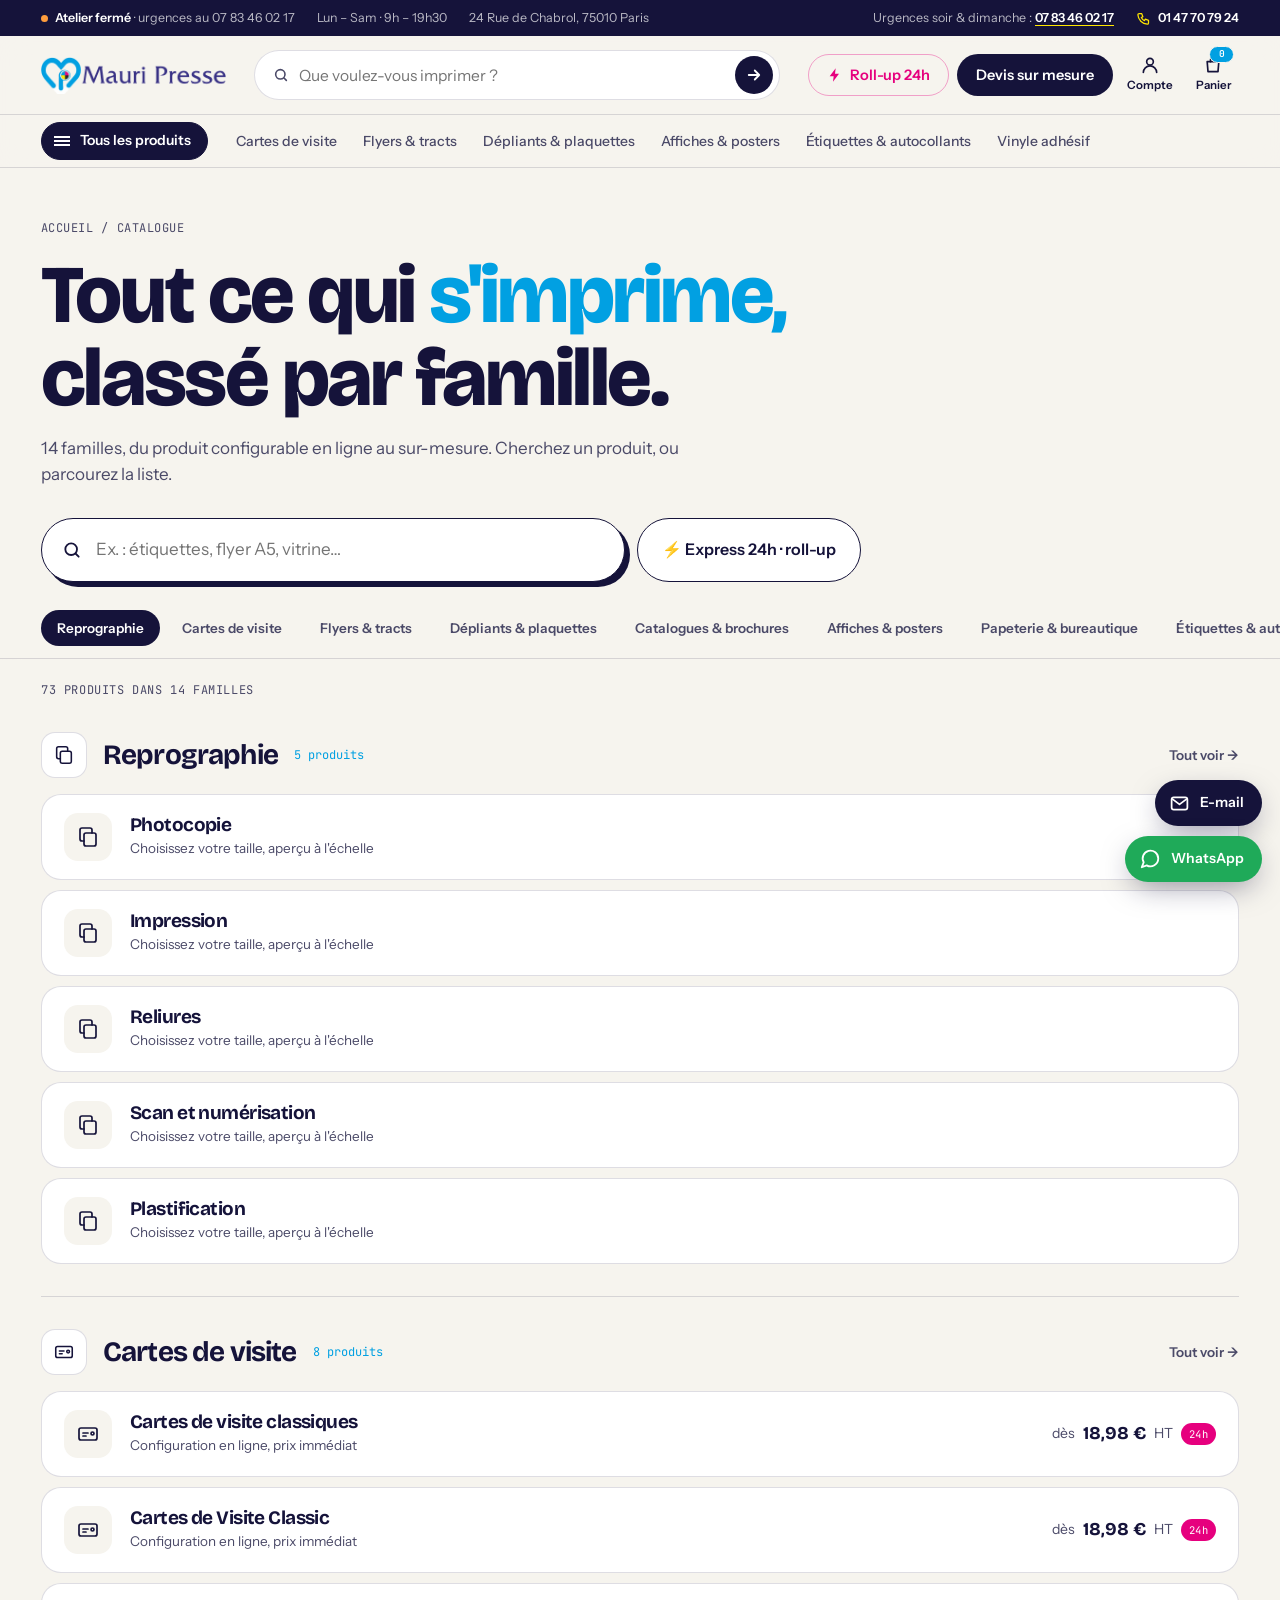
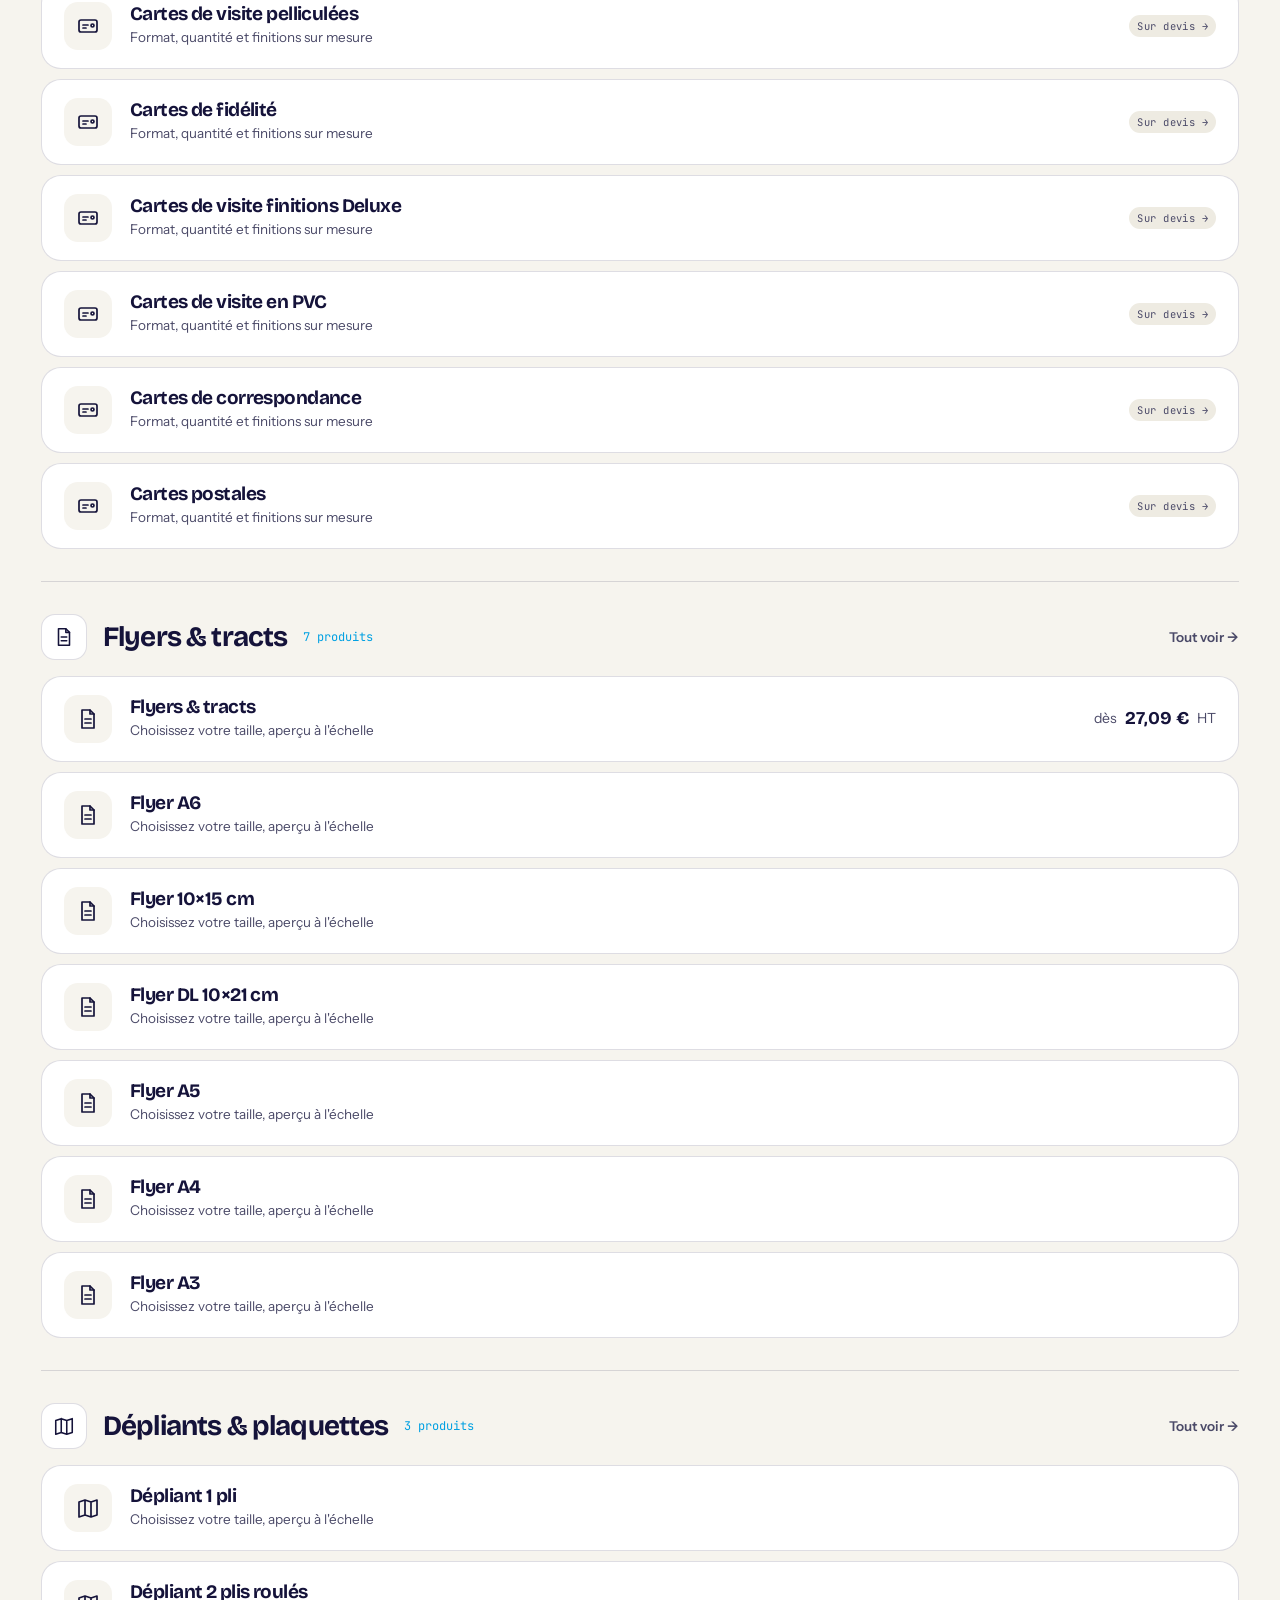
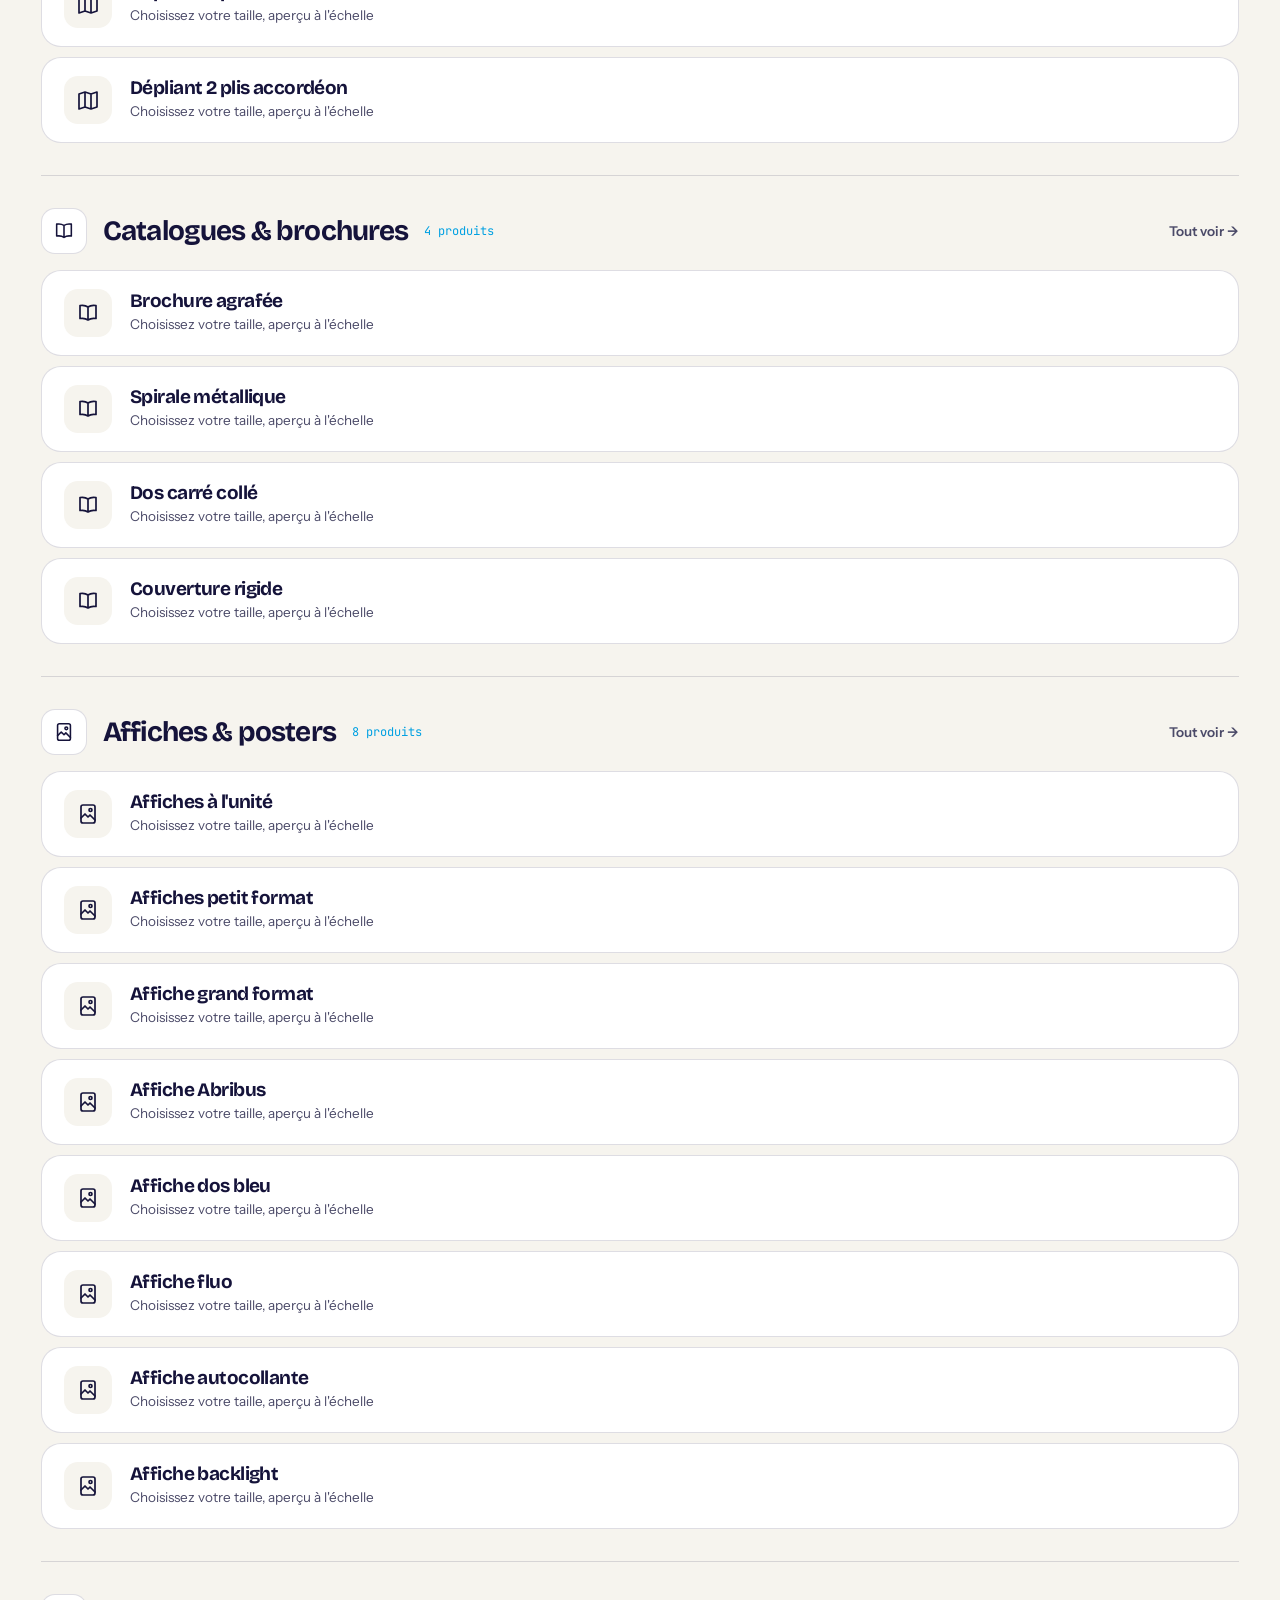
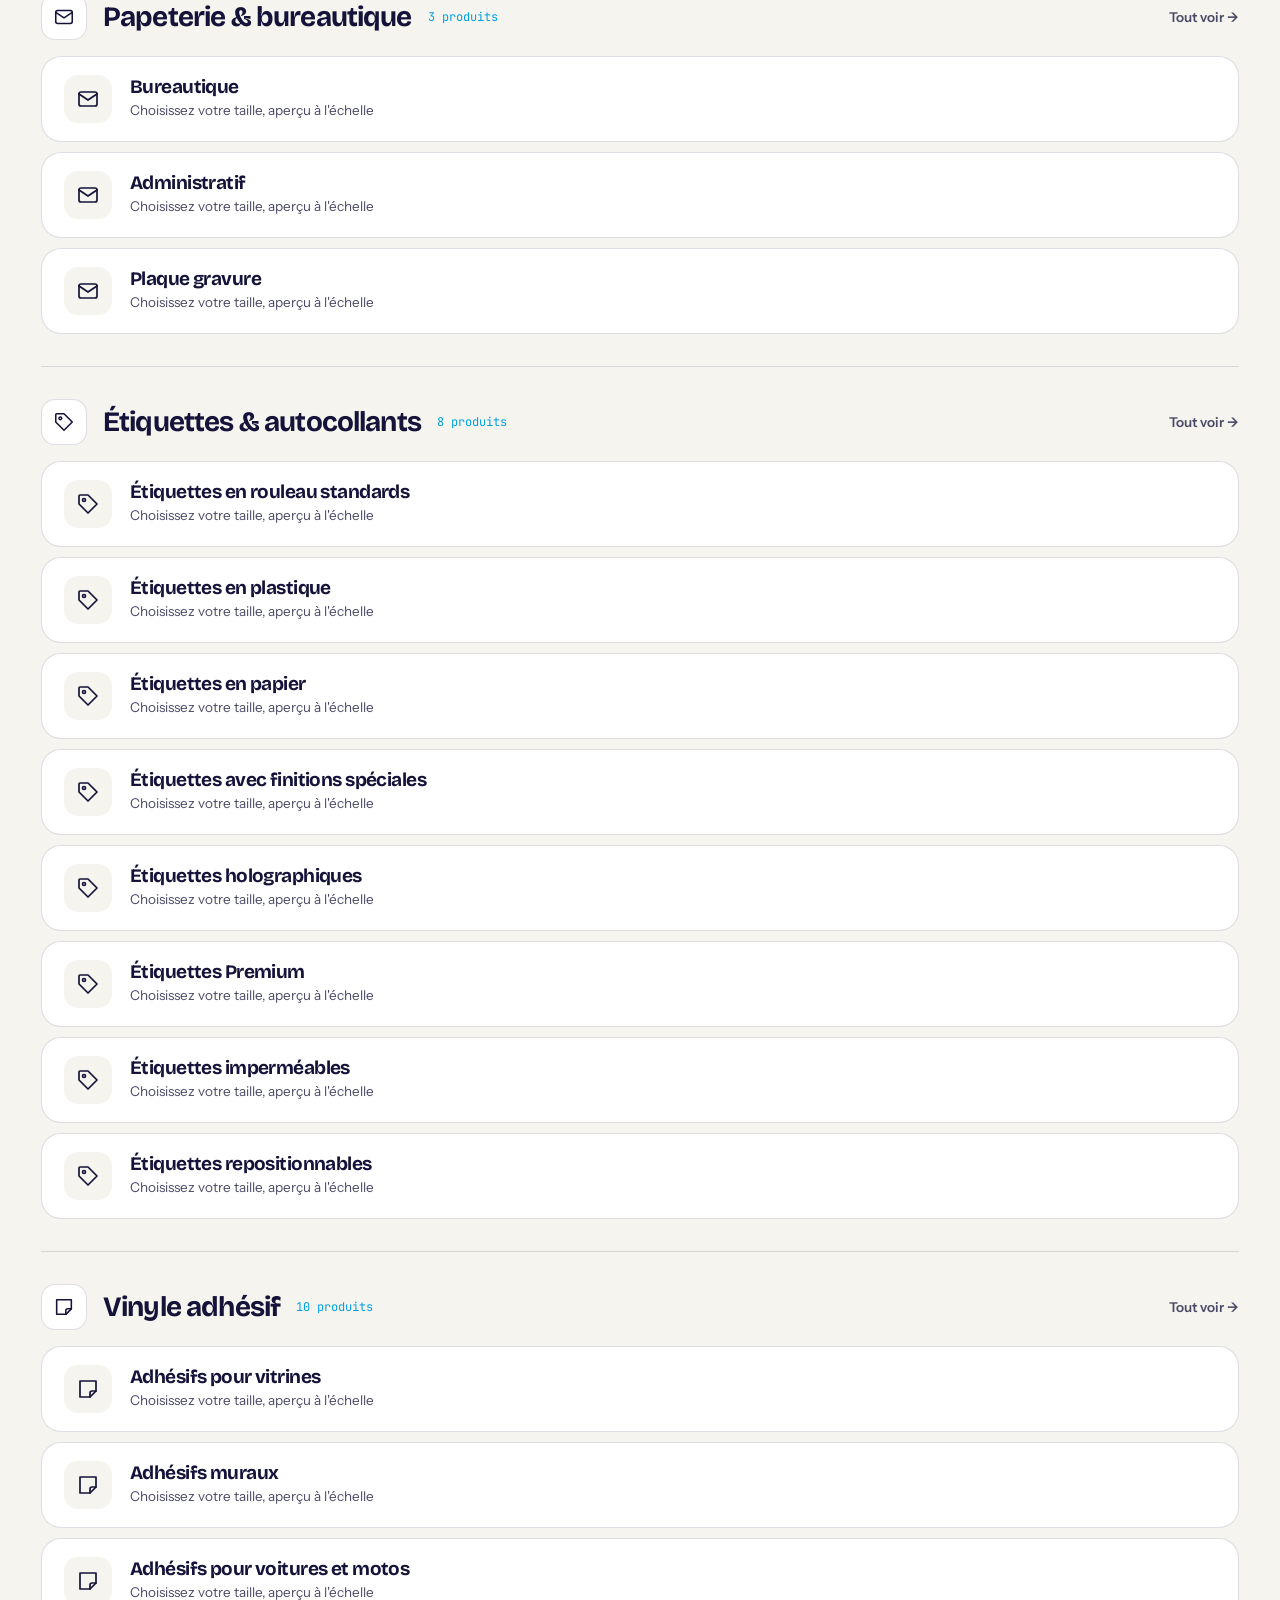
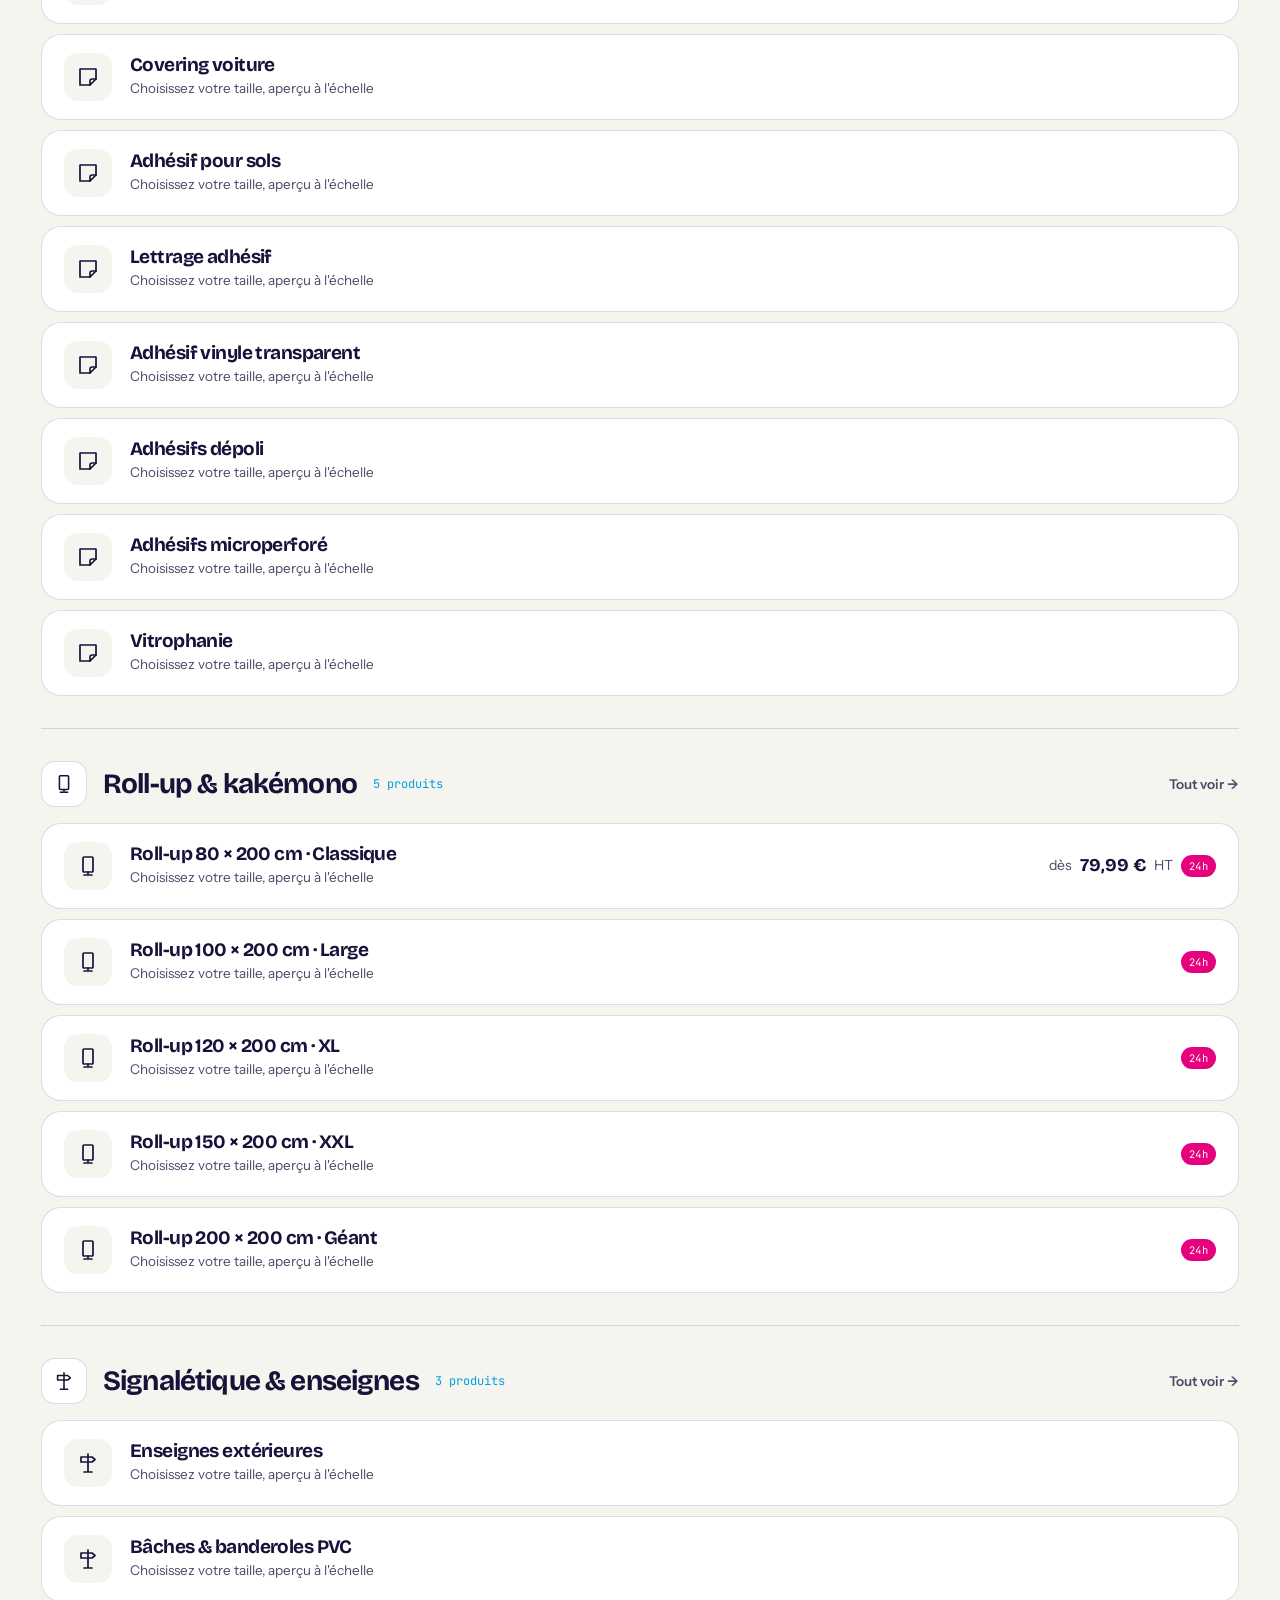
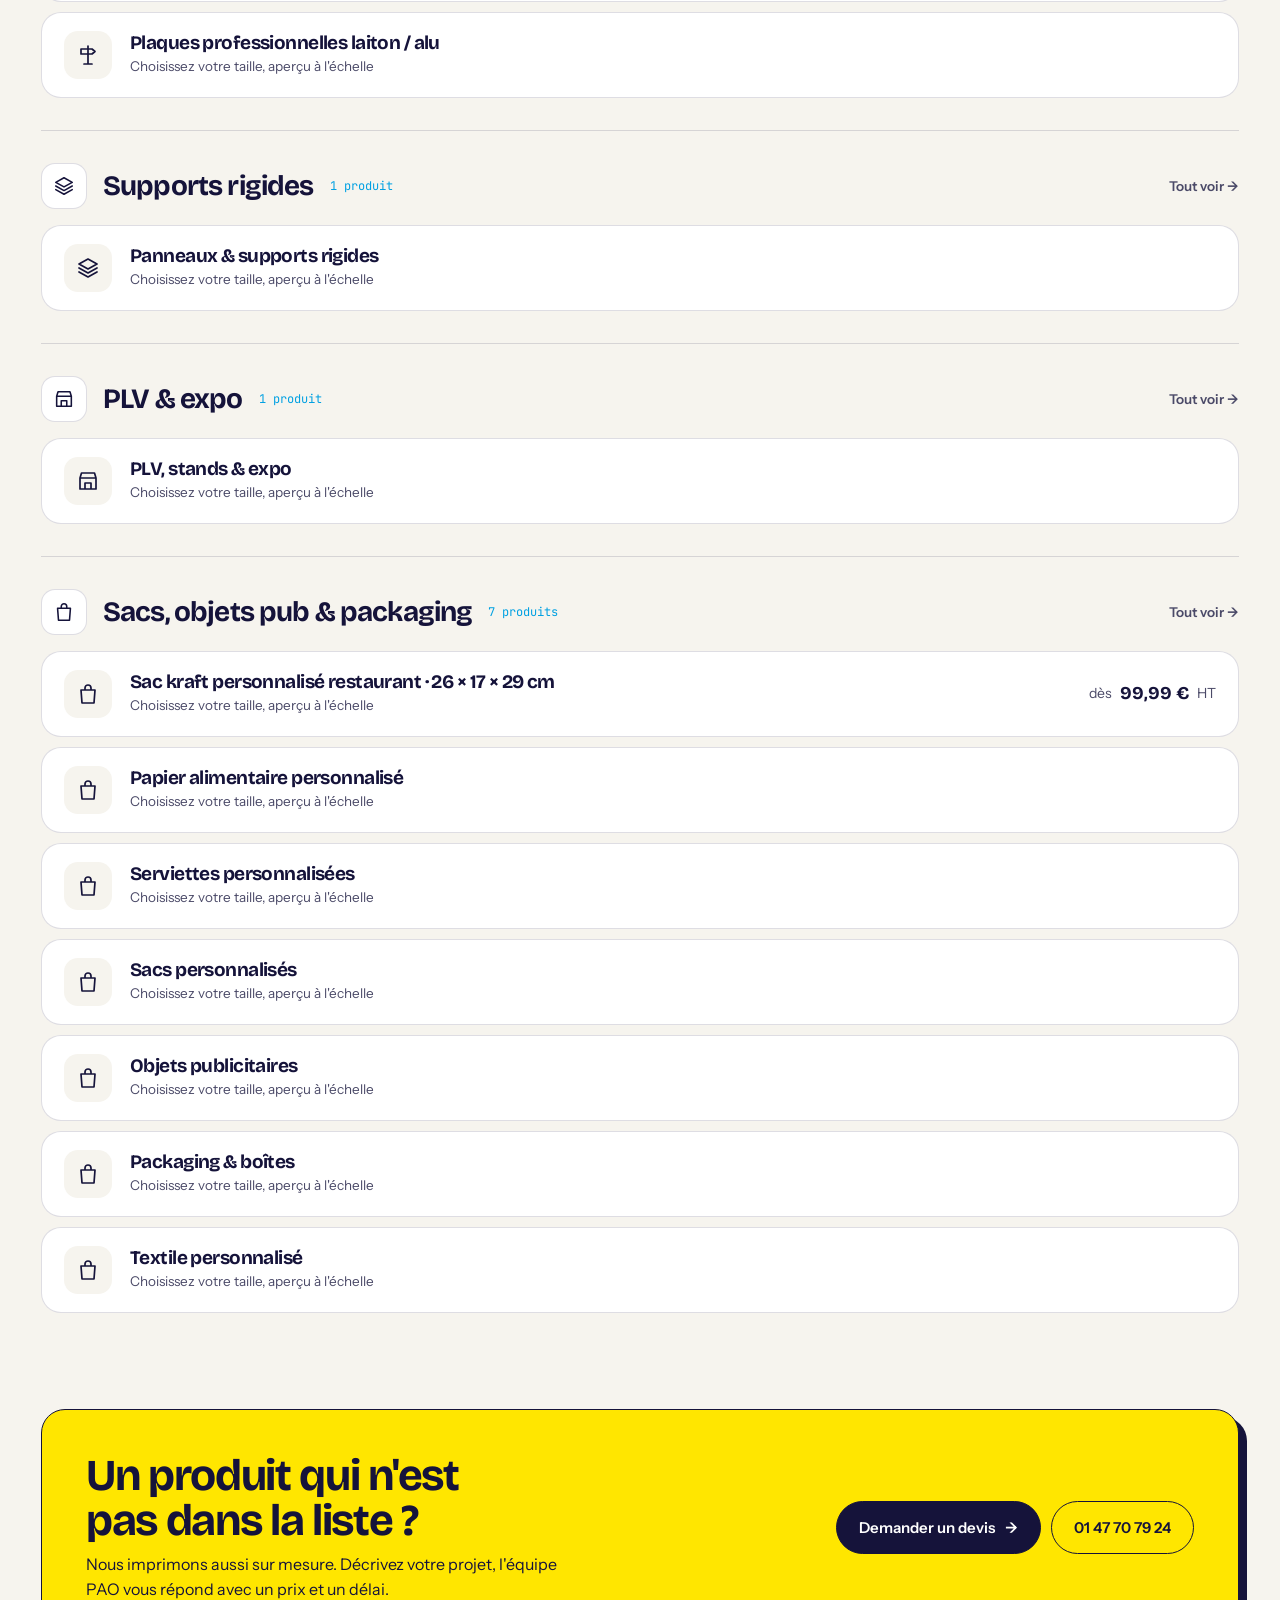
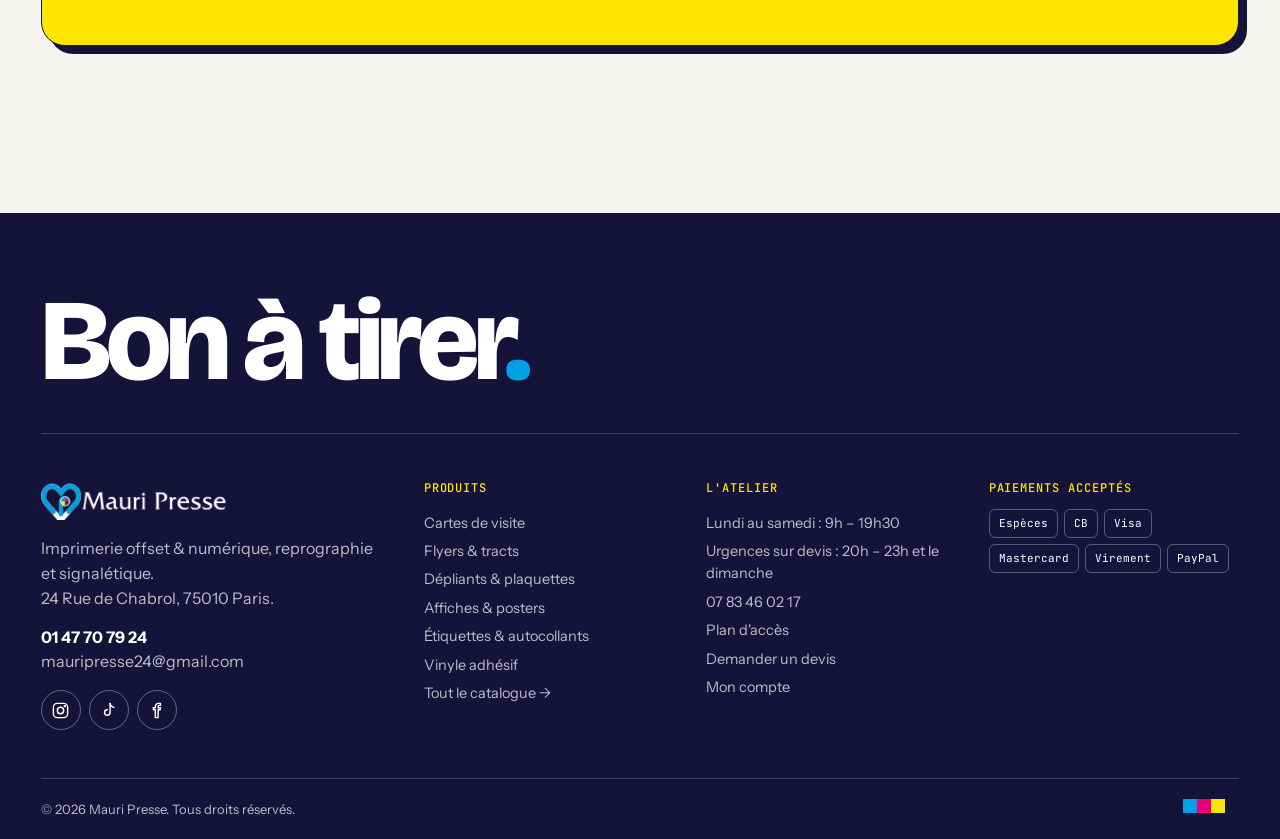
<file: catalogue.html>
<!doctype html>
<html lang="fr">
<head>
<meta charset="utf-8">
<meta name="viewport" content="width=device-width, initial-scale=1">
<title>Catalogue — Tous nos produits d'impression · Mauri Presse</title>
<meta name="description" content="Tout le catalogue Mauri Presse : cartes de visite, flyers, affiches, étiquettes, vinyle adhésif, roll-up, signalétique, reprographie et packaging.">
<link rel="icon" href="assets/img/favicon.ico">
<link rel="preconnect" href="https://fonts.googleapis.com">
<link rel="preconnect" href="https://fonts.gstatic.com" crossorigin>
<link href="https://fonts.googleapis.com/css2?family=Bricolage+Grotesque:opsz,wght@12..96,500;12..96,700;12..96,800&family=Instrument+Sans:wght@400;500;600;700&family=JetBrains+Mono:wght@400;500;600&display=swap" rel="stylesheet">
<link rel="stylesheet" href="assets/style.css?v=202611251511">
</head>
<body>
<div id="site-header"></div>
<script src="assets/pxdata.js?v=202611251511"></script>
<script src="assets/data.js?v=202611251511"></script>
<script src="assets/app.js?v=202611251511"></script>

<main>
  <section class="pagehead pagehead--plain"><div class="wrap">
    <nav class="crumbs" aria-label="Fil d'Ariane"><a href="index.html">Accueil</a><span>/</span><span>Catalogue</span></nav>
    <h1>Tout ce qui <span class="h-accent">s'imprime,</span> classé par famille.</h1>
    <p>14 familles, du produit configurable en ligne au sur-mesure. Cherchez un produit, ou parcourez la liste.</p>

    <div class="cbar">
      <div class="cbar__search">
        <svg width="20" height="20" viewBox="0 0 24 24" fill="none" stroke="currentColor" stroke-width="2.2" stroke-linecap="round" aria-hidden="true"><circle cx="11" cy="11" r="7"/><path d="m20 20-3.5-3.5"/></svg>
        <label class="sr" for="filter">Chercher un produit</label>
        <input id="filter" type="search" placeholder="Ex. : étiquettes, flyer A5, vitrine…" autocomplete="off">
        <button type="button" id="clear" class="cbar__clear" aria-label="Effacer la recherche" hidden>✕</button>
      </div>
      <label class="cbar__x"><input type="checkbox" id="express"><span>⚡ Express 24h · roll-up</span></label>
    </div>
  </div></section>

  <nav class="cnav" aria-label="Aller à une famille" id="cnav"><div class="cnav__track" id="cnav-track"></div></nav>

  <div class="wrap">
    <p class="ccount" id="ccount" aria-live="polite"></p>
    <div id="cgroups"></div>
    <div class="cempty" id="noresult" hidden>
      <h2>Aucun produit trouvé.</h2>
      <p>Nous imprimons aussi sur mesure : décrivez-nous votre projet, l'équipe vous répond avec un prix et un délai.</p>
      <div class="hero__cta"><a class="btn" href="contact.html">Demander un devis <span class="arrow">→</span></a></div>
    </div>
  </div>

  <section class="section section--tight"><div class="wrap">
    <div class="urgent">
      <div>
        <h2>Un produit qui n'est pas dans la liste&nbsp;?</h2>
        <p>Nous imprimons aussi sur mesure. Décrivez votre projet, l'équipe PAO vous répond avec un prix et un délai.</p>
      </div>
      <div class="urgent__cta">
        <a class="btn" href="contact.html">Demander un devis <span class="arrow">→</span></a>
        <a class="btn btn--ghost" href="tel:0147707924">01 47 70 79 24</a>
      </div>
    </div>
  </div></section>
</main>

<script>
(() => {
  const params = new URLSearchParams(location.search);
  const filter = document.getElementById("filter"), express = document.getElementById("express"), clear = document.getElementById("clear");
  const norm = (s) => s.toLowerCase().normalize("NFD").replace(/[̀-ͯ]/g, "");
const row = (it, c) => {
  const k = isConf(it) || !!(typeof it === "object" && (it.f || it.h)), xp = isExpress(it), from = itemFrom(it);
  return `<a class="rrow" href="${itemHref(it)}" data-name="${esc(norm(itemName(it) + " " + c.name))}" data-x="${xp ? 1 : 0}">
    <span class="rrow__ico">${catIcon(c.id)}</span>
    <div><h3>${esc(itemName(it))}</h3><p>${isConf(it) ? "Configuration en ligne, prix immédiat" : k ? "Choisissez votre taille, aperçu à l'échelle" : "Format, quantité et finitions sur mesure"}</p></div>
    <span class="rrow__p">${from ? `dès <b>${eur(from)}</b> HT` : ""}${xp ? '<span class="pill">24h</span>' : ""}${k ? "" : '<span class="pill pill--soft">Sur devis →</span>'}</span>
  </a>`;
};

  document.getElementById("cnav-track").innerHTML = CATS.map((c) => `<a href="#${c.id}" data-nav="${c.id}">${esc(c.name)}</a>`).join("");
  document.getElementById("cgroups").innerHTML = CATS.map((c, i) => `
    <section class="cgroup" id="${c.id}">
      <div class="cgroup__head">
        <span class="cgroup__ico">${catIcon(c.id)}</span>
        <div><h2>${esc(c.name)}</h2><p>${esc(c.blurb)}</p></div>
        <span class="cgroup__n" id="n-${c.id}"></span>
        <a class="cgroup__all" href="categorie.html?c=${c.id}">Tout voir <span class="arrow">→</span></a>
      </div>
      <div class="rlist">${c.items.map((it) => row(it, c)).join("")}</div>
    </section>`).join("");

  const groups = [...document.querySelectorAll(".cgroup")], navLinks = [...document.querySelectorAll("[data-nav]")];
  const totalCount = CATS.reduce((n, c) => n + c.items.length, 0);

  function apply() {
    const q = norm(filter.value.trim()), x = express.checked;
    clear.hidden = !q;
    let visible = 0;
    groups.forEach((g) => {
      let n = 0;
      g.querySelectorAll(".rrow").forEach((r) => {
        const ok = (!q || r.dataset.name.includes(q)) && (!x || r.dataset.x === "1");
        r.style.display = ok ? "" : "none";
        if (ok) n++;
      });
      g.hidden = n === 0;
      g.querySelector(`#n-${g.id}`).textContent = n + " produit" + (n > 1 ? "s" : "");
      document.querySelector(`[data-nav="${g.id}"]`).style.display = n === 0 ? "none" : "";
      visible += n;
    });
    document.getElementById("ccount").textContent = q || x
      ? visible + " produit" + (visible > 1 ? "s" : "") + (x && !q ? " disponibles en express 24h" : " trouvé" + (visible > 1 ? "s" : ""))
      : totalCount + " produits dans 14 familles";
    document.getElementById("noresult").hidden = visible > 0;
    document.getElementById("cgroups").hidden = visible === 0;
  }
  filter.value = params.get("q") || "";
  express.checked = params.get("express") === "1";
  filter.addEventListener("input", apply);
  express.addEventListener("change", apply);
  clear.addEventListener("click", () => { filter.value = ""; apply(); filter.focus(); });
  apply();

  /* La barre des familles colle juste sous l'en-tête, même quand celui-ci se range sur téléphone */
  const cnav = document.getElementById("cnav"), headerEl = document.querySelector(".header");
  const syncTop = () => { cnav.style.top = Math.max(0, headerEl.getBoundingClientRect().bottom) + "px"; };
  window.addEventListener("scroll", () => requestAnimationFrame(syncTop), { passive: true });
  window.addEventListener("resize", syncTop);
  headerEl.addEventListener("transitionend", syncTop);
  syncTop();

  /* Famille active dans la barre de navigation, selon le défilement */
  let current = null;
  const onScroll = () => {
    const y = cnav.getBoundingClientRect().bottom + 4;
    let on = groups.find((g) => !g.hidden && g.getBoundingClientRect().top <= y) || groups.find((g) => !g.hidden);
    for (const g of groups) { if (g.hidden) continue; if (g.getBoundingClientRect().top <= y) on = g; else break; }
    if (on && on !== current) {
      current = on;
      navLinks.forEach((a) => a.classList.toggle("is-on", a.dataset.nav === on.id));
      const link = navLinks.find((a) => a.dataset.nav === on.id);
      if (link) link.scrollIntoView({ block: "nearest", inline: "center", behavior: "smooth" });
    }
  };
  let tick = false;
  window.addEventListener("scroll", () => { if (!tick) { tick = true; requestAnimationFrame(() => { tick = false; onScroll(); }); } }, { passive: true });
  onScroll();
  if (location.hash) { const g = document.getElementById(location.hash.slice(1)); if (g) setTimeout(() => g.scrollIntoView({ block: "start" }), 50); }
})();
</script>
</body>
</html>
</file>
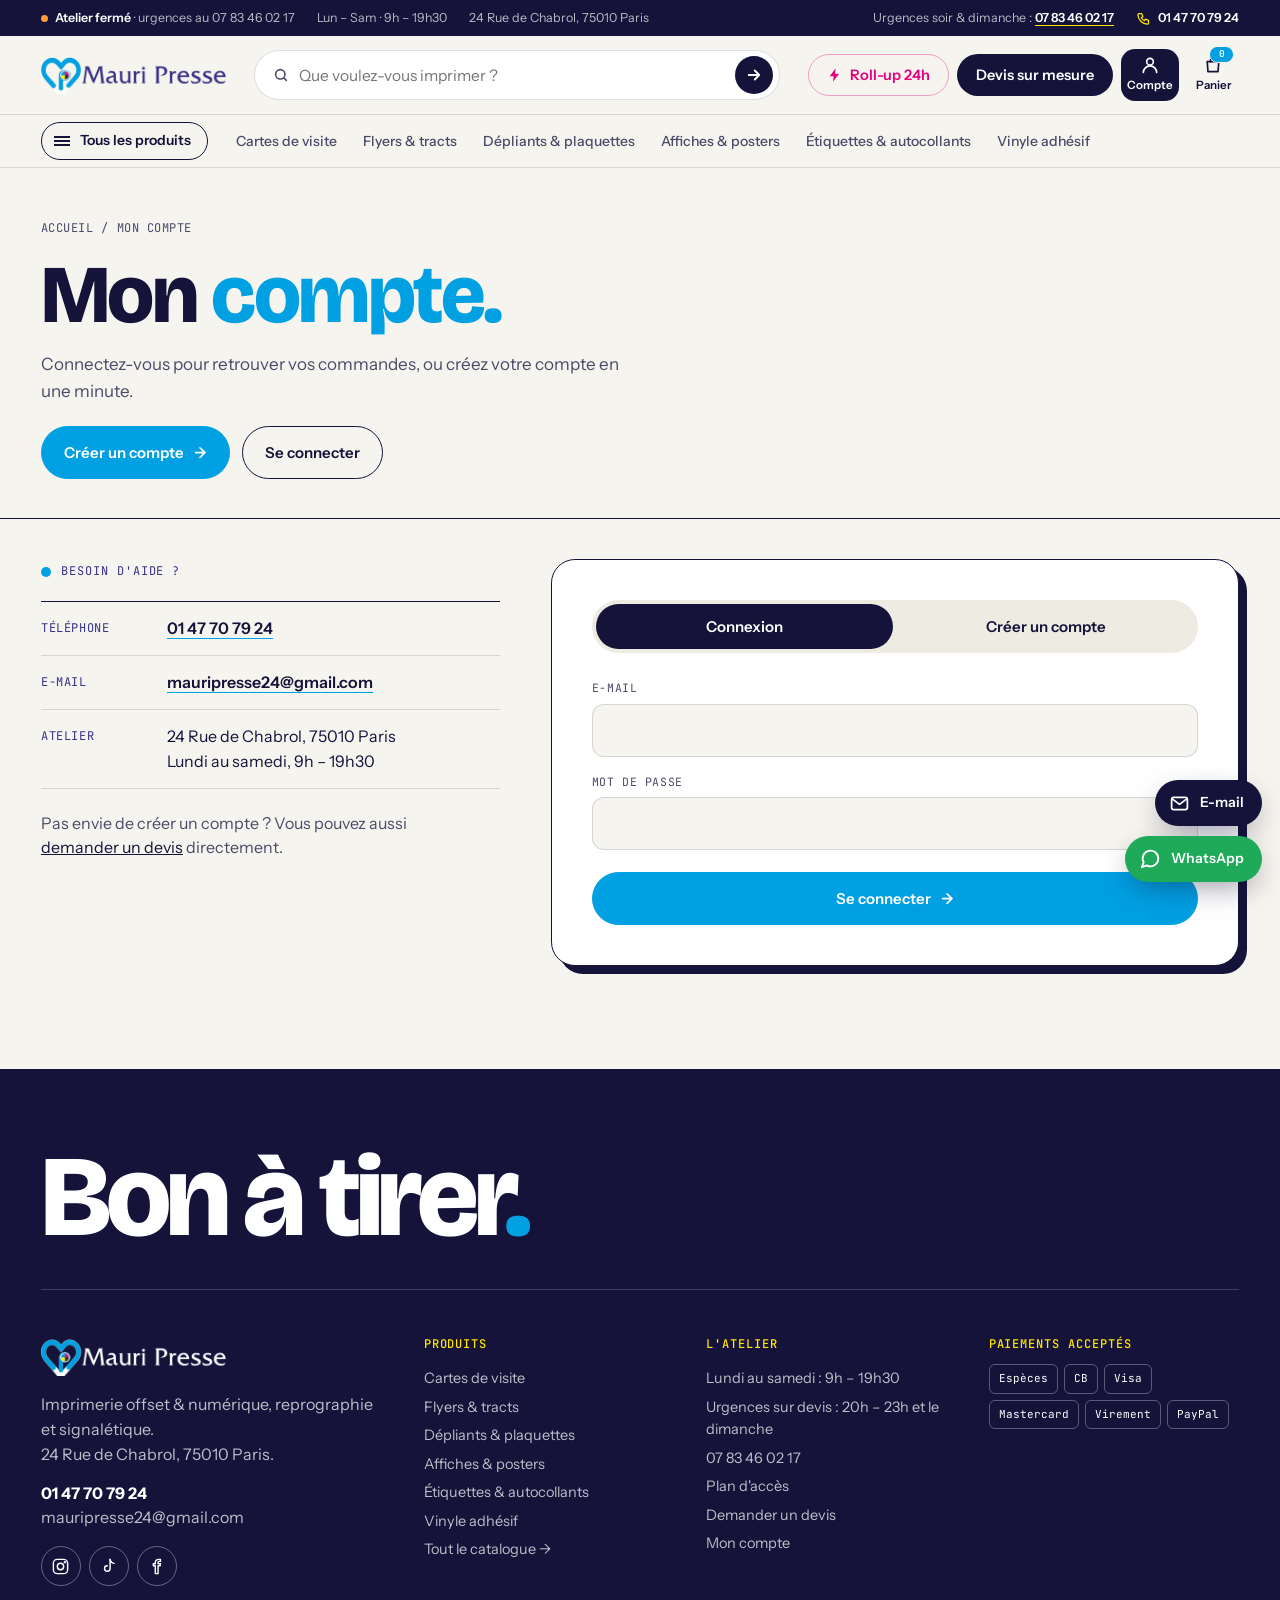
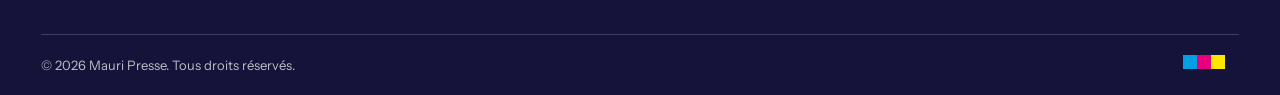
<file: compte.html>
<!doctype html>
<html lang="fr">
<head>
<meta charset="utf-8">
<meta name="viewport" content="width=device-width, initial-scale=1">
<title>Mon compte · Mauri Presse</title>
<link rel="icon" href="assets/img/favicon.ico">
<link rel="preconnect" href="https://fonts.googleapis.com">
<link rel="preconnect" href="https://fonts.gstatic.com" crossorigin>
<link href="https://fonts.googleapis.com/css2?family=Bricolage+Grotesque:opsz,wght@12..96,500;12..96,700;12..96,800&family=Instrument+Sans:wght@400;500;600;700&family=JetBrains+Mono:wght@400;500;600&display=swap" rel="stylesheet">
<link rel="stylesheet" href="assets/style.css?v=202611251511">
</head>
<body>
<div id="site-header"></div>
<script src="assets/pxdata.js?v=202611251511"></script>
<script src="assets/data.js?v=202611251511"></script>
<script src="assets/app.js?v=202611251511"></script>

<main>
  <section class="pagehead"><div class="wrap">
    <nav class="crumbs" aria-label="Fil d'Ariane"><a href="index.html">Accueil</a><span>/</span><span>Mon compte</span></nav>
    <h1>Mon <span class="h-accent">compte.</span></h1>
    <p>Connectez-vous pour retrouver vos commandes, ou créez votre compte en une minute.</p>
    <div class="hero__cta" style="margin-top:22px">
      <a class="btn btn--cyan" id="go-creer" href="#compte-form">Créer un compte <span class="arrow">→</span></a>
      <a class="btn btn--ghost" href="#compte-form">Se connecter</a>
    </div>
  </div></section>

  <div class="wrap contact">
    <div>
      <span class="eyebrow eyebrow--cyan">Besoin d'aide ?</span>
      <div class="info" style="margin-top:18px">
        <div><span class="k">Téléphone</span><span><a href="tel:0147707924">01 47 70 79 24</a></span></div>
        <div><span class="k">E-mail</span><span><a href="mailto:mauripresse24@gmail.com">mauripresse24@gmail.com</a></span></div>
        <div><span class="k">Atelier</span><span>24 Rue de Chabrol, 75010 Paris<br>Lundi au samedi, 9h – 19h30</span></div>
      </div>
      <p style="margin-top:22px;color:var(--ink-soft);max-width:40ch">Pas envie de créer un compte ? Vous pouvez aussi <a href="contact.html" style="text-decoration:underline;color:var(--ink)">demander un devis</a> directement.</p>
    </div>

    <div class="form" id="compte-form">
      <div class="tabs" role="tablist">
        <button role="tab" aria-selected="true" data-tab="login">Connexion</button>
        <button role="tab" aria-selected="false" data-tab="signup">Créer un compte</button>
      </div>

      <form id="login" novalidate>
        <div class="fgrid">
          <label class="field field--full"><span>E-mail</span><input name="email" type="email" required autocomplete="email"></label>
          <label class="field field--full"><span>Mot de passe</span><input name="password" type="password" required autocomplete="current-password"></label>
        </div>
        <button class="btn btn--cyan btn--block" style="margin-top:22px">Se connecter <span class="arrow">→</span></button>
      </form>

      <form id="signup" novalidate hidden>
        <div class="fgrid">
          <label class="field"><span>Nom & prénom *</span><input name="nom" required autocomplete="name"></label>
          <label class="field"><span>Société</span><input name="societe" autocomplete="organization"></label>
          <label class="field"><span>E-mail *</span><input name="email" type="email" required autocomplete="email"></label>
          <label class="field"><span>Téléphone</span><input name="tel" type="tel" autocomplete="tel"></label>
          <label class="field field--full"><span>Mot de passe *</span><input name="password" type="password" required minlength="8" autocomplete="new-password"></label>
        </div>
        <button class="btn btn--cyan btn--block" style="margin-top:22px">Créer mon compte <span class="arrow">→</span></button>
      </form>
      <div class="form__ok" id="ok" role="status"></div>
    </div>

    <div class="form acct" id="espace" hidden></div>
  </div>
</main>

<script>
(() => {
  const tabs = document.querySelectorAll("[data-tab]"), ok = document.getElementById("ok");
  const select = (name) => {
    tabs.forEach((x) => x.setAttribute("aria-selected", x.dataset.tab === name));
    document.getElementById("login").hidden = name !== "login";
    document.getElementById("signup").hidden = name !== "signup";
    ok.classList.remove("is-on");
  };
  tabs.forEach((t) => t.addEventListener("click", () => select(t.dataset.tab)));
  document.getElementById("go-creer").addEventListener("click", () => select("signup"));
  if (new URLSearchParams(location.search).get("onglet") === "creer") select("signup");
  /* Espace client connecté : profil + historique des devis et commandes */
  const espace = document.getElementById("espace"), box = document.getElementById("compte-form");
  const draw = () => {
    const me = Account.current();
    box.hidden = !!me; espace.hidden = !me;
    document.querySelectorAll(".pagehead .hero__cta").forEach((el) => { el.hidden = !!me; });
    if (!me) return;
    const orders = me.orders || [], date = (t) => new Date(t).toLocaleDateString("fr-FR", { day: "numeric", month: "long", year: "numeric" });
    espace.innerHTML = `
      <div class="acct__head"><span class="acct__av">${esc((me.nom || "?").trim()[0].toUpperCase())}</span>
        <div><h2>Bonjour ${esc(me.nom.split(" ")[0])}</h2><p>${esc(me.email)}${me.tel ? " · " + esc(me.tel) : ""}${me.societe ? " · " + esc(me.societe) : ""}</p></div></div>
      <h3>Mes devis et commandes</h3>
      <div class="acct__list">${orders.length ? orders.map((o) => `<div class="acct__order"><b><span>${esc(o.type)} du ${date(o.date)}</span>${o.total ? `<span>${esc(o.total)}</span>` : ""}</b><p>${esc(o.detail || "")}</p></div>`).join("")
        : `<p class="acct__empty">Aucune demande pour l'instant. Vos devis et commandes envoyés depuis ce navigateur apparaîtront ici.</p>`}</div>
      <div class="acct__btns"><a class="btn btn--cyan" href="catalogue.html">Commander <span class="arrow">→</span></a><a class="btn btn--ghost" href="contact.html">Demander un devis</a><button class="btn btn--ghost" type="button" id="logout">Se déconnecter</button></div>`;
    document.getElementById("logout").addEventListener("click", () => { Account.logout(); select("login"); draw(); });
  };
  const run = (id, fn) => document.getElementById(id).addEventListener("submit", async (e) => {
    e.preventDefault();
    const f = e.target;
    ok.classList.remove("is-on", "is-err");
    if (!f.checkValidity()) { f.reportValidity(); return; }
    try { await fn(formData(f)); f.reset(); draw(); }
    catch (err) { ok.textContent = err.message; ok.classList.add("is-on", "is-err"); }
  });
  run("login", (d) => Account.login(d.email, d.password));
  run("signup", (d) => Account.signup(d));
  draw();
})();
</script>
</body>
</html>
</file>
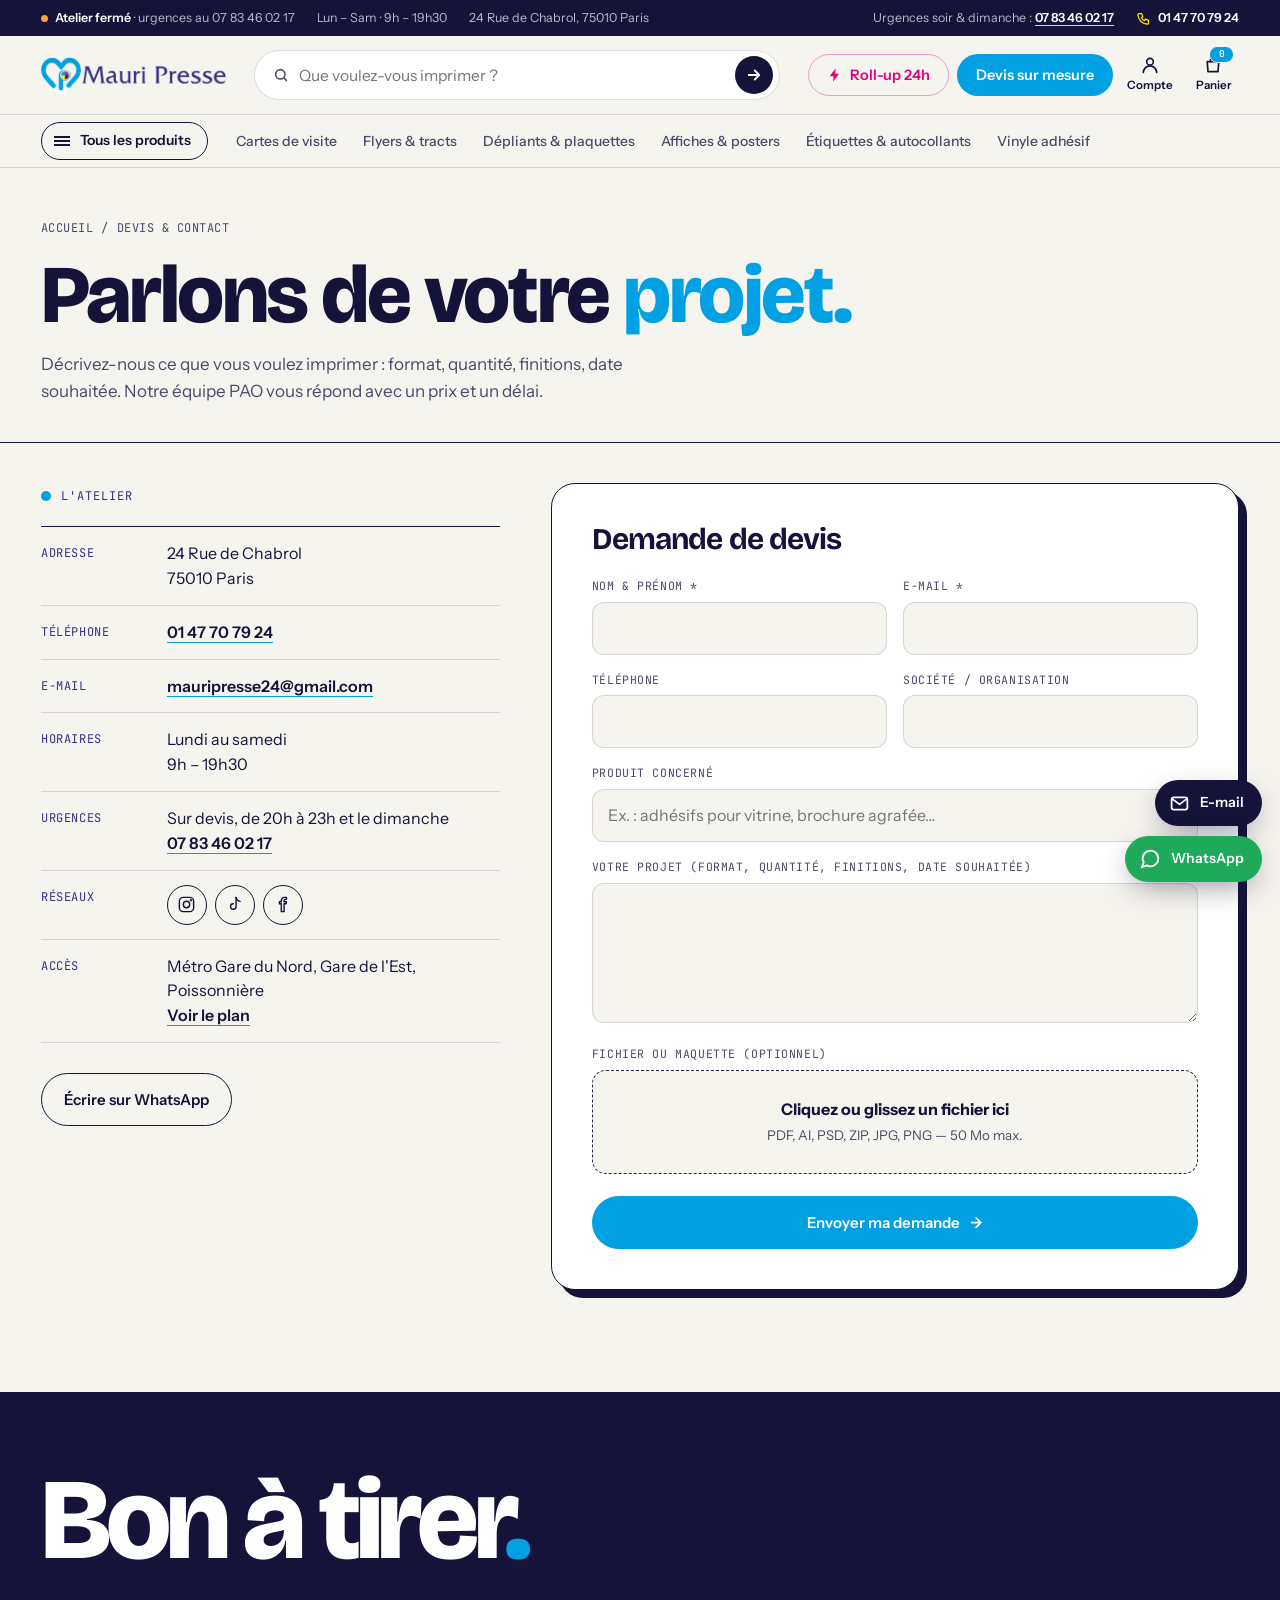
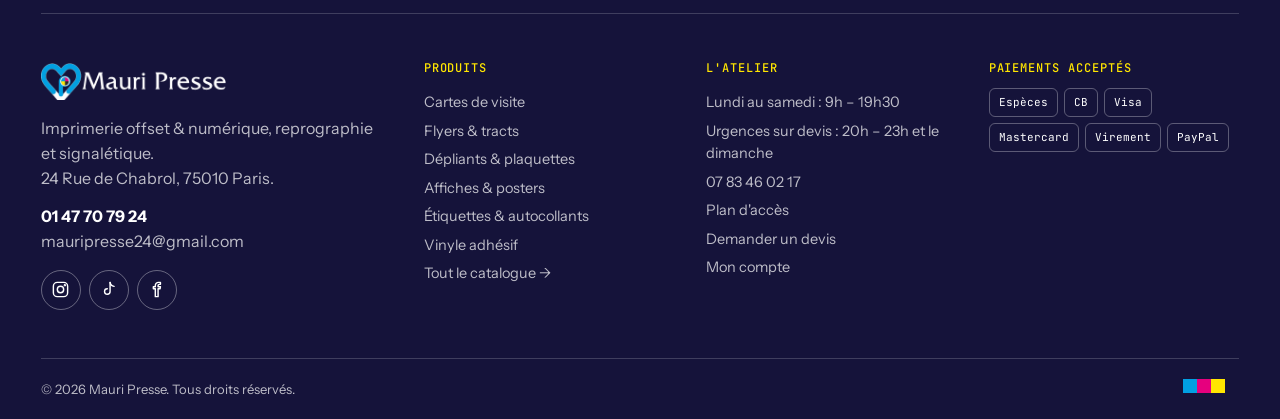
<file: contact.html>
<!doctype html>
<html lang="fr">
<head>
<meta charset="utf-8">
<meta name="viewport" content="width=device-width, initial-scale=1">
<title>Devis sur mesure & contact · Mauri Presse</title>
<meta name="description" content="Demandez un devis d'impression personnalisé à Mauri Presse, imprimerie à Paris 10e. Réponse rapide de notre équipe PAO.">
<link rel="icon" href="assets/img/favicon.ico">
<link rel="preconnect" href="https://fonts.googleapis.com">
<link rel="preconnect" href="https://fonts.gstatic.com" crossorigin>
<link href="https://fonts.googleapis.com/css2?family=Bricolage+Grotesque:opsz,wght@12..96,500;12..96,700;12..96,800&family=Instrument+Sans:wght@400;500;600;700&family=JetBrains+Mono:wght@400;500;600&display=swap" rel="stylesheet">
<link rel="stylesheet" href="assets/style.css?v=202611251511">
</head>
<body>
<div id="site-header"></div>
<script src="assets/pxdata.js?v=202611251511"></script>
<script src="assets/data.js?v=202611251511"></script>
<script src="assets/app.js?v=202611251511"></script>

<main>
  <section class="pagehead"><div class="wrap">
    <nav class="crumbs" aria-label="Fil d'Ariane"><a href="index.html">Accueil</a><span>/</span><span>Devis & contact</span></nav>
    <h1>Parlons de votre <span class="h-accent">projet.</span></h1>
    <p>Décrivez-nous ce que vous voulez imprimer : format, quantité, finitions, date souhaitée. Notre équipe PAO vous répond avec un prix et un délai.</p>
  </div></section>

  <div class="wrap contact">
    <div class="quick mob">
      <a class="btn" href="tel:0147707924">Appeler l'atelier</a>
      <a class="btn btn--ghost" href="https://api.whatsapp.com/send?phone=33783460217&text=Bonjour%20Mauri%20Presse" target="_blank" rel="noopener">WhatsApp</a>
    </div>
    <div>
      <span class="eyebrow eyebrow--cyan">L'atelier</span>
      <div class="info" style="margin-top:18px">
        <div><span class="k">Adresse</span><span>24 Rue de Chabrol<br>75010 Paris</span></div>
        <div><span class="k">Téléphone</span><span><a href="tel:0147707924">01 47 70 79 24</a></span></div>
        <div><span class="k">E-mail</span><span><a href="mailto:mauripresse24@gmail.com">mauripresse24@gmail.com</a></span></div>
        <div><span class="k">Horaires</span><span>Lundi au samedi<br>9h – 19h30</span></div>
        <div><span class="k">Urgences</span><span>Sur devis, de 20h à 23h et le dimanche<br><a href="tel:0783460217">07 83 46 02 17</a></span></div>
        <div><span class="k">Réseaux</span><span class="sdots sdots--ink" data-social="dots"></span></div>
        <div><span class="k">Accès</span><span>Métro Gare du Nord, Gare de l'Est, Poissonnière<br><a href="index.html#acces">Voir le plan</a></span></div>
      </div>
      <div class="hero__cta">
        <a class="btn btn--ghost" href="https://api.whatsapp.com/send?phone=33783460217&text=Bonjour%20Mauri%20Presse" target="_blank" rel="noopener">Écrire sur WhatsApp</a>
      </div>
    </div>

    <form class="form" id="devis" novalidate>
      <h2>Demande de devis</h2>
      <div class="fgrid">
        <label class="field"><span>Nom & prénom *</span><input name="nom" required autocomplete="name"></label>
        <label class="field"><span>E-mail *</span><input name="email" type="email" required autocomplete="email"></label>
        <label class="field"><span>Téléphone</span><input name="tel" type="tel" autocomplete="tel"></label>
        <label class="field"><span>Société / organisation</span><input name="societe" autocomplete="organization"></label>
        <label class="field field--full"><span>Produit concerné</span><input name="produit" id="f-produit" placeholder="Ex. : adhésifs pour vitrine, brochure agrafée…"></label>
        <label class="field field--full"><span>Votre projet (format, quantité, finitions, date souhaitée)</span><textarea name="message" id="f-message"></textarea></label>
        <div class="field field--full">
          <span>Fichier ou maquette (optionnel)</span>
          <label class="drop" id="drop"><input type="file" name="fichier" id="file" accept=".pdf,.ai,.psd,.zip,.jpg,.jpeg,.png"><b id="drop-label">Cliquez ou glissez un fichier ici</b><small>PDF, AI, PSD, ZIP, JPG, PNG — 50 Mo max.</small></label>
        </div>
      </div>
      <button class="btn btn--cyan btn--block" style="margin-top:22px">Envoyer ma demande <span class="arrow">→</span></button>
      <div class="form__ok" id="ok" role="status"></div>
    </form>
  </div>
</main>

<script>
(() => {
  const params = new URLSearchParams(location.search);
  if (params.get("produit")) document.getElementById("f-produit").value = params.get("produit");
  if (params.get("panier") && window.Cart) {
    const c = Cart.get();
    if (c.length) {
      document.getElementById("f-produit").value = "Commande panier";
      document.getElementById("f-message").value = c.map((l) => `• ${l.name} — ${l.detail} — ${eur(l.price)} HT`).join("\n");
    }
  }
  const drop = document.getElementById("drop"), file = document.getElementById("file"), label = document.getElementById("drop-label");
  const show = () => { if (file.files[0]) label.textContent = file.files[0].name; };
  file.addEventListener("change", show);
  ["dragover", "dragenter"].forEach((ev) => drop.addEventListener(ev, (e) => { e.preventDefault(); drop.classList.add("is-over"); }));
  ["dragleave", "drop"].forEach((ev) => drop.addEventListener(ev, (e) => { e.preventDefault(); drop.classList.remove("is-over"); }));
  drop.addEventListener("drop", (e) => { if (e.dataTransfer.files.length) { file.files = e.dataTransfer.files; show(); } });

  /* Client connecté : coordonnées pré-remplies */
  const me = Account.current(), f = document.getElementById("devis");
  if (me) [["nom", me.nom], ["email", me.email], ["tel", me.tel], ["societe", me.societe]].forEach(([k, v]) => { if (v && !f[k].value) f[k].value = v; });
  /* Configuration venant d'une page produit (taille, options…) */
  if (params.get("config")) document.getElementById("f-message").value = params.get("config").split(" | ").join("\n") + "\n\n";

  /* Commande depuis le panier */
  const cart = params.get("panier") && window.Cart ? Cart.get() : [];
  const order = cart.length > 0, btn = f.querySelector("button");
  const cartHT = cart.reduce((s, l) => s + l.price, 0);
  const pays = [{ id: "atelier", label: "Au retrait à l'atelier", hint: "CB ou espèces, 24 rue de Chabrol" }];
  if (SHOP.pay.stripe) pays.push({ id: "carte", label: "Carte bancaire en ligne", hint: "Paiement sécurisé Stripe" });
  if (SHOP.pay.paypal) pays.push({ id: "paypal", label: "PayPal", hint: "Compte PayPal ou carte" });
  if (order) {
    f.querySelector("h2").textContent = "Finaliser ma commande";
    btn.innerHTML = `Envoyer ma commande · ${eur(cartHT * 1.2)} TTC <span class="arrow">→</span>`;
    btn.insertAdjacentHTML("beforebegin", `<div class="paysum"><div><span>Total HT</span><span>${eur(cartHT)}</span></div><div><span>TVA (20 %)</span><span>${eur(cartHT * 0.2)}</span></div><div class="paysum__ttc"><span>Total TTC à payer</span><b>${eur(cartHT * 1.2)}</b></div></div>
      <div class="field field--full" style="margin-top:20px"><span>Paiement</span><div class="opts">${pays.map((p, i) => `
      <label class="opt"><input type="radio" name="paiement" value="${p.label}" data-pay="${p.id}" ${i === 0 ? "checked" : ""}><span><b>${p.label}</b><small>${p.hint}</small></span></label>`).join("")}</div></div>
      <p class="form__pay">L'atelier vérifie vos fichiers avant impression. ${pays.length > 1 ? "Le paiement en ligne s'ouvre juste après l'envoi de la commande." : "Vous réglez au retrait, ou par le lien de paiement que l'atelier vous envoie."}</p>`);
  }

  /* Récapitulatif affiché à la fin : la demande reste sous les yeux du client */
  const LABELS = { nom: "Nom", email: "E-mail", tel: "Téléphone", societe: "Société", produit: "Produit", message: "Projet", total: "Total", paiement: "Paiement" };
  function recap(d, num, sent, payId) {
    const lines = Object.keys(LABELS).filter((k) => d[k]).map((k) => [LABELS[k], d[k]]);
    if (file.files[0]) lines.push(["Fichier", file.files[0].name + (fileAuto(file.files[0]) ? " (joint à l'e-mail)" : " (à nous envoyer, voir ci-dessous)")]);
    const body = `${order ? "Commande" : "Demande de devis"} ${num}\n\n` + lines.map(([k, v]) => `${k} : ${v}`).join("\n");
    const mailto = `mailto:${SHOP.mail}?subject=${encodeURIComponent((order ? "Commande " : "Demande de devis ") + num)}&body=${encodeURIComponent(body.slice(0, 1800))}`;
    const total = order ? cartHT * 1.2 : 0;
    const payBtn = payId === "paypal" ? `<a class="btn btn--cyan" href="https://www.paypal.com/paypalme/${encodeURIComponent(SHOP.pay.paypal)}/${total.toFixed(2)}EUR" target="_blank" rel="noopener">Payer ${eur(total)} avec PayPal <span class="arrow">→</span></a>`
      : payId === "carte" ? `<a class="btn btn--cyan" href="${SHOP.pay.stripe}${SHOP.pay.stripe.includes("?") ? "&" : "?"}prefilled_email=${encodeURIComponent(d.email)}&client_reference_id=${encodeURIComponent(num)}" target="_blank" rel="noopener">Payer ${eur(total)} par carte <span class="arrow">→</span></a>` : "";
    f.hidden = true;
    f.insertAdjacentHTML("afterend", `<div class="form qdone" id="qdone">
      <span class="qdone__badge${sent ? "" : " is-warn"}">${sent ? "✓ Envoyé à l'atelier" : "⚠ Envoi automatique indisponible"}</span>
      <h2>${order ? "Votre commande" : "Votre demande de devis"} <span>${num}</span></h2>
      <p class="qdone__lead">${sent ? (order ? "L'atelier a bien reçu votre commande : nous vous recontactons pour confirmer." : "L'atelier a bien reçu votre demande et vous répond avec un prix et un délai, en général dans la journée.") + ` Une copie est enregistrée${me ? " dans votre compte" : ""}.`
        : "Votre demande n'a pas pu partir automatiquement. Cliquez sur « Envoyer par e-mail » : le message est déjà rédigé, il suffit de l'envoyer."}</p>
      <dl class="qdone__list">${lines.map(([k, v]) => `<div><dt>${esc(k)}</dt><dd>${esc(v)}</dd></div>`).join("")}</dl>
      ${fileShareHTML(file.files[0], num)}
      <div class="qdone__btns">${payBtn}${sent ? "" : `<a class="btn btn--cyan" href="${mailto}">Envoyer par e-mail <span class="arrow">→</span></a>`}
        <button class="btn btn--ghost" type="button" onclick="window.print()">Imprimer / PDF</button>
        ${me ? '<a class="btn btn--ghost" href="compte.html">Mon compte</a>' : ""}<a class="btn btn--ghost" href="contact.html">Nouvelle demande</a></div>
      <p class="qdone__help">Une question ? <a href="tel:0147707924">01 47 70 79 24</a> · <a href="${SHOP.wa}" target="_blank" rel="noopener">WhatsApp</a></p>
    </div>`);
    bindFileShare(document.getElementById("qdone"), file.files[0], num);
    document.getElementById("qdone").scrollIntoView({ behavior: "smooth", block: "start" });
  }

  f.addEventListener("submit", async (e) => {
    e.preventDefault();
    const ok = document.getElementById("ok");
    if (!f.checkValidity()) { f.reportValidity(); return; }
    const d = formData(f), label = btn.innerHTML, payId = (f.querySelector("[data-pay]:checked") || {}).dataset?.pay;
    const now = new Date(), num = "MP-" + now.toISOString().slice(2, 10).replace(/-/g, "") + "-" + String(Math.floor(Math.random() * 9000) + 1000);
    d.numero = num;
    if (order) d.total = `${eur(cartHT)} HT · ${eur(cartHT * 1.2)} TTC`;
    btn.disabled = true; btn.textContent = "Envoi en cours… (quelques secondes)";
    ok.classList.remove("is-on", "is-err");
    let sent = true;
    try { await sendMail((order ? "Nouvelle commande " : "Demande de devis ") + num + " — " + d.nom, d, file.files[0]); }
    catch (err) { sent = false; }
    Account.addOrder({ type: (order ? "Commande " : "Devis ") + num, detail: (d.produit ? d.produit + " — " : "") + d.message, total: d.total });
    if (order && sent) { localStorage.removeItem("mp_cart"); Cart.render(); }
    btn.disabled = false; btn.innerHTML = label;
    recap(d, num, sent, payId);
  });
})();
</script>
</body>
</html>
</file>
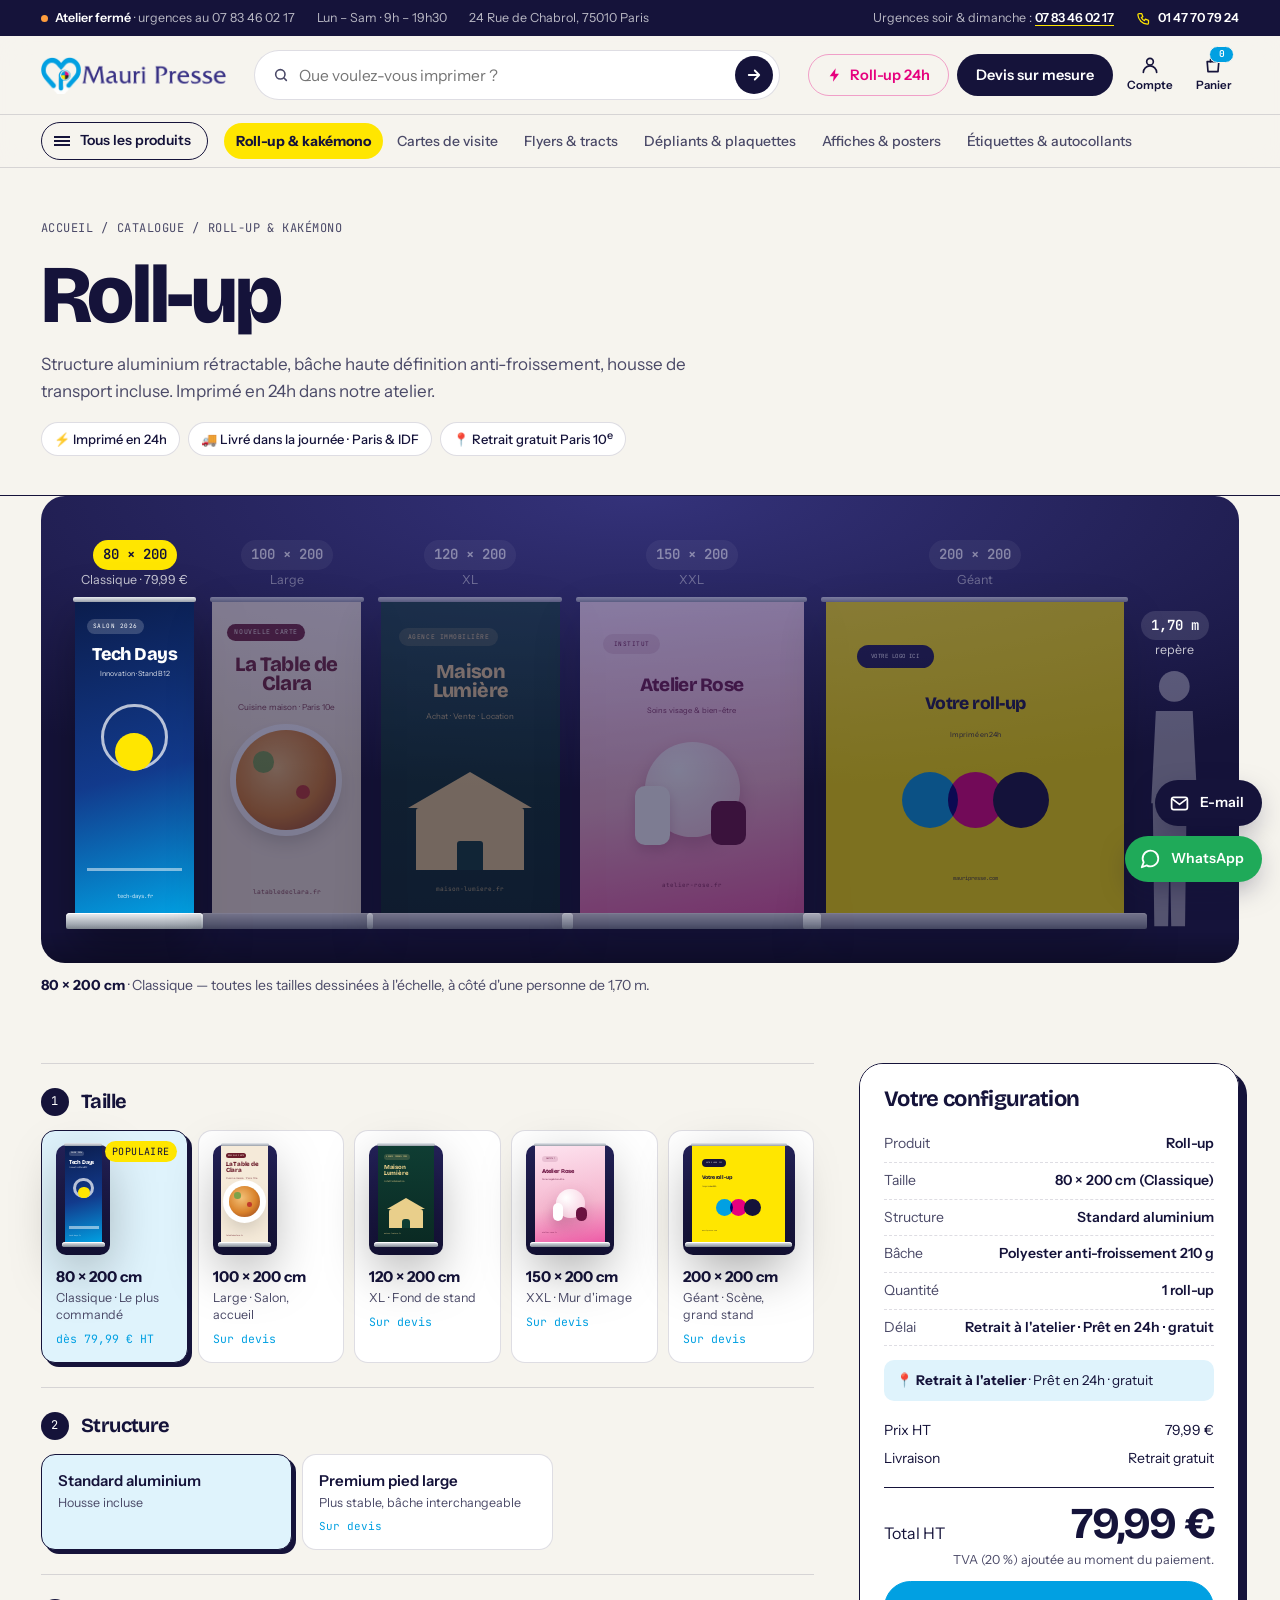
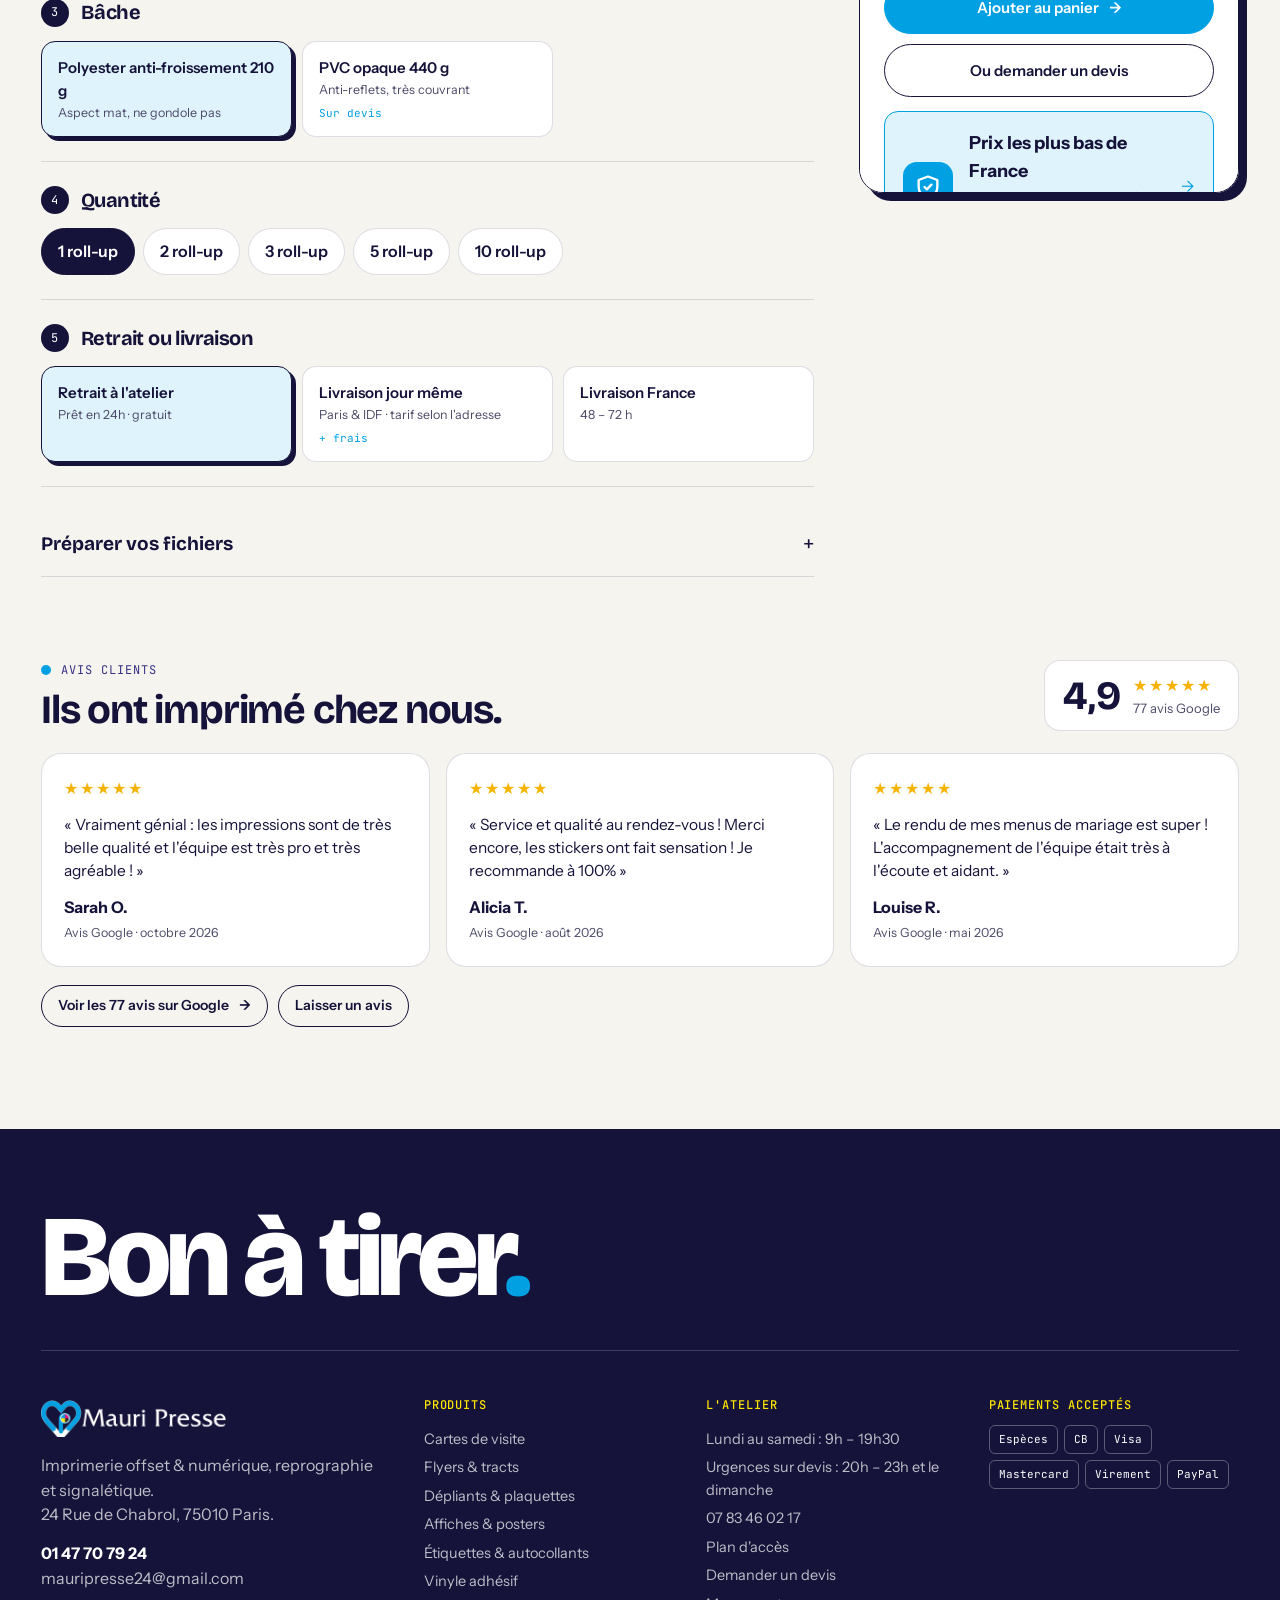
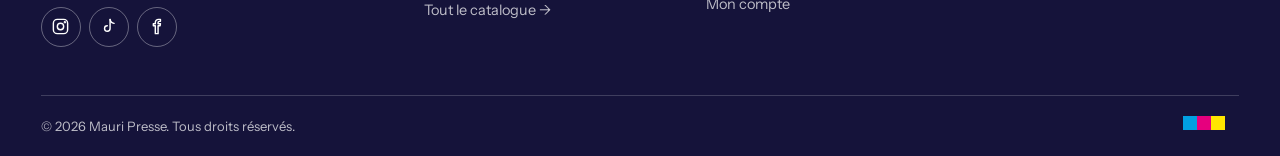
<file: format.html>
<!doctype html>
<html lang="fr">
<head>
<meta charset="utf-8">
<meta name="viewport" content="width=device-width, initial-scale=1">
<title>Choisir sa taille · Mauri Presse</title>
<meta name="description" content="Roll-up, flyers et dépliants : choisissez votre taille avec un aperçu à l'échelle, vos options et votre délai. Imprimé à Paris 10e.">
<link rel="icon" href="assets/img/favicon.ico">
<link rel="preconnect" href="https://fonts.googleapis.com">
<link rel="preconnect" href="https://fonts.gstatic.com" crossorigin>
<link href="https://fonts.googleapis.com/css2?family=Bricolage+Grotesque:opsz,wght@12..96,500;12..96,700;12..96,800&family=Instrument+Sans:wght@400;500;600;700&family=JetBrains+Mono:wght@400;500;600&display=swap" rel="stylesheet">
<link rel="stylesheet" href="assets/style.css?v=202611251511">
</head>
<body>
<div id="site-header"></div>
<script src="assets/pxdata.js?v=202611251511"></script>
<script src="assets/data.js?v=202611251511"></script>
<script src="assets/app.js?v=202611251511"></script>

<main>
  <section class="pagehead"><div class="wrap">
    <nav class="crumbs" aria-label="Fil d'Ariane"><a href="index.html">Accueil</a><span>/</span><a href="catalogue.html">Catalogue</a><span>/</span><a id="crumb-cat" href="catalogue.html"></a></nav>
    <h1 id="f-name"></h1>
    <p id="f-desc"></p>
    <div class="badges" id="f-badges"></div>
  </div></section>

  <!-- Aperçu à l'échelle, sur toute la largeur -->
  <div class="wrap fz">
    <div class="fz__stage" id="fz-stage"></div>
    <p class="fz__note" id="fz-note"></p>
  </div>

  <div class="wrap config">
    <div>

      <section class="og">
        <div class="og__head"><span class="og__n">1</span><h3>Taille</h3><span class="og__val" id="size-val"></span></div>
        <div class="sizes" id="sizes" role="radiogroup" aria-label="Taille"></div>
      </section>

      <form id="options"></form>

      <section class="og">
        <div class="og__head"><span class="og__n" id="qty-n"></span><h3 id="qty-h">Quantité</h3></div>
        <div class="chips-q" id="qty"></div>
      </section>

      <section class="og" id="deliv-sec">
        <div class="og__head"><span class="og__n" id="deliv-n"></span><h3>Retrait ou livraison</h3></div>
        <div class="opts" id="deliv"></div>
      </section>

      <section class="og">
        <details class="faq"><summary>Préparer vos fichiers</summary><div>
          <ul>
            <li>Format PDF de préférence (AI, PSD, JPG et PNG acceptés), à la taille choisie.</li>
            <li>Résolution 300 DPI pour les flyers et dépliants, 150 DPI suffisent pour un roll-up.</li>
            <li>Prévoyez 3 mm de fonds perdus (roll-up : 10 cm de plus en bas, cachés dans le pied).</li>
          </ul>
          <p style="margin-top:10px">Pas de fichier ? Nos graphistes créent votre maquette sur mesure : précisez-le dans votre demande.</p>
        </div></details>
      </section>
    </div>

    <aside class="recap" aria-live="polite">
      <h3>Votre configuration</h3>
      <dl id="recap-list"></dl>
      <div class="recap__date" id="recap-date"></div>
      <div id="recap-price"></div>
      <button class="btn btn--cyan btn--block" id="go" type="button"></button>
      <a class="btn btn--ghost btn--block" id="go-devis" style="margin-top:10px" hidden>Ou demander un devis</a>
      <a class="guarantee guarantee--big" id="guarantee-link" href="garantie.html">
        <span class="guarantee__ico"><svg width="22" height="22" viewBox="0 0 24 24" fill="none" stroke="currentColor" stroke-width="2" stroke-linecap="round" stroke-linejoin="round"><path d="M12 3 4 6v6c0 5 3.5 8 8 9 4.5-1 8-4 8-9V6z"/><path d="m9 12 2 2 4-4"/></svg></span>
        <span><b>Prix les plus bas de France</b><small>Trouvé moins cher ailleurs ? On vous fait -5 % sur votre commande.</small></span>
        <span class="arrow">→</span>
      </a>
      <ul class="assure"><li>Devis gratuit, réponse rapide</li><li>Imprimé dans notre atelier parisien</li><li>Assistance PAO au 07 83 46 02 17</li></ul>
    </aside>
  </div>

  <div class="wrap" id="reviews"></div>
</main>
<div class="buybar"><div><small id="bb-k">Total HT</small><b id="bb-ttc"></b></div><button class="btn btn--cyan" id="bb-go" type="button"></button></div>

<script>
(() => {
  const qs = new URLSearchParams(location.search);
  const key = FORMATS[qs.get("p")] ? qs.get("p") : "rollup", F = FORMATS[key];
  const st = { s: qs.has("t") && F.sizes[+qs.get("t")] ? +qs.get("t") : F.defSize, c: F.groups.map(() => 0), q: F.grid ? Math.min(2, F.grid.qty.length - 1) : 0, d: F.deliv[0].id, col: F.grid ? F.grid.cols.find((c) => !c.sameDay).id : "j2" };
  const G = F.grid;
  const colLabel = (c) => c.sameDay ? "Livraison jour même" : c.label ? "Livraison " + c.label.toLowerCase() + " (" + c.sub + ")" : "Livraison le " + fmtDay(workDate(c.days)).join(" ");

  const MODEL = qs.get("n") || "";
  document.title = (MODEL || F.name) + " · choisir sa taille · Mauri Presse";
  document.getElementById("f-name").textContent = MODEL || F.name;
  document.getElementById("f-desc").textContent = F.desc;
  const cc = document.getElementById("crumb-cat"); cc.textContent = F.cat; cc.href = "categorie.html?c=" + F.catId;
  document.getElementById("f-badges").innerHTML = (key === "rollup"
    ? ["⚡ Imprimé en 24h", "🚚 Livré dans la journée · Paris & IDF", "📍 Retrait gratuit Paris 10<sup>e</sup>"]
    : ["📐 " + F.sizes.length + " formats dessinés à l'échelle", "🚚 Livraison jour même Paris & IDF", "✓ Contrôle des fichiers inclus"]).map((b) => `<span class="badge">${b}</span>`).join("");
  document.getElementById("reviews").innerHTML = reviewsHTML(F.catId);

  /* ---------- Dessins à l'échelle ---------- */
  const maxW = Math.max(...F.sizes.map((s) => s.w)), maxH = Math.max(...F.sizes.map((s) => s.h));
  const sheet = (s, i, on) => `<div class="sh${on ? " is-on" : ""}${s.star ? " is-star" : ""}" data-i="${i}" style="--w:${s.w};--h:${s.h}"><span class="sh__art"><i></i><i></i><i></i></span><b class="sh__lbl">${esc(s.label)}</b></div>`;
  const fold = (s, open, n) => depEx(s, open, n == null ? st.s : n);
  const ruIndex = [0, 1, 2, 3, 4]; /* un visuel d'exemple différent par taille */
  function stage() {
    const el = document.getElementById("fz-stage"), s = F.sizes[st.s];
    el.dataset.kind = F.kind;
    if (F.kind === "rollup") {
      el.innerHTML = rollupLineup(st.s);
      document.getElementById("fz-note").innerHTML = `<b>${s.w} × ${s.h} cm</b> · ${esc(s.name)} — toutes les tailles dessinées à l'échelle, à côté d'une personne de 1,70 m.`;
    } else if (F.kind === "sheet") {
      el.innerHTML = formatLineup(key, st.s, null, true);
      document.getElementById("fz-note").innerHTML = `<b>${esc(s.label)}</b> · ${esc(s.hint)} — tous les formats dessinés à l'échelle pour comparer.`;
    } else {
      el.innerHTML = `<div class="folds" style="--sum:${s.w + s.fw}"><figure>${fold(s, true)}<figcaption>Ouvert · ${s.w} × ${s.h} cm</figcaption></figure><span class="folds__arrow">→</span><figure>${fold(s, false)}<figcaption>Fermé · ${s.fw} × ${s.h} cm</figcaption></figure></div>`;
      document.getElementById("fz-note").innerHTML = `<b>${esc(s.label)}</b> · ${esc(s.pli)} · ${esc(s.hint)} — pointillés = plis, à l'échelle.`;
    }
  }

  /* ---------- Choix de la taille ---------- */
  const thumb = (z, i) => F.kind === "rollup"
    ? `<span class="sz__pic sz__pic--ru"><span class="lineup__shape ru-shape" style="--w:${z.w};--h:${z.h}">${rollupHTML(ruIndex[i])}</span></span>`
    : F.kind === "fold"
      ? `<span class="sz__pic" style="--mw:${maxW};--mh:${maxH}">${fold(z, true, i)}</span>`
      : `<span class="sz__pic" style="--mw:${maxW};--mh:${maxH}"><span class="lineup__shape" style="--w:${z.w};--h:${z.h}">${artHTML(F, z)}</span></span>`;
  function sizes() {
    document.getElementById("sizes").innerHTML = F.sizes.map((z, i) => `
      <button type="button" class="sz${i === st.s ? " is-on" : ""}" data-i="${i}" role="radio" aria-checked="${i === st.s}">
        ${thumb(z, i)}
        <span class="sz__txt"><b>${esc(F.kind === "rollup" ? z.w + " × " + z.h + " cm" : z.label)}</b><small>${esc(F.kind === "rollup" ? z.name + " · " + z.hint : z.hint)}</small>
        <em>${z.price ? "dès " + eur(z.price) + " HT" : "Sur devis"}</em></span>${z.star ? '<span class="sz__star">Populaire</span>' : ""}
      </button>`).join("");
  }

  /* ---------- Options, quantité, délai ---------- */
  document.getElementById("options").innerHTML = F.groups.map((g, gi) => `
    <fieldset class="og" style="border-left:0;border-right:0;border-bottom:0;margin:0;padding-inline:0">
      <legend class="sr">${esc(g.label)}</legend>
      <div class="og__head"><span class="og__n">${gi + 2}</span><h3>${esc(g.label)}</h3></div>
      <div class="opts">${g.options.map((o, oi) => `
        <label class="opt"><input type="radio" name="g${gi}" value="${oi}" ${oi === 0 ? "checked" : ""}>
          <span><b>${esc(o.label)}</b>${o.hint ? `<small>${esc(o.hint)}</small>` : ""}${o.quote ? "<em>Sur devis</em>" : ""}</span></label>`).join("")}</div>
    </fieldset>`).join("");
  document.getElementById("qty-n").textContent = F.groups.length + 2;
  document.getElementById("deliv-n").textContent = F.groups.length + 3;
  document.getElementById("qty").innerHTML = F.qty.map((q, i) => `<button type="button" data-q="${i}">${q.toLocaleString("fr-FR")} ${F.unit}</button>`).join("");
  document.getElementById("deliv").innerHTML = F.deliv.map((d, i) => `
    <label class="opt"><input type="radio" name="deliv" value="${d.id}" ${i === 0 ? "checked" : ""}><span><b>${esc(d.label)}</b><small>${esc(d.sub)}</small>${d.paid ? "<em>+ frais</em>" : ""}</span></label>`).join("");

  /* Prix : seulement s'il est connu (taille avec prix et options standard), sinon devis */
  /* Grille quantité × date (flyers) */
  const isRV = () => { const gi = F.groups.findIndex((g) => g.id === "impression"); return gi >= 0 && /verso/i.test(F.groups[gi].options[st.c[gi]].label); };
  function buildGrid() {
    const pi = F.groups.findIndex((g) => g.id === "papier");
    if (G.apply) G.apply(st.s, isRV(), pi >= 0 ? st.c[pi] : 1, st.c);
    const anyPrice = G.cols.some((c) => c.now.some((v) => v != null));
    if (anyPrice && !G.cols.some((c) => c.now[st.q] != null)) st.q = G.qty.findIndex((_, i) => G.cols.some((c) => c.now[i] != null));
    /* Si le délai choisi n'existe pas pour ce papier / cette quantité, on bascule sur le délai le moins cher */
    const cur = G.cols.find((c) => c.id === st.col);
    if (cur && cur.now[st.q] == null) { const alt = [...G.cols].reverse().find((c) => c.now[st.q] != null); if (alt) st.col = alt.id; }
    document.getElementById("deliv-sec").hidden = true;
    document.getElementById("qty-h").textContent = "Quantité et date de livraison";
    const q = document.getElementById("qty"); q.className = "pgrid-wrap";
    if (!anyPrice) { q.innerHTML = `<div class="pgrid__intro"><span>📐 Ce format est réalisé <b>sur devis</b> : l'atelier vous répond en général dans la journée.</span></div>`; return; }
    const unit = (p, n) => (p / n).toLocaleString("fr-FR", { minimumFractionDigits: 3, maximumFractionDigits: 3 }) + " €/" + (F.unit && F.unit !== "ex." ? "pièce" : "ex.");
    q.innerHTML = `<div class="pgrid__intro"><span>📅 Choisissez votre <b>date de livraison</b> : plus elle est lointaine, plus le prix baisse.</span><span class="pgrid__legend"><i></i>Prix HT · livraison incluse</span></div>
      <div class="pgrid__scroll"><table class="pgrid"><thead><tr><th class="pgrid__q">Quantité</th>${G.cols.map((c) => {
      const [wd, dd] = c.sameDay ? ["Aujourd'hui", ""] : fmtDay(workDate(c.days));
      const tag = c.sameDay ? (c.badge || "Express") : c.badge.replace("jusqu'à ", "jusqu'à ");
      return `<th class="${c.sameDay ? "is-day" : ""}"><span class="pgrid__ico">${c.sameDay ? "⚡" : "🚚"}</span><b>${c.sameDay ? "Jour même" : wd}</b><small>${c.sameDay ? "Paris & IDF" : dd}</small>${c.sameDay ? `<span class="pgrid__note">Livraison Paris 20 € · Île-de-France 40 €</span>` : ""}${tag ? `<span class="pgrid__tag">${tag}</span>` : ""}</th>`; }).join("")}</tr></thead><tbody>${G.qty.map((n, qi) => `<tr><th class="pgrid__q" scope="row">${n.toLocaleString("fr-FR")}<small>${esc(F.unit || "ex.")}</small></th>${G.cols.map((c) => {
        const now = c.now[qi], old = c.old ? c.old[qi] : null;
        if (now == null) return `<td class="${c.sameDay ? "is-day" : ""}"><button type="button" class="is-off" disabled><b>Indisponible</b><small>${n > 5000 ? "max. 5 000 ex." : "autre date"}</small></button></td>`;
        return `<td class="${c.sameDay ? "is-day" : ""}"><button type="button" data-q="${qi}" data-col="${c.id}">${old && old > now ? `<s>${eur(old)}</s>` : ""}<b>${eur(now)}</b><small>${unit(now, n)}</small></button></td>`; }).join("")}</tr>`).join("")}</tbody></table></div>`;
  }
  const priced = () => { if (G) return G.cols.find((c) => c.id === st.col).now[st.q]; const s = F.sizes[st.s]; return s.price && F.groups.every((g, i) => !g.options[st.c[i]].quote) ? s.price * F.qty[st.q] : null; };
  const rows = () => {
    const s = F.sizes[st.s], d = F.deliv.find((x) => x.id === st.d);
    return [["Produit", MODEL ? MODEL : F.name], ["Taille", F.kind === "rollup" ? `${s.w} × ${s.h} cm (${s.name})` : F.kind === "fold" ? `${s.label} · ${s.pli} (${s.w} × ${s.h} cm ouvert)` : `${s.label} · ${s.hint}`],
      ...F.groups.map((g, i) => [g.label, g.options[st.c[i]].label]), ...(G ? [["Quantité", G.qty[st.q].toLocaleString("fr-FR") + " " + (F.unit || "ex.")], ["Délai", colLabel(G.cols.find((c) => c.id === st.col)) + (st.col === "day" ? " · Paris & IDF" : "")]] : [["Quantité", F.qty[st.q].toLocaleString("fr-FR") + " " + F.unit], ["Délai", d.label + " · " + d.sub]])];
  };
  const devisHref = () => "contact.html?" + new URLSearchParams({ produit: (MODEL || F.name) + " " + rows()[1][1], config: rows().slice(1).map(([k, v]) => k + " : " + v).join(" | ") });

  function render() {
    if (G) buildGrid();
    stage(); sizes();
    document.getElementById("size-val").textContent = rows()[1][1];
    document.querySelectorAll("#qty button").forEach((b) => b.classList.toggle("is-on", +b.dataset.q === st.q && (!G || b.dataset.col === st.col)));
    document.getElementById("recap-list").innerHTML = rows().map(([k, v]) => `<div><dt>${esc(k)}</dt><dd>${esc(v)}</dd></div>`).join("");
    const d = F.deliv.find((x) => x.id === st.d);
    document.getElementById("recap-date").innerHTML = d.paid ? "🚚 <b>Livraison aujourd'hui</b> à Paris et en Île-de-France. Frais selon l'adresse, confirmés par l'atelier."
      : d.id === "pickup" ? `📍 <b>Retrait à l'atelier</b> · ${esc(d.sub)}` : `📦 ${esc(d.label)} · ${esc(d.sub)}`;
    if (G) document.getElementById("recap-date").innerHTML = st.col === "day" ? "⚡ <b>Livré aujourd'hui</b> à Paris et en Île-de-France.<br><small>Livraison Paris 20 € · Île-de-France 40 €</small>" : `🚚 <b>${esc(colLabel(G.cols.find((c) => c.id === st.col)))}</b>`;
    const ht = priced(), go = document.getElementById("go"), bb = document.getElementById("bb-go"), alt = document.getElementById("go-devis");
    if (ht) {
      document.getElementById("recap-price").innerHTML = `<div class="recap__sum"><div><span>Prix HT</span><span>${eur(ht)}</span></div><div><span>Livraison</span><span>${G ? "Incluse" : d.paid ? "Selon l'adresse" : d.id === "pickup" ? "Retrait gratuit" : "Offerte"}</span></div></div><div class="recap__ttc"><span>Total HT</span><b>${eur(ht)}</b></div><div class="recap__note">TVA (20 %) ajoutée au moment du paiement.</div>`;
      go.innerHTML = 'Ajouter au panier <span class="arrow">→</span>'; bb.textContent = "Ajouter au panier";
      document.getElementById("bb-k").textContent = "Total HT"; document.getElementById("bb-ttc").textContent = eur(ht);
      alt.hidden = false; alt.href = devisHref();
    } else {
      const from = F.sizes[st.s].price || F.from;
      document.getElementById("recap-price").innerHTML = `<div class="recap__quote"><b>Prix sur devis</b><span>${from ? "À partir de " + eur(from) + " HT · " : ""}réponse de l'atelier en général dans la journée.</span></div>`;
      go.innerHTML = 'Recevoir mon devis gratuit <span class="arrow">→</span>'; bb.textContent = "Recevoir mon devis";
      document.getElementById("bb-k").textContent = "Devis gratuit"; document.getElementById("bb-ttc").textContent = from ? "dès " + eur(from) + " HT" : "Sur devis";
      alt.hidden = true;
    }
    document.getElementById("guarantee-link").href = "garantie.html?" + new URLSearchParams({ produit: F.name, ...(ht ? { prix: ht.toFixed(2) } : {}), config: rows().slice(1).map(([k, v]) => k + " : " + v).join(" | ") });
  }

  const pick = (e) => { const b = e.target.closest("[data-i]"); if (b) { st.s = +b.dataset.i; render(); } };
  document.getElementById("sizes").addEventListener("click", pick);
  document.getElementById("fz-stage").addEventListener("click", pick);
  document.getElementById("options").addEventListener("change", (e) => { if (e.target.name) { st.c[+e.target.name.slice(1)] = +e.target.value; render(); } });
  document.getElementById("qty").addEventListener("click", (e) => { const b = e.target.closest("button"); if (b && !b.disabled) { st.q = +b.dataset.q; if (b.dataset.col) st.col = b.dataset.col; render(); } });
  document.getElementById("deliv").addEventListener("change", (e) => { st.d = e.target.value; render(); });
  document.getElementById("go").addEventListener("click", () => {
    const ht = priced();
    if (!ht) { location.href = devisHref(); return; }
    Cart.add({ name: F.name + " " + String(F.sizes[st.s].w).replace(".", ",") + " × " + String(F.sizes[st.s].h).replace(".", ",") + " cm", detail: rows().slice(2).map(([, v]) => v).join(" · "), price: Math.round(ht * 100) / 100 });
  });
  document.body.classList.add("has-buybar");
  document.getElementById("bb-go").addEventListener("click", () => document.getElementById("go").click());
  render();
})();
</script>
</body>
</html>
</file>
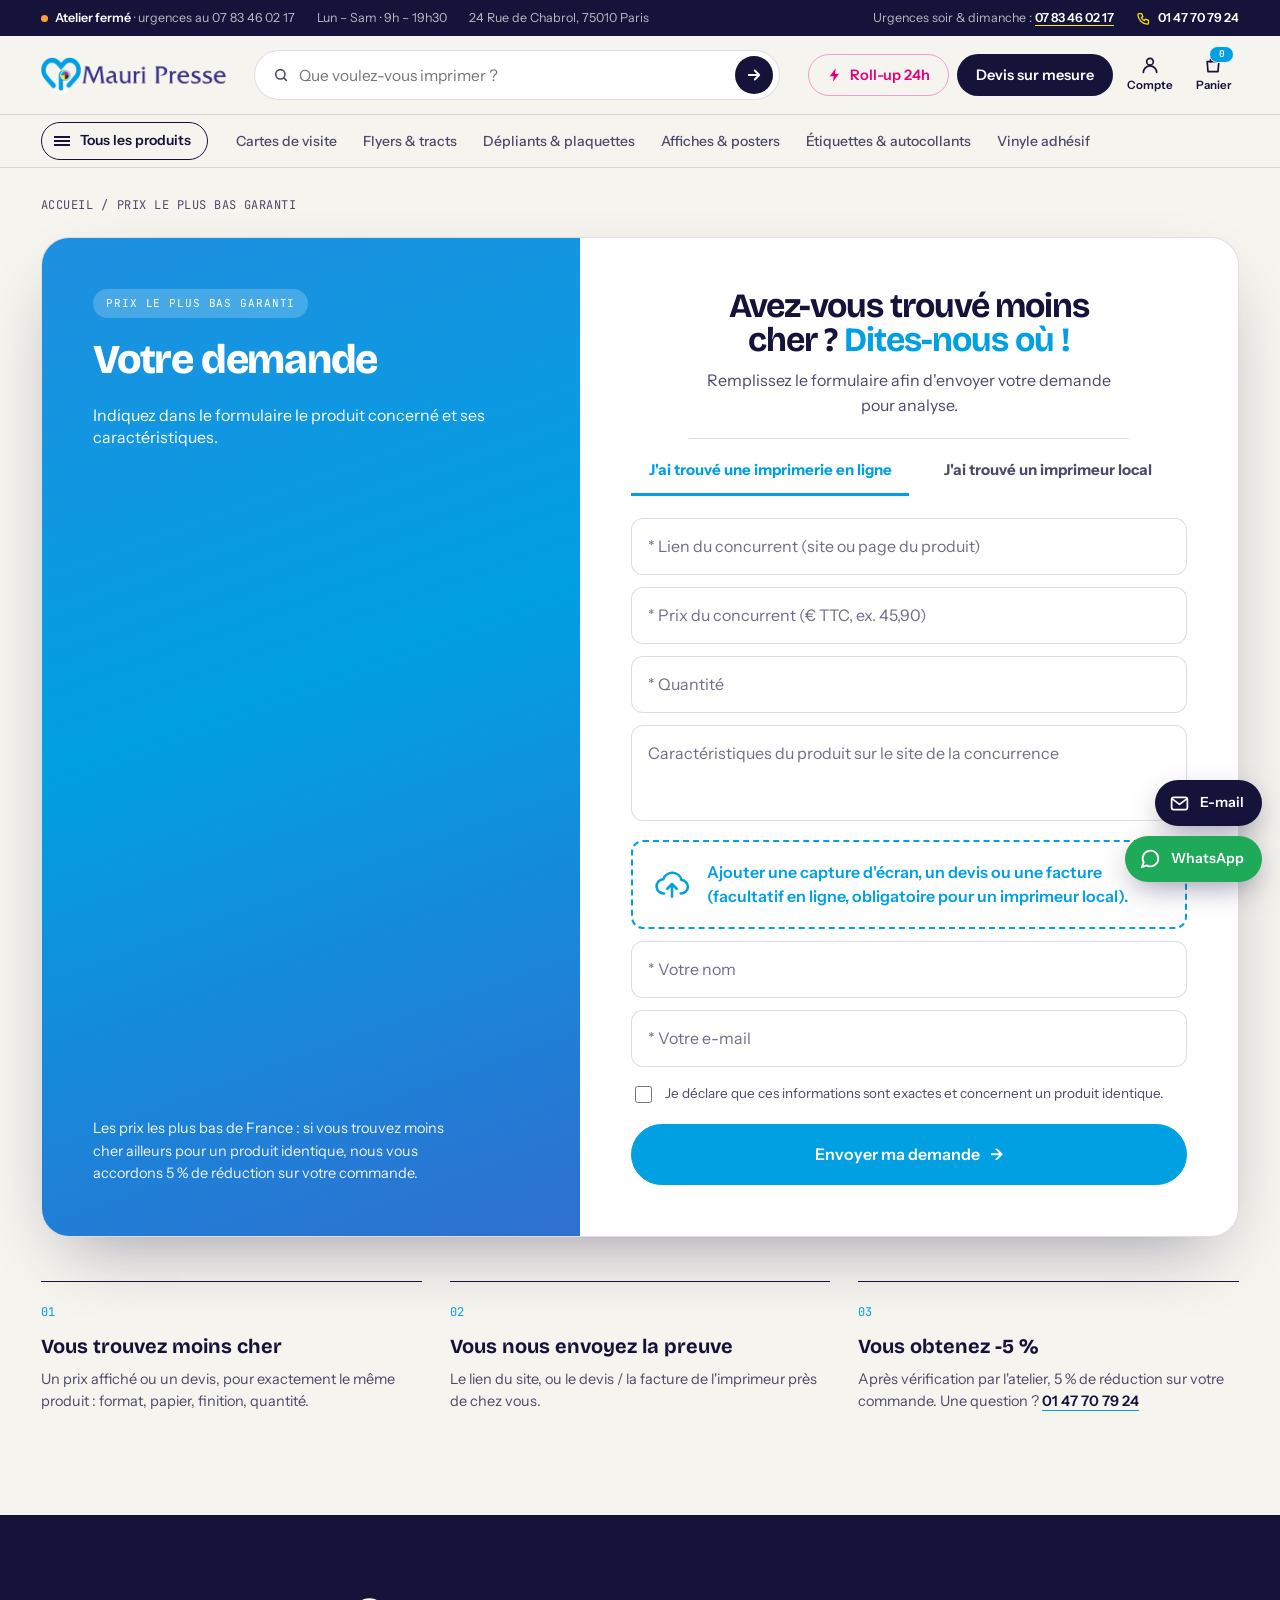
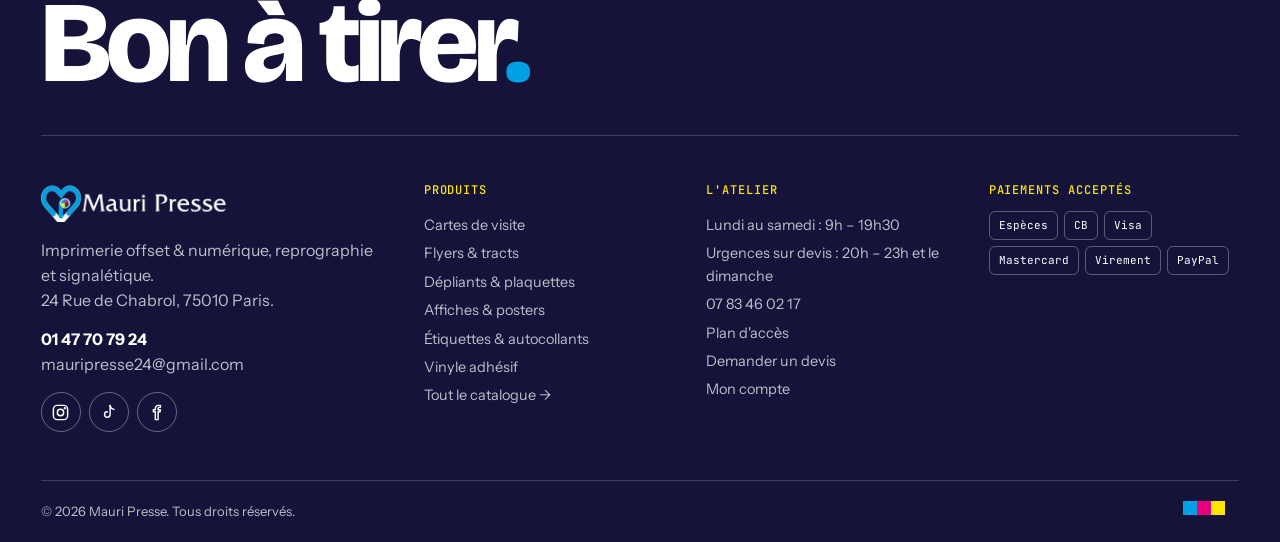
<file: garantie.html>
<!doctype html>
<html lang="fr">
<head>
<meta charset="utf-8">
<meta name="viewport" content="width=device-width, initial-scale=1">
<title>Prix le plus bas garanti · Mauri Presse</title>
<meta name="description" content="Trouvé moins cher ailleurs pour le même produit ? Dites-nous où : Mauri Presse analyse votre demande et vous accorde 5 % de réduction sur votre commande.">
<link rel="icon" href="assets/img/favicon.ico">
<link rel="preconnect" href="https://fonts.googleapis.com">
<link rel="preconnect" href="https://fonts.gstatic.com" crossorigin>
<link href="https://fonts.googleapis.com/css2?family=Bricolage+Grotesque:opsz,wght@12..96,500;12..96,700;12..96,800&family=Instrument+Sans:wght@400;500;600;700&family=JetBrains+Mono:wght@400;500;600&display=swap" rel="stylesheet">
<link rel="stylesheet" href="assets/style.css?v=202611251511">
</head>
<body>
<div id="site-header"></div>
<script src="assets/pxdata.js?v=202611251511"></script>
<script src="assets/data.js?v=202611251511"></script>
<script src="assets/app.js?v=202611251511"></script>

<main>
  <div class="wrap gpage">
    <nav class="crumbs" aria-label="Fil d'Ariane"><a href="index.html">Accueil</a><span>/</span><span>Prix le plus bas garanti</span></nav>

    <div class="gsplit">
      <!-- Panneau bleu : la demande du client -->
      <aside class="gside">
        <span class="gside__tag">Prix le plus bas garanti</span>
        <h1>Votre demande<span id="g-title"></span></h1>
        <dl class="gside__list" id="g-config"></dl>
        <div class="gside__price" id="g-price" hidden>
          <span>Notre prix :</span>
          <b id="g-ht"></b>
          <small id="g-ttc"></small>
        </div>
        <p class="gside__note">Les prix les plus bas de France : si vous trouvez moins cher ailleurs pour un produit identique, nous vous accordons 5 % de réduction sur votre commande.</p>
      </aside>

      <!-- Panneau blanc : le formulaire -->
      <div class="gmain">
        <h2>Avez-vous trouvé moins cher ? <span class="h-accent">Dites-nous où !</span></h2>
        <p class="gmain__lead">Remplissez le formulaire afin d'envoyer votre demande pour analyse.</p>

        <div class="gtabs" role="tablist">
          <button role="tab" aria-selected="true" data-tab="online">J'ai trouvé une imprimerie en ligne</button>
          <button role="tab" aria-selected="false" data-tab="local">J'ai trouvé un imprimeur local</button>
        </div>

        <form id="g-form" novalidate>
          <input type="hidden" name="produit" id="g-produit">
          <label class="gfield" data-panel="online"><span class="sr">Lien du concurrent</span><input name="lien" type="text" inputmode="url" placeholder="* Lien du concurrent (site ou page du produit)" required></label>
          <label class="gfield" data-panel="local"><span class="sr">Nom du concurrent</span><input name="concurrent" placeholder="* Nom du concurrent" required></label>
          <label class="gfield"><span class="sr">Prix du concurrent</span><input name="prix" type="text" inputmode="decimal" placeholder="* Prix du concurrent (€ TTC, ex. 45,90)" required></label>
          <label class="gfield"><span class="sr">Quantité</span><input name="quantite" type="number" min="1" placeholder="* Quantité"  required></label>
          <label class="gfield"><span class="sr">Caractéristiques du produit chez le concurrent</span><textarea name="details" placeholder="Caractéristiques du produit sur le site de la concurrence"></textarea></label>
          <div class="gfield">
            <label class="gdrop" id="g-drop"><input type="file" id="g-file" accept=".pdf,.jpg,.jpeg,.png,.webp,.heic,image/*">
              <svg width="38" height="38" viewBox="0 0 24 24" fill="none" stroke="currentColor" stroke-width="1.6" stroke-linecap="round" stroke-linejoin="round" aria-hidden="true"><path d="M7 18a4.5 4.5 0 0 1-.5-9A6 6 0 0 1 18 9.5 4 4 0 0 1 17.5 18"/><path d="M12 12v8M9 15l3-3 3 3"/></svg>
              <span id="g-drop-label">Ajouter une capture d'écran, un devis ou une facture (facultatif en ligne, obligatoire pour un imprimeur local).</span>
            </label>
          </div>
          <label class="gfield"><span class="sr">Votre nom</span><input name="nom" placeholder="* Votre nom" required autocomplete="name"></label>
          <label class="gfield"><span class="sr">Votre e-mail</span><input name="email" type="email" placeholder="* Votre e-mail" required autocomplete="email"></label>
          <label class="gcheck"><input type="checkbox" required><span>Je déclare que ces informations sont exactes et concernent un produit identique.</span></label>
          <button class="btn btn--cyan btn--block">Envoyer ma demande <span class="arrow">→</span></button>
          <div class="form__ok" id="ok" role="status"></div>
        </form>
      </div>
    </div>

    <ol class="gsteps3">
      <li><b>Vous trouvez moins cher</b><p>Un prix affiché ou un devis, pour exactement le même produit : format, papier, finition, quantité.</p></li>
      <li><b>Vous nous envoyez la preuve</b><p>Le lien du site, ou le devis / la facture de l'imprimeur près de chez vous.</p></li>
      <li><b>Vous obtenez -5 %</b><p>Après vérification par l'atelier, 5 % de réduction sur votre commande. Une question ? <a href="tel:0147707924">01 47 70 79 24</a></p></li>
    </ol>
  </div>
</main>

<script>
(() => {
  const q = new URLSearchParams(location.search);
  const produit = q.get("produit"), prix = parseFloat(q.get("prix")), config = q.get("config");

  /* Panneau bleu : produit, configuration et prix transmis par la page produit */
  document.getElementById("g-produit").value = produit || "";
  document.getElementById("g-title").textContent = produit ? " de " + produit : "";
  const lines = config ? config.split(" | ").map((l) => l.split(" : ")) : [];
  document.getElementById("g-config").innerHTML = lines.length
    ? lines.map(([k, v]) => `<div><dt>${esc(k)} :</dt><dd>${esc(v || "")}</dd></div>`).join("")
    : `<div><dd>${produit ? "" : "Indiquez dans le formulaire le produit concerné et ses caractéristiques."}</dd></div>`;
  if (prix > 0) {
    document.getElementById("g-price").hidden = false;
    document.getElementById("g-ht").textContent = eur(prix);
    document.getElementById("g-ttc").textContent = "(" + eur(prix * 1.2) + " TTC)";
  }

  /* Onglets : les champs de l'onglet caché sont désactivés pour ne pas bloquer l'envoi */
  const tabs = document.querySelectorAll("[data-tab]"), form = document.getElementById("g-form");
  const select = (name) => {
    tabs.forEach((t) => t.setAttribute("aria-selected", t.dataset.tab === name));
    form.querySelectorAll("[data-panel]").forEach((el) => {
      el.hidden = el.dataset.panel !== name;
      el.querySelectorAll("input, textarea").forEach((i) => { i.disabled = el.hidden; });
    });
    document.getElementById("ok").classList.remove("is-on");
    document.getElementById("g-file").required = name === "local";
  };
  tabs.forEach((t) => t.addEventListener("click", () => select(t.dataset.tab)));
  select("online");

  const drop = document.getElementById("g-drop"), file = document.getElementById("g-file"), label = document.getElementById("g-drop-label");
  const show = () => { if (file.files[0]) label.textContent = file.files[0].name; };
  file.addEventListener("change", show);
  ["dragover", "dragenter"].forEach((ev) => drop.addEventListener(ev, (e) => { e.preventDefault(); drop.classList.add("is-over"); }));
  ["dragleave", "drop"].forEach((ev) => drop.addEventListener(ev, (e) => { e.preventDefault(); drop.classList.remove("is-over"); }));
  drop.addEventListener("drop", (e) => { if (e.dataTransfer.files.length) { file.files = e.dataTransfer.files; show(); } });

  form.addEventListener("submit", async (e) => {
    e.preventDefault();
    if (!form.checkValidity()) { form.reportValidity(); return; }
    const ok = document.getElementById("ok"), btn = form.querySelector("button"), label = btn.innerHTML;
    const d = formData(form), tab = document.querySelector('[data-tab][aria-selected="true"]').dataset.tab;
    d.type = tab === "online" ? "Imprimerie en ligne" : "Imprimeur local";
    if (config) d.configuration = config;
    if (prix > 0) d.notre_prix = eur(prix) + " HT";
    btn.disabled = true; btn.textContent = "Envoi en cours…";
    ok.classList.remove("is-on", "is-err");
    const f = file.files[0] || null, ref = "PB-" + Date.now().toString(36).slice(-6).toUpperCase(), subject = "Prix le plus bas " + ref + " — " + (produit || "demande") + " — " + d.nom;
    d.reference = ref;
    try {
      await sendMail(subject, d, f);
      ok.innerHTML = `<b>Demande ${ref} envoyée ✓</b> L'atelier vérifie l'offre et vous répond par e-mail avec votre réduction de 5 %.` + fileShareHTML(f, ref);
      ok.classList.add("is-on"); bindFileShare(ok, f, ref);
      form.reset(); document.getElementById("g-drop-label").textContent = "Ajouter une capture d'écran, un devis ou une facture (facultatif en ligne, obligatoire pour un imprimeur local).";
    } catch (err) { mailError(ok, subject, d); ok.insertAdjacentHTML("beforeend", fileShareHTML(f, ref)); bindFileShare(ok, f, ref); }
    btn.disabled = false; btn.innerHTML = label;
  });
})();
</script>
</body>
</html>
</file>
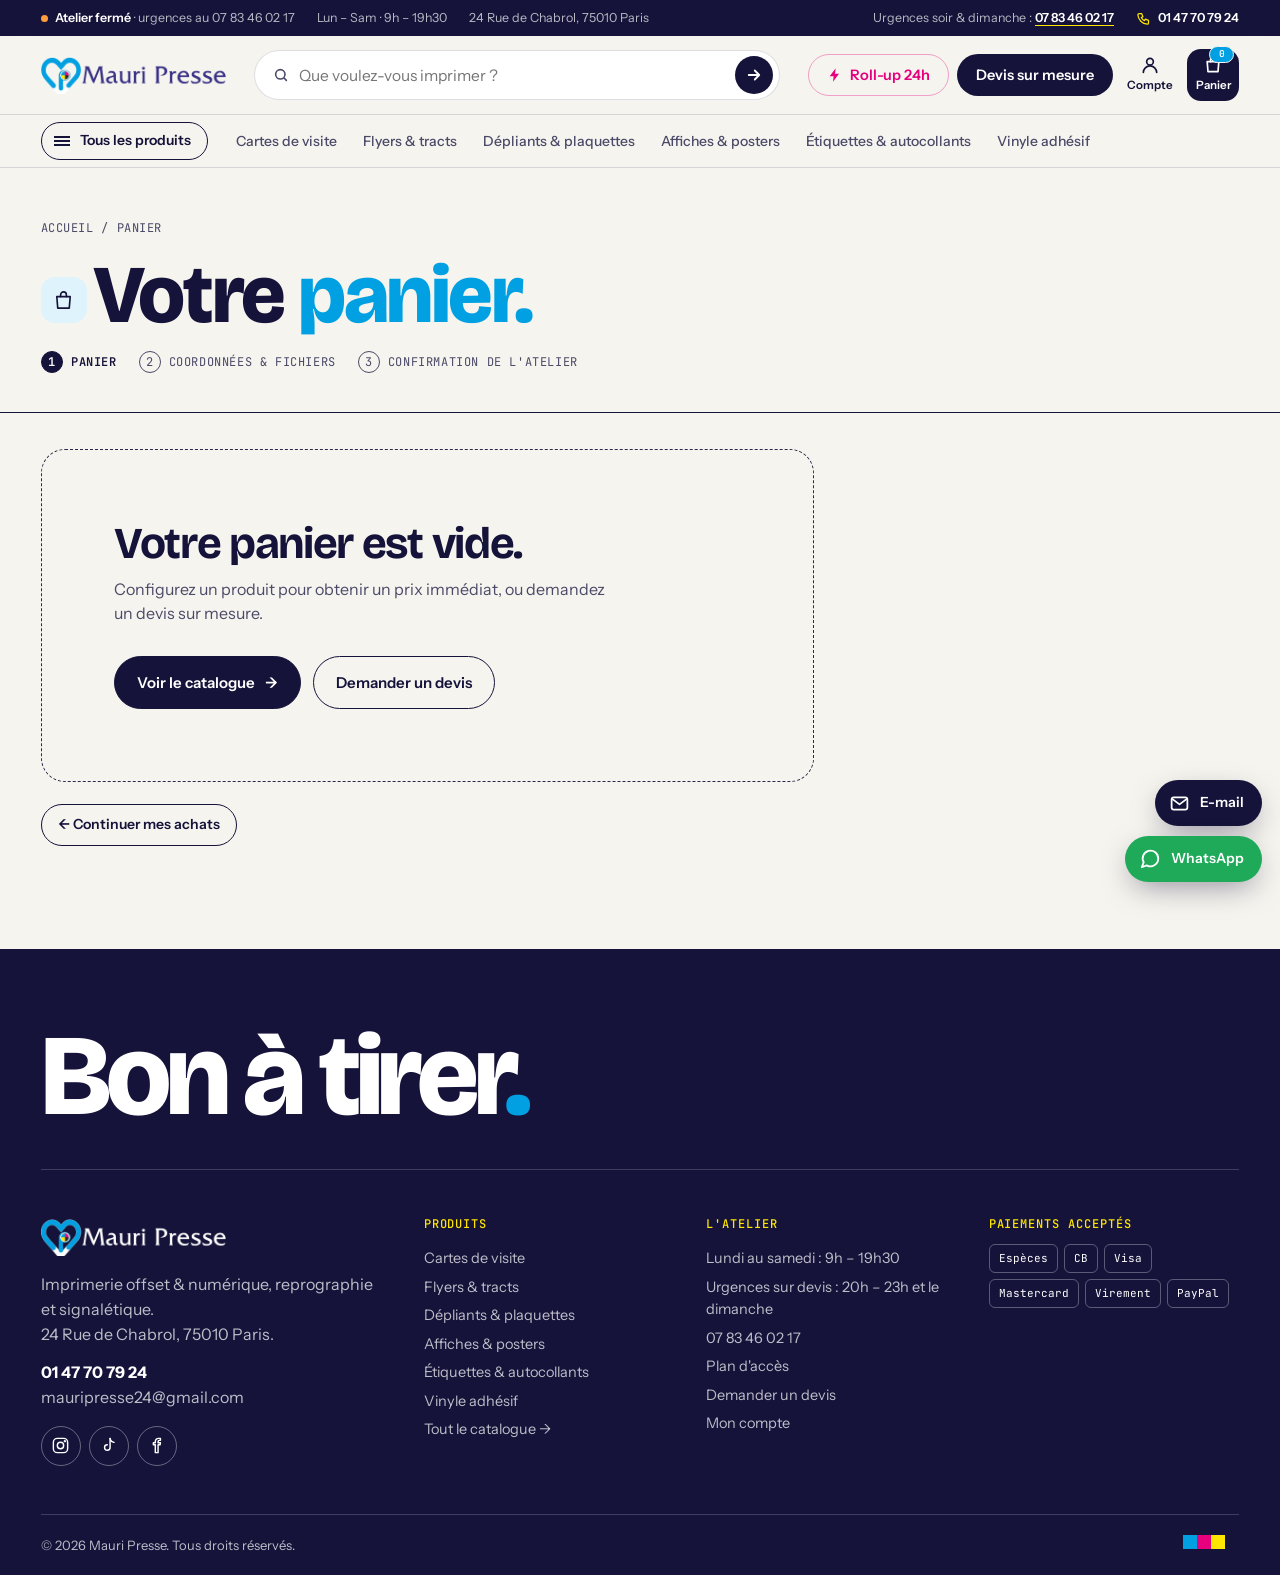
<file: panier.html>
<!doctype html>
<html lang="fr">
<head>
<meta charset="utf-8">
<meta name="viewport" content="width=device-width, initial-scale=1">
<title>Votre panier · Mauri Presse</title>
<link rel="icon" href="assets/img/favicon.ico">
<link rel="preconnect" href="https://fonts.googleapis.com">
<link rel="preconnect" href="https://fonts.gstatic.com" crossorigin>
<link href="https://fonts.googleapis.com/css2?family=Bricolage+Grotesque:opsz,wght@12..96,500;12..96,700;12..96,800&family=Instrument+Sans:wght@400;500;600;700&family=JetBrains+Mono:wght@400;500;600&display=swap" rel="stylesheet">
<link rel="stylesheet" href="assets/style.css?v=202611251511">
</head>
<body>
<div id="site-header"></div>
<script src="assets/pxdata.js?v=202611251511"></script>
<script src="assets/data.js?v=202611251511"></script>
<script src="assets/app.js?v=202611251511"></script>

<main>
  <section class="pagehead"><div class="wrap">
    <nav class="crumbs" aria-label="Fil d'Ariane"><a href="index.html">Accueil</a><span>/</span><span>Panier</span></nav>
    <h1><span class="ph-ico" id="ph-ico"></span>Votre <span class="h-accent">panier.</span></h1>
    <ol class="stepper" aria-label="Étapes de commande"><li class="is-on">Panier</li><li>Coordonnées & fichiers</li><li>Confirmation de l'atelier</li></ol>
  </div></section>

  <div class="wrap config" id="cart-page">
    <div>
      <div id="p-lines"></div>
      <a class="btn btn--ghost btn--sm" href="catalogue.html" style="margin-top:22px">← Continuer mes achats</a>
    </div>
    <aside class="recap" id="p-recap" aria-live="polite">
      <h3>Récapitulatif</h3>
      <div class="recap__sum" style="margin-top:16px">
        <div><span id="p-n"></span><span id="p-ht"></span></div>
        <div><span>Livraison</span><span id="p-liv">Offerte</span></div>
      </div>
      <div class="recap__ttc"><span>Total HT</span><b id="p-ttc"></b></div><div class="recap__note">TVA (20 %) ajoutée au moment du paiement.</div>
      <a class="btn btn--cyan btn--block" href="contact.html?panier=1" style="margin-top:14px">Passer au paiement <span class="arrow">→</span></a>
      <ul class="assure"><li>Vos fichiers sont vérifiés avant impression</li><li>Retrait à l'atelier ou livraison</li><li>Une question ? 01 47 70 79 24</li></ul>
    </aside>
  </div>
</main>

<script>
(() => {
  document.getElementById("ph-ico").innerHTML = BAG_ICON;
  function draw() {
    const c = Cart.get(), ht = c.reduce((s, l) => s + l.price, 0);
    document.getElementById("p-recap").style.display = c.length ? "" : "none";
    document.getElementById("p-lines").innerHTML = c.length
      ? c.map((l, i) => `<article class="cline"><span class="cline__ico">${lineIcon(l.name)}</span>
          <div><h3>${esc(l.name)}</h3><p>${esc(l.detail)}</p></div>
          <div class="cline__p"><b>${eur(l.price)}</b><small>HT</small><button class="cline__rm" data-rm="${i}" aria-label="Retirer ${esc(l.name)} du panier">${TRASH_ICON}<span>Retirer</span></button></div></article>`).join("")
      : `<div class="cempty"><h2>Votre panier est vide.</h2><p>Configurez un produit pour obtenir un prix immédiat, ou demandez un devis sur mesure.</p>
          <div class="hero__cta"><a class="btn" href="catalogue.html">Voir le catalogue <span class="arrow">→</span></a><a class="btn btn--ghost" href="contact.html">Demander un devis</a></div></div>`;
    document.getElementById("p-n").textContent = c.length + " article" + (c.length > 1 ? "s" : "") + " · HT";
    document.getElementById("p-liv").textContent = c.some((l) => /jour même/i.test(l.detail) && !/retrait/i.test(l.detail)) ? "Selon l'adresse (Paris & IDF)" : "Offerte";
    document.getElementById("p-ht").textContent = eur(ht);
    document.getElementById("p-ttc").textContent = eur(ht);
  }
  const base = Cart.render.bind(Cart);
  Cart.render = function () { base(); draw(); };
})();
</script>
</body>
</html>
</file>
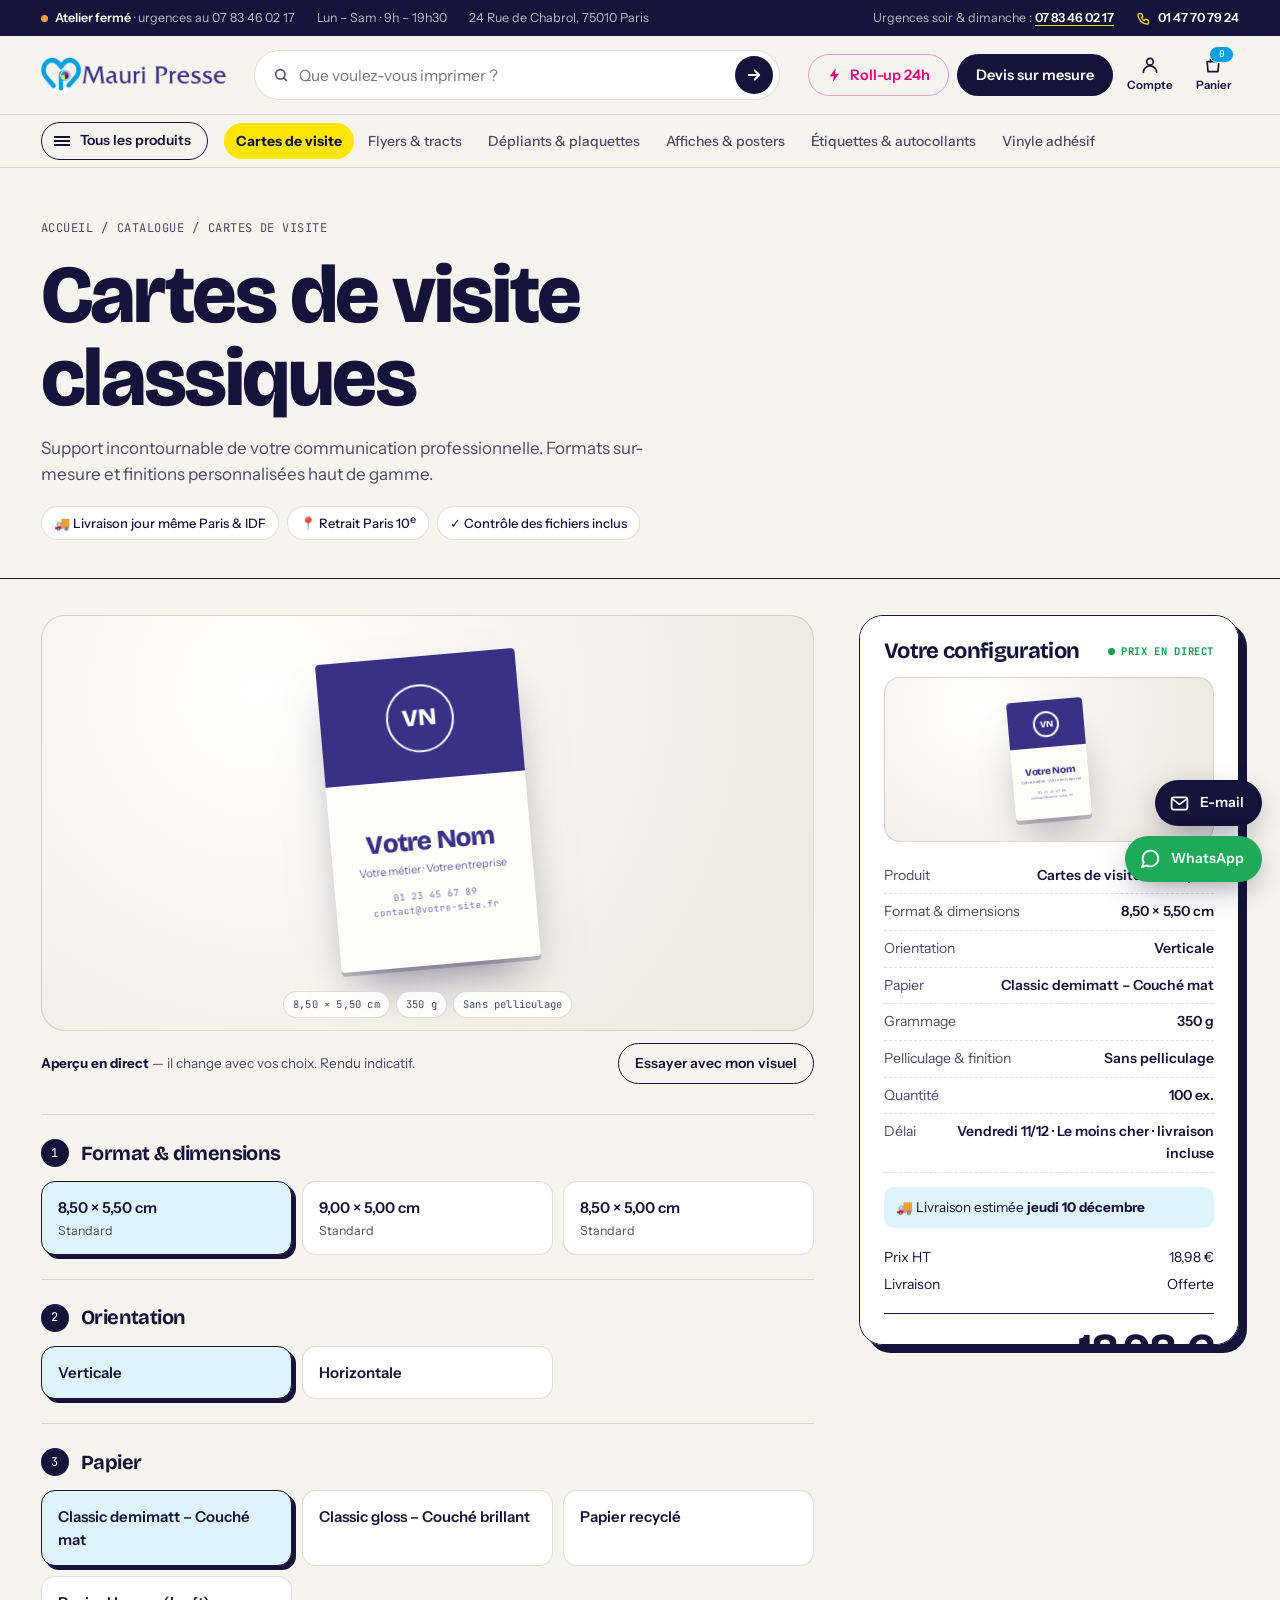
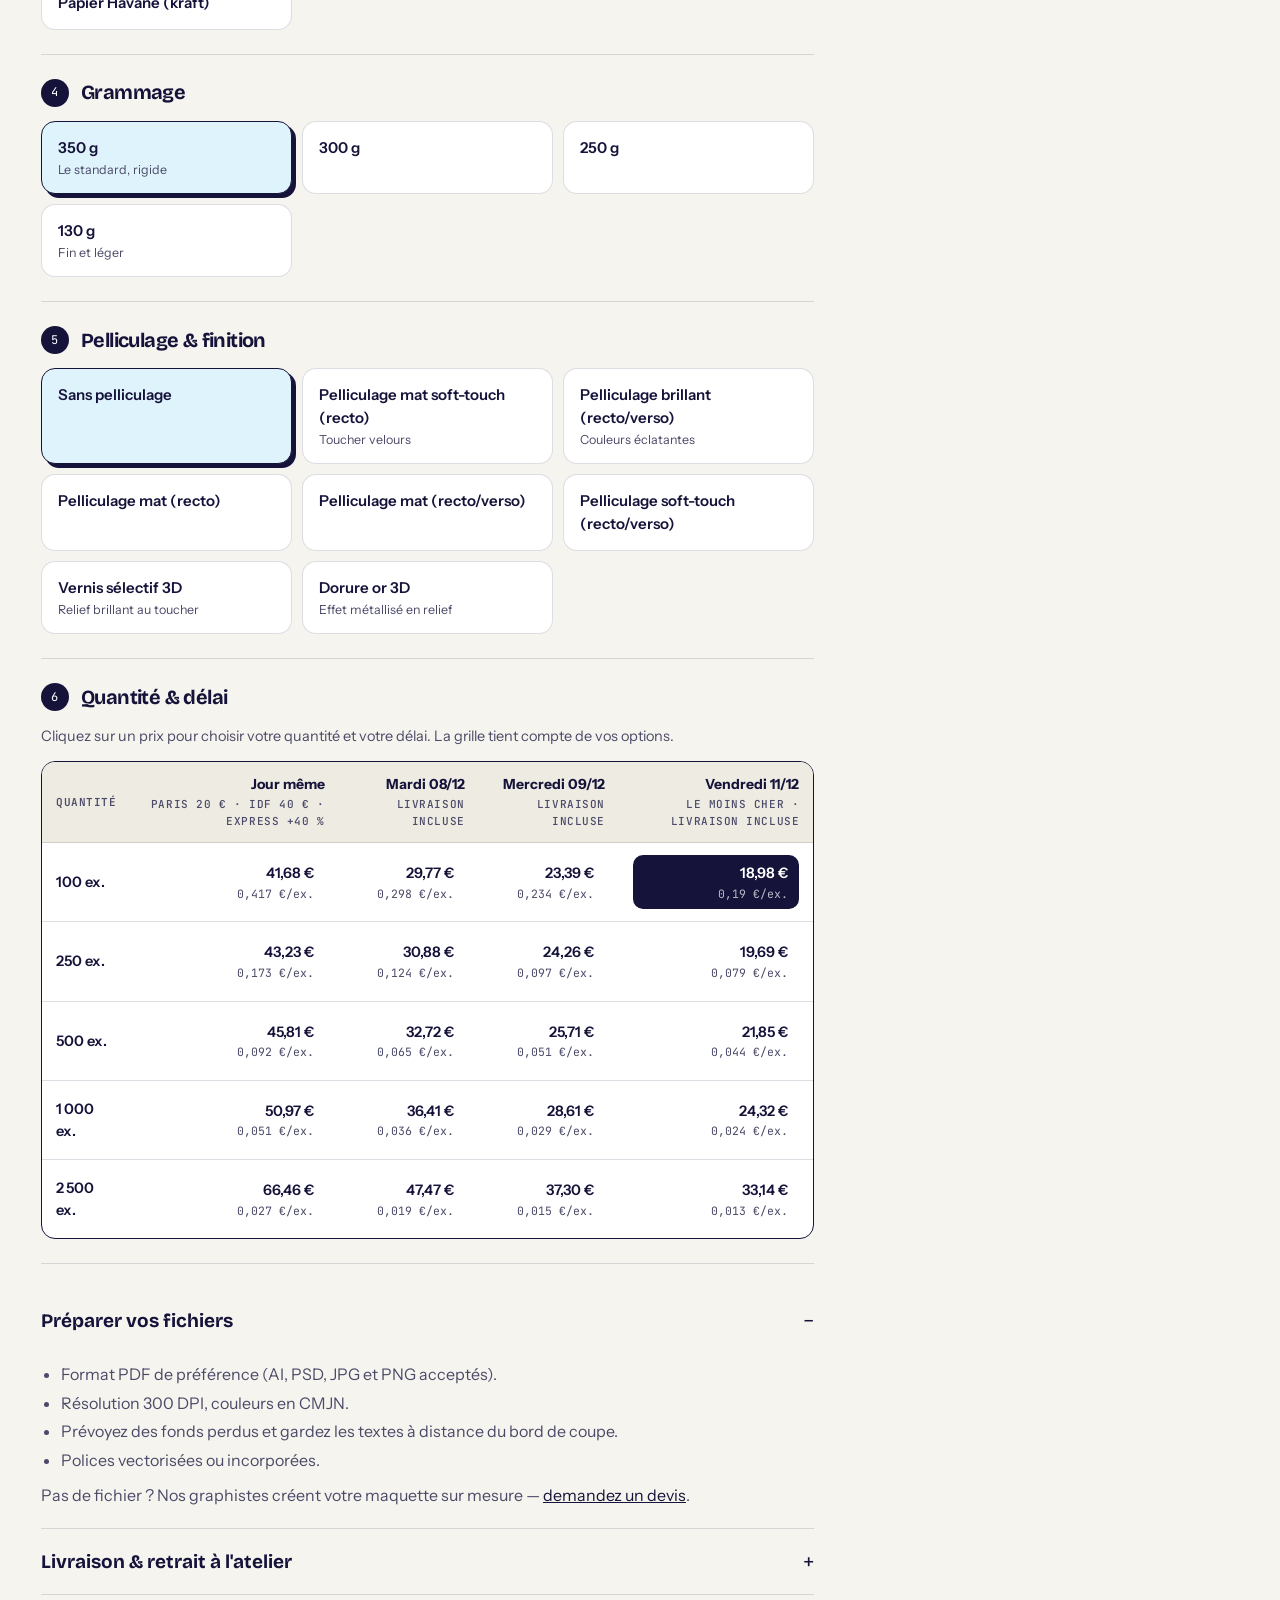
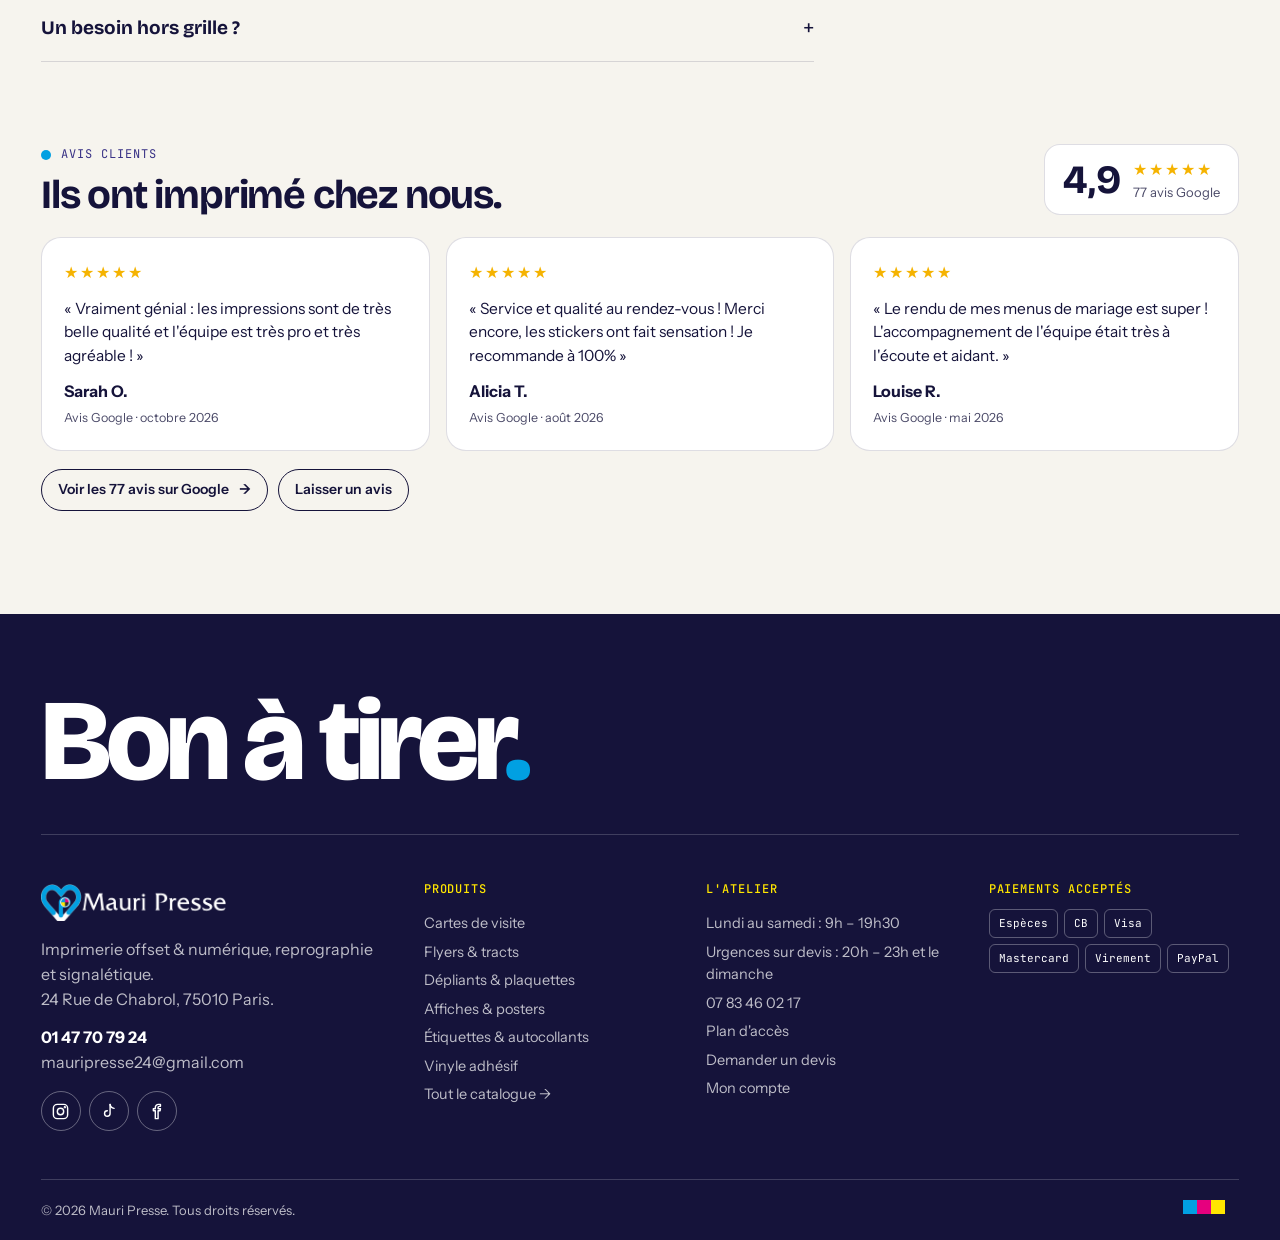
<file: produit.html>
<!doctype html>
<html lang="fr">
<head>
<meta charset="utf-8">
<meta name="viewport" content="width=device-width, initial-scale=1">
<title>Configurateur · Mauri Presse</title>
<meta name="description" content="Configurez votre impression en ligne : format, papier, finition, quantité et délai. Prix en direct, retrait atelier Paris 10e ou livraison express.">
<link rel="icon" href="assets/img/favicon.ico">
<link rel="preconnect" href="https://fonts.googleapis.com">
<link rel="preconnect" href="https://fonts.gstatic.com" crossorigin>
<link href="https://fonts.googleapis.com/css2?family=Bricolage+Grotesque:opsz,wght@12..96,500;12..96,700;12..96,800&family=Instrument+Sans:wght@400;500;600;700&family=JetBrains+Mono:wght@400;500;600&display=swap" rel="stylesheet">
<link rel="stylesheet" href="assets/style.css?v=202611251511">
</head>
<body>
<div id="site-header"></div>
<script src="assets/pxdata.js?v=202611251511"></script>
<script src="assets/data.js?v=202611251511"></script>
<script src="assets/app.js?v=202611251511"></script>

<main>
  <section class="pagehead"><div class="wrap">
    <nav class="crumbs" aria-label="Fil d'Ariane"><a href="index.html">Accueil</a><span>/</span><a href="catalogue.html">Catalogue</a><span>/</span><a id="crumb-cat" href="catalogue.html"></a></nav>
    <h1 id="p-name"></h1>
    <p id="p-desc"></p>
    <div class="badges"><span class="badge">🚚 Livraison jour même Paris & IDF</span><span class="badge">📍 Retrait Paris 10<sup>e</sup></span><span class="badge">✓ Contrôle des fichiers inclus</span></div>
  </div></section>

  <div class="wrap config">
    <div>
<div class="pv">
  <div class="pv__stage" data-pv></div>
  <div class="pv__bar">
    <span class="pv__note"><b>Aperçu en direct</b> — il change avec vos choix. Rendu indicatif.</span>
    <span class="pv__actions">
      <label class="btn btn--ghost btn--sm"><input type="file" id="pv-file" accept="image/*" hidden>Essayer avec mon visuel</label>
      <button type="button" class="btn btn--ghost btn--sm" id="pv-reset" hidden>Retirer mon visuel</button>
    </span>
  </div>
</div>

      <form id="options"></form>

      <section class="og">
        <div class="og__head"><span class="og__n" id="grid-n"></span><h3>Quantité & délai</h3></div>
        <p style="color:var(--ink-soft);margin-bottom:14px;font-size:14.5px">Cliquez sur un prix pour choisir votre quantité et votre délai. La grille tient compte de vos options.</p>
        <div class="grid-wrap"><table class="grid" id="grid"></table></div>
      </section>

      <section class="og">
        <details class="faq" open><summary>Préparer vos fichiers</summary><div>
          <ul>
            <li>Format PDF de préférence (AI, PSD, JPG et PNG acceptés).</li>
            <li>Résolution 300 DPI, couleurs en CMJN.</li>
            <li>Prévoyez des fonds perdus et gardez les textes à distance du bord de coupe.</li>
            <li>Polices vectorisées ou incorporées.</li>
          </ul>
          <p style="margin-top:10px">Pas de fichier ? Nos graphistes créent votre maquette sur mesure — <a href="contact.html" style="text-decoration:underline;color:var(--ink)">demandez un devis</a>.</p>
        </div></details>
        <details class="faq"><summary>Livraison & retrait à l'atelier</summary><div>
          <p>Retrait gratuit à l'atelier au 24 rue de Chabrol, Paris 10<sup>e</sup>, du lundi au samedi de 9h à 19h30. Livraison partout en France. La livraison le jour même est possible à Paris et en Île-de-France : elle est payante, avec un tarif selon votre adresse, confirmé par l'atelier.</p>
        </div></details>
        <details class="faq"><summary>Un besoin hors grille&nbsp;?</summary><div>
          <p>Format spécial, très grande quantité, papier de création ou finition particulière : appelez l'atelier au <a href="tel:0147707924" style="text-decoration:underline;color:var(--ink)">01 47 70 79 24</a> ou envoyez votre demande, nous imprimons aussi sur mesure.</p>
        </div></details>
      </section>
    </div>

    <aside class="recap" aria-live="polite">
      <h3>Votre configuration <span class="live">Prix en direct</span></h3>
      <div class="pv__stage pv__stage--mini" data-pv></div>
      <dl id="recap-list"></dl>
      <div class="recap__date" id="recap-date"></div>
      <div class="recap__sum">
        <div><span>Prix HT</span><span id="r-ht"></span></div>
        <div><span>Livraison</span><span id="r-liv">Offerte</span></div>

      </div>
      <div class="recap__ttc"><span>Total HT</span><b id="r-ttc"></b></div><div class="recap__note">TVA (20 %) ajoutée au moment du paiement.</div>
      <div class="recap__unit" id="r-unit"></div>
      <button class="btn btn--cyan btn--block" id="add" type="button">Ajouter au panier <span class="arrow">→</span></button>
      <a class="guarantee guarantee--big" id="guarantee-link" href="garantie.html">
        <span class="guarantee__ico"><svg width="22" height="22" viewBox="0 0 24 24" fill="none" stroke="currentColor" stroke-width="2" stroke-linecap="round" stroke-linejoin="round"><path d="M12 3 4 6v6c0 5 3.5 8 8 9 4.5-1 8-4 8-9V6z"/><path d="m9 12 2 2 4-4"/></svg></span>
        <span><b>Prix les plus bas de France</b><small>Trouvé moins cher ailleurs ? On vous fait -5 % sur votre commande.</small></span>
        <span class="arrow">→</span>
      </a>
      <ul class="assure"><li>Paiement sécurisé (CB, espèces ou lien de paiement)</li><li>Imprimé dans notre atelier parisien</li><li>Assistance PAO au 07 83 46 02 17</li></ul>

    </aside>
  </div>

  <div class="wrap" id="reviews"></div>
</main>
<div class="buybar"><div><small>Total HT</small><b id="bb-ttc"></b></div><button class="btn btn--cyan" id="bb-add" type="button">Ajouter au panier</button></div>

<script>
(() => {
  const params = new URLSearchParams(location.search);
  const key = PRODUCTS[params.get("p")] ? params.get("p") : "cartes";
  const p = PRODUCTS[key];
  const state = {
    q: Math.max(0, p.qty.indexOf(p.defQty)),
    d: delivOf(key, params.get("d")).id,
    c: p.groups.map(() => 0),
  };
  if (params.has("q") && p.qty[+params.get("q")] != null) state.q = +params.get("q");
  if (params.get("c")) params.get("c").split(",").forEach((v, i) => { if (p.groups[i] && p.groups[i].options[+v]) state.c[i] = +v; });

  document.title = p.name + " · Mauri Presse";
  document.getElementById("reviews").innerHTML = reviewsHTML(p.catId);
  document.getElementById("p-name").textContent = p.name;
  document.getElementById("p-desc").textContent = p.desc;
  const cc = document.getElementById("crumb-cat"); cc.textContent = p.cat; cc.href = "categorie.html?c=" + p.catId;

/* ---------- Aperçu visuel : une carte dessinée qui suit les options choisies ---------- */
const stages = document.querySelectorAll("[data-pv]");
stages.forEach((st) => { st.innerHTML = `
  <div class="pvc" data-paper="mat" data-finish="none" data-corners="square" data-sides="recto">
    <div class="pvc__card pvc__card--back"><div class="pvc__face pvc__face--back"><span class="pvc__logo">VN</span><span class="pvc__site">votre-site.fr</span></div></div>
    <div class="pvc__card pvc__card--front">
      <div class="pvc__face">
        <span class="pvc__band"><span class="pvc__logo">VN</span></span>
        <span class="pvc__txt"><b>Votre Nom</b><i>Votre métier · Votre entreprise</i><em>01 23 45 67 89<br>contact@votre-site.fr</em></span>
      </div>
      <i class="pvc__sheen"></i>
    </div>
  </div>
  <div class="pv__chips"></div>`; });
const optOf = (id) => { const i = p.groups.findIndex((g) => g.id === id); return i < 0 ? "" : p.groups[i].options[state.c[i]].label; };
let userImg = null;
function updatePreview() {
  const fmt = optOf("format"), m = fmt.match(/([\d,]+)\s*×\s*([\d,]+)/);
  let w = m ? parseFloat(m[1].replace(",", ".")) : 8.5, h = m ? parseFloat(m[2].replace(",", ".")) : 5.5;
  const ori = optOf("orientation").toLowerCase();
  if (ori.startsWith("vert")) [w, h] = [Math.min(w, h), Math.max(w, h)];
  if (ori.startsWith("horiz")) [w, h] = [Math.max(w, h), Math.min(w, h)];
  const paperTxt = (optOf("grammage") + " " + optOf("papier")).toLowerCase(), fin = optOf("finition").toLowerCase(), imp = optOf("impression").toLowerCase();
  const paper = /recycl/.test(paperTxt) ? "recycle" : /kraft/.test(paperTxt) ? "kraft" : /brillant|gloss/.test(optOf("grammage") || optOf("papier")) ? "brillant" : "mat";
  const finish = /soft/.test(fin) ? "soft" : /dorure|vernis/.test(fin) ? "or" : /brillant/.test(fin) ? "brillant" : "none";
  const sides = /identiques/.test(imp) ? "same" : /diff/.test(imp) ? "diff" : "recto";
  const thick = /350|300/.test(paperTxt) ? 4 : 2;
  const chips = [fmt, optOf("grammage") || optOf("papier"), optOf("finition"), optOf("coins"), optOf("impression")].filter(Boolean);
  stages.forEach((st) => {
    const c = st.querySelector(".pvc");
    c.style.setProperty("--ar", (w / h).toFixed(4));
    c.style.setProperty("--edge", thick + "px");
    c.classList.toggle("pvc--portrait", w / h < 1.15);
    Object.assign(c.dataset, { paper, finish, sides, corners: /arrondi/i.test(optOf("coins")) ? "round" : "square" });
    c.classList.toggle("has-img", !!userImg);
    c.style.setProperty("--img", userImg ? `url("${userImg}")` : "none");
    c.classList.remove("is-pop"); void c.offsetWidth; c.classList.add("is-pop");
    st.querySelector(".pv__chips").innerHTML = chips.map((t) => `<span>${esc(t)}</span>`).join("");
  });
}
document.getElementById("pv-file").addEventListener("change", (e) => {
  const file = e.target.files[0]; if (!file) return;
  if (userImg) URL.revokeObjectURL(userImg);
  userImg = URL.createObjectURL(file); /* reste dans le navigateur : rien n'est envoyé */
  document.getElementById("pv-reset").hidden = false; updatePreview();
});
document.getElementById("pv-reset").addEventListener("click", () => {
  if (userImg) URL.revokeObjectURL(userImg);
  userImg = null; document.getElementById("pv-file").value = ""; document.getElementById("pv-reset").hidden = true; updatePreview();
});
/* Légère inclinaison de la carte sous la souris */
stages.forEach((st) => {
  st.addEventListener("mousemove", (e) => {
    const r = st.getBoundingClientRect(), x = (e.clientX - r.left) / r.width - 0.5, y = (e.clientY - r.top) / r.height - 0.5;
    st.style.setProperty("--rx", (-y * 14).toFixed(1) + "deg"); st.style.setProperty("--ry", (x * 18).toFixed(1) + "deg"); st.style.setProperty("--sx", ((x + 0.5) * 100).toFixed(0) + "%");
  });
  st.addEventListener("mouseleave", () => { st.style.setProperty("--rx", "0deg"); st.style.setProperty("--ry", "0deg"); });
});
  document.getElementById("grid-n").textContent = p.groups.length + 1;

  const extra = (o) => (o.mult ? "+" + Math.round((o.mult - 1) * 100) + " %" : o.add ? "+" + eur(o.add) + " HT" : "");
  document.getElementById("options").innerHTML = p.groups.map((g, gi) => `
    <fieldset class="og acc${gi === 0 ? " is-open" : ""}" style="border-left:0;border-right:0;border-bottom:0;margin:0;padding-inline:0">
      <legend class="sr">${esc(g.label)}</legend>
      <div class="og__head"><span class="og__n">${gi + 1}</span><h3>${esc(g.label)}</h3><span class="og__val" data-val="${gi}"></span></div>
      <div class="opts">${g.options.map((o, oi) => `
        <label class="opt"><input type="radio" name="g${gi}" value="${oi}" ${state.c[gi] === oi ? "checked" : ""}>
          <span><b>${esc(o.label)}</b>${o.hint ? `<small>${esc(o.hint)}</small>` : ""}${extra(o) ? `<em>${extra(o)}</em>` : ""}</span></label>`).join("")}
      </div>
    </fieldset>`).join("");

  function deliveryDate(days) {
    const d = new Date(); let left = days;
    while (left > 0) { d.setDate(d.getDate() + 1); if (d.getDay() !== 0) left--; }
    if (d.getDay() === 0) d.setDate(d.getDate() + 1);
    return d.toLocaleDateString("fr-FR", { weekday: "long", day: "numeric", month: "long" });
  }

  function render() {
    /* Grille */
    document.getElementById("grid").innerHTML =
      `<thead><tr><th>Quantité</th>${p.deliv.map((d) => `<th><b>${d.label}</b>${d.sub}</th>`).join("")}</tr></thead><tbody>` +
      p.qty.map((q, qi) => `<tr><td>${q.toLocaleString("fr-FR")} ex.</td>${p.deliv.map((d) => {
        const v = computePrice(key, qi, state.c, d.id);
        return `<td><button type="button" data-q="${qi}" data-d="${d.id}" class="${qi === state.q && d.id === state.d ? "is-on" : ""}" aria-pressed="${qi === state.q && d.id === state.d}">${eur(v)}<small>${(v / q).toLocaleString("fr-FR", { maximumFractionDigits: 3 })} €/ex.</small></button></td>`;
      }).join("")}</tr>`).join("") + "</tbody>";

    /* Récapitulatif */
    const d = delivOf(key, state.d), ht = computePrice(key, state.q, state.c, state.d), qty = p.qty[state.q];
    const rows = [["Produit", p.name], ...p.groups.map((g, i) => [g.label, g.options[state.c[i]].label]), ["Quantité", qty.toLocaleString("fr-FR") + " ex."], ["Délai", d.label + " · " + d.sub]];
    document.getElementById("recap-list").innerHTML = rows.map(([k, v]) => `<div><dt>${esc(k)}</dt><dd>${esc(v)}</dd></div>`).join("");
    document.getElementById("r-liv").textContent = d.paid ? "Selon l'adresse" : d.id === "pickup" ? "Retrait gratuit" : "Offerte";
    document.getElementById("recap-date").innerHTML = d.paid ? "🚚 <b>Livraison aujourd'hui</b> à Paris et en Île-de-France. Frais de livraison selon l'adresse, confirmés par l'atelier." : d.days === 0 ? "📍 <b>Retrait à l'atelier</b>, sous réserve de validation des fichiers." : `🚚 Livraison estimée <b>${deliveryDate(d.days)}</b>`;
    p.groups.forEach((g, i) => { const e = document.querySelector(`[data-val="${i}"]`); if (e) e.textContent = g.options[state.c[i]].label; });
    document.getElementById("r-ht").textContent = eur(ht);
    document.getElementById("guarantee-link").href = "garantie.html?" + new URLSearchParams({ produit: p.name, prix: ht.toFixed(2), config: rows.slice(1).map(([k, v]) => k + " : " + v).join(" | ") });
    document.getElementById("r-ttc").textContent = eur(ht);
    document.getElementById("bb-ttc").textContent = eur(ht);
    bump(document.getElementById("r-ttc")); bump(document.getElementById("bb-ttc"));
    document.getElementById("r-unit").textContent = "soit " + (ht / qty).toLocaleString("fr-FR", { maximumFractionDigits: 3 }) + " € HT / exemplaire";
  }

  document.getElementById("options").addEventListener("change", (e) => {
    if (e.target.name) { state.c[+e.target.name.slice(1)] = +e.target.value; render(); updatePreview(); }
  });
  document.getElementById("grid").addEventListener("click", (e) => {
    const b = e.target.closest("button"); if (!b) return;
    state.q = +b.dataset.q; state.d = b.dataset.d; render();
  });
  document.getElementById("add").addEventListener("click", () => {
    const d = delivOf(key, state.d);
    Cart.add({
      name: p.name,
      detail: [p.qty[state.q].toLocaleString("fr-FR") + " ex.", ...p.groups.map((g, i) => g.options[state.c[i]].label), d.label].join(" · "),
      price: computePrice(key, state.q, state.c, state.d),
    });
  });
  document.body.classList.add("has-buybar");
  document.getElementById("bb-add").addEventListener("click", () => document.getElementById("add").click());
  /* Téléphone : un groupe ouvert à la fois, on passe au suivant après chaque choix */
  const mob = () => window.innerWidth <= 720, form = document.getElementById("options");
  form.addEventListener("click", (e) => { const h = e.target.closest(".og__head"); if (h) h.parentElement.classList.toggle("is-open"); });
  form.addEventListener("change", (e) => {
    if (!mob()) return;
    const f = e.target.closest(".acc");
    setTimeout(() => { f.classList.remove("is-open"); const nx = f.nextElementSibling; if (nx && nx.classList.contains("acc")) nx.classList.add("is-open"); }, 240);
  });
  if (mob()) document.querySelectorAll("details.faq[open]").forEach((d) => d.removeAttribute("open"));
  render(); updatePreview();
})();
</script>
</body>
</html>
</file>
<file: assets/style.css>
/* ==========================================================================
   Mauri Presse — refonte 2026
   Direction : « l'atelier d'impression » — papier, encre indigo, accents CMJN,
   traits de coupe et repères d'imprimeur comme motifs graphiques.
   ========================================================================== */

:root {
  --paper: #f6f4ee;
  --paper-2: #eeebe2;
  --white: #ffffff;
  --ink: #15133a;
  --ink-soft: #4b4a68;
  --indigo: #383185;
  --cyan: #01a0e2;
  --cyan-soft: #dff3fc;
  --magenta: #e6007e;
  --yellow: #ffe600;
  --green: #0a9d4a;
  --line: rgba(21, 19, 58, 0.14);
  --line-strong: rgba(21, 19, 58, 0.9);
  --radius: 14px;
  --radius-lg: 24px;
  --shadow: 0 1px 0 rgba(21, 19, 58, 0.04), 0 18px 40px -18px rgba(21, 19, 58, 0.28);
  --wrap: 1240px;
  --gutter: clamp(16px, 4vw, 40px);
  --display: "Bricolage Grotesque", "Helvetica Neue", Arial, sans-serif;
  --body: "Instrument Sans", "Helvetica Neue", Arial, sans-serif;
  --mono: "JetBrains Mono", ui-monospace, Menlo, monospace;
}

*, *::before, *::after { box-sizing: border-box; }
html { scroll-behavior: smooth; -webkit-text-size-adjust: 100%; }
body {
  margin: 0;
  background: var(--paper);
  color: var(--ink);
  font-family: var(--body);
  font-size: 16px;
  line-height: 1.55;
  -webkit-font-smoothing: antialiased;
  overflow-x: hidden;
}
img { max-width: 100%; display: block; }
a { color: inherit; text-decoration: none; }
button, input, select, textarea { font: inherit; color: inherit; }
button { cursor: pointer; }
h1, h2, h3, h4 { font-family: var(--display); line-height: 1.02; letter-spacing: -0.03em; margin: 0; text-wrap: balance; }
p { margin: 0; text-wrap: pretty; }
ul { margin: 0; padding: 0; list-style: none; }
:focus-visible { outline: 3px solid var(--cyan); outline-offset: 2px; border-radius: 4px; }

.wrap { width: 100%; max-width: var(--wrap); margin: 0 auto; padding-inline: var(--gutter); }
.mono { font-family: var(--mono); font-size: 12px; letter-spacing: 0.04em; text-transform: uppercase; }
.sr { position: absolute; width: 1px; height: 1px; overflow: hidden; clip: rect(0 0 0 0); }

/* ---------- Boutons ---------- */
.btn {
  display: inline-flex; align-items: center; justify-content: center; gap: 10px;
  padding: 14px 22px; border-radius: 999px; border: 1.5px solid var(--ink);
  background: var(--ink); color: var(--white); font-weight: 600; font-size: 15px;
  transition: transform .18s ease, background .18s ease, color .18s ease, box-shadow .18s ease;
  white-space: nowrap;
}
.btn:hover { transform: translateY(-2px); box-shadow: 0 6px 0 var(--cyan); }
.btn--cyan { background: var(--cyan); border-color: var(--cyan); }
.btn--cyan:hover { box-shadow: 0 6px 0 var(--ink); }
.btn--yellow { background: var(--yellow); border-color: var(--yellow); color: var(--ink); }
.btn--yellow:hover { box-shadow: 0 6px 0 var(--magenta); }
.btn--ghost { background: transparent; color: var(--ink); }
.btn--ghost:hover { background: var(--ink); color: var(--white); box-shadow: none; }
.btn--light { background: transparent; color: var(--white); border-color: rgba(255,255,255,.5); }
.btn--light:hover { background: var(--white); color: var(--ink); box-shadow: none; }
.btn--block { width: 100%; }
.btn--sm { padding: 9px 16px; font-size: 14px; }
.arrow { display: inline-block; transition: transform .18s ease; }
a:hover > .arrow, .btn:hover .arrow { transform: translateX(4px); }

/* ---------- Motifs d'imprimeur ---------- */
.cmyk { display: inline-flex; gap: 0; vertical-align: middle; }
.cmyk i { width: 14px; height: 14px; display: block; }
.cmyk i:nth-child(1) { background: var(--cyan); }
.cmyk i:nth-child(2) { background: var(--magenta); }
.cmyk i:nth-child(3) { background: var(--yellow); }
.cmyk i:nth-child(4) { background: var(--ink); }

/* Traits de coupe aux 4 coins */
.crop { position: relative; }
.crop::before, .crop::after {
  content: ""; position: absolute; inset: -14px; pointer-events: none;
  background:
    linear-gradient(var(--ink), var(--ink)) left 14px top 0 / 1px 9px,
    linear-gradient(var(--ink), var(--ink)) left 0 top 14px / 9px 1px,
    linear-gradient(var(--ink), var(--ink)) right 14px top 0 / 1px 9px,
    linear-gradient(var(--ink), var(--ink)) right 0 top 14px / 9px 1px,
    linear-gradient(var(--ink), var(--ink)) left 14px bottom 0 / 1px 9px,
    linear-gradient(var(--ink), var(--ink)) left 0 bottom 14px / 9px 1px,
    linear-gradient(var(--ink), var(--ink)) right 14px bottom 0 / 1px 9px,
    linear-gradient(var(--ink), var(--ink)) right 0 bottom 14px / 9px 1px;
  background-repeat: no-repeat;
}
.crop::after { display: none; }
.crop--light::before { filter: invert(1); }

.eyebrow {
  display: inline-flex; align-items: center; gap: 10px;
  font-family: var(--mono); font-size: 12px; letter-spacing: .08em; text-transform: uppercase;
  color: var(--indigo);
}
.eyebrow::before { content: ""; width: 10px; height: 10px; border-radius: 50%; background: var(--magenta); }
.eyebrow--cyan::before { background: var(--cyan); }
.eyebrow--yellow::before { background: var(--yellow); }

/* ---------- En-tête ---------- */
.topbar { background: var(--ink); color: rgba(255,255,255,.82); font-size: 13px; }
.topbar .wrap { display: flex; align-items: center; justify-content: space-between; gap: 20px; min-height: 38px; }
.topbar__left { display: flex; gap: 22px; align-items: center; white-space: nowrap; overflow: hidden; }
.topbar a:hover { color: var(--yellow); }
.topbar strong { color: var(--white); font-weight: 600; }
.dot { width: 7px; height: 7px; border-radius: 50%; background: #3ddc84; display: inline-block; margin-right: 7px; }
.dot--off { background: #ff9d3d; }

.header { position: sticky; top: 0; z-index: 50; background: rgba(246,244,238,.92); backdrop-filter: blur(14px); border-bottom: 1px solid var(--line); }
.header__main { display: flex; align-items: center; gap: clamp(12px, 2.5vw, 32px); min-height: 76px; }
.logo img { height: 40px; width: auto; }
.search { flex: 1; position: relative; max-width: 520px; }
.search input {
  width: 100%; padding: 12px 48px 12px 18px; border-radius: 999px;
  border: 1.5px solid var(--line); background: var(--white); transition: border-color .15s;
}
.search input:focus { border-color: var(--ink); outline: none; }
.search button { position: absolute; right: 5px; top: 5px; bottom: 5px; aspect-ratio: 1; border: 0; border-radius: 50%; background: var(--ink); color: #fff; display: grid; place-items: center; }
.header__actions { display: flex; align-items: center; gap: 6px; margin-left: auto; }
.hlink { display: inline-flex; align-items: center; gap: 8px; padding: 10px 14px; border-radius: 999px; font-weight: 600; font-size: 14.5px; border: 0; background: none; }
.hlink:hover { background: var(--paper-2); }
.hlink--express { color: var(--magenta); }
.cart-count { min-width: 20px; height: 20px; padding: 0 6px; border-radius: 999px; background: var(--cyan); color: #fff; font-size: 12px; display: inline-grid; place-items: center; font-family: var(--mono); }

.nav { border-top: 1px solid var(--line); }
.nav .wrap { display: flex; align-items: center; gap: 4px; min-height: 48px; }
.nav__all { display: inline-flex; align-items: center; gap: 10px; padding: 8px 16px 8px 12px; border-radius: 999px; background: var(--ink); color: #fff; border: 0; font-weight: 600; font-size: 14px; margin-right: 10px; }
.nav__all .bars { width: 16px; height: 10px; border-block: 2px solid currentColor; position: relative; }
.nav__all .bars::after { content: ""; position: absolute; left: 0; right: 0; top: 2px; height: 2px; background: currentColor; }
.nav__links { display: flex; gap: 2px; overflow-x: auto; scrollbar-width: none; flex: 1; }
.nav__links::-webkit-scrollbar { display: none; }
.nav__links a { padding: 8px 12px; border-radius: 999px; font-size: 14px; font-weight: 500; white-space: nowrap; color: var(--ink-soft); }
.nav__links a:hover { background: var(--paper-2); color: var(--ink); }
.nav__urgent { font-size: 13px; white-space: nowrap; color: var(--ink-soft); }
.nav__urgent a { font-weight: 700; color: var(--ink); border-bottom: 2px solid var(--yellow); }

.mega { position: absolute; left: 0; right: 0; top: 100%; background: var(--white); border-bottom: 1px solid var(--line); box-shadow: 0 40px 60px -30px rgba(21,19,58,.35); display: none; max-height: calc(100vh - 170px); overflow-y: auto; }
.mega.is-open { display: block; }
.mega__grid { display: grid; grid-template-columns: repeat(auto-fill, minmax(210px, 1fr)); gap: 28px 24px; padding-block: 32px 40px; }
.mega h4 { font-size: 15px; letter-spacing: -0.01em; margin-bottom: 10px; display: flex; gap: 8px; align-items: baseline; }
.mega h4 span { font-family: var(--mono); font-size: 11px; color: var(--cyan); letter-spacing: 0; }
.mega h4 a:hover { color: var(--cyan); }
.mega li a { display: block; padding: 3px 0; font-size: 14px; color: var(--ink-soft); }
.mega li a:hover { color: var(--ink); text-decoration: underline; text-underline-offset: 3px; }

/* ---------- Sections ---------- */
.section { padding-block: clamp(56px, 8vw, 110px); }
.section--tight { padding-block: clamp(36px, 5vw, 64px); }
.section__head { display: flex; align-items: end; justify-content: space-between; gap: 24px; margin-bottom: clamp(28px, 4vw, 48px); flex-wrap: wrap; }
.section__head h2 { font-size: clamp(32px, 5vw, 60px); margin-top: 14px; max-width: 16ch; }
.section__head p { max-width: 44ch; color: var(--ink-soft); }
.h-accent { color: var(--cyan); }
.h-under { background: linear-gradient(transparent 62%, var(--yellow) 62%, var(--yellow) 92%, transparent 92%); }

/* ---------- Hero ---------- */
.hero { padding-block: clamp(32px, 5vw, 72px) clamp(48px, 6vw, 88px); position: relative; }
.hero__grid { display: grid; grid-template-columns: minmax(0, 1.08fr) minmax(0, .92fr); gap: clamp(28px, 5vw, 72px); align-items: center; }
.hero h1 { font-size: clamp(44px, 7.4vw, 104px); font-weight: 800; margin: 20px 0 22px; }
.hero h1 em { font-style: normal; color: var(--cyan); position: relative; white-space: nowrap; }
.hero__lead { font-size: clamp(17px, 1.6vw, 20px); color: var(--ink-soft); max-width: 48ch; }
.hero__cta { display: flex; flex-wrap: wrap; gap: 12px; margin-top: 30px; }
.hero__facts { display: grid; grid-template-columns: repeat(3, auto); justify-content: start; gap: 12px 36px; margin-top: 44px; padding-top: 24px; border-top: 1px solid var(--line); }
.hero__facts b { font-family: var(--display); font-size: 26px; letter-spacing: -0.03em; display: block; line-height: 1.1; }
.hero__facts span { font-size: 13px; color: var(--ink-soft); }

.hero__visual { position: relative; padding: 14px 14px 0 0; }
.hero__img { aspect-ratio: 4 / 4.4; border-radius: var(--radius-lg); overflow: hidden; background: var(--indigo); }
.hero__img img { width: 100%; height: 100%; object-fit: cover; }
.hero__stamp { position: absolute; top: -8px; right: -8px; width: 112px; height: 112px; border-radius: 50%; background: var(--yellow); display: grid; place-items: center; text-align: center; font-family: var(--display); font-weight: 800; line-height: .95; font-size: 30px; transform: rotate(10deg); box-shadow: var(--shadow); }
.hero__stamp small { display: block; font-family: var(--mono); font-size: 10px; font-weight: 500; letter-spacing: .06em; margin-top: 4px; }

/* Calculateur express */
.quote { position: relative; margin: -120px 0 0 -36px; width: min(380px, 92%); background: var(--white); border: 1.5px solid var(--ink); border-radius: var(--radius-lg); padding: 22px; box-shadow: 8px 8px 0 var(--ink); }
.quote__title { display: flex; justify-content: space-between; align-items: center; margin-bottom: 16px; }
.quote__title h3 { font-size: 20px; }
.quote label { display: block; font-family: var(--mono); font-size: 11px; text-transform: uppercase; letter-spacing: .06em; color: var(--ink-soft); margin-bottom: 6px; }
.quote select { width: 100%; padding: 11px 14px; border-radius: 10px; border: 1.5px solid var(--line); background: var(--paper); appearance: none; background-image: linear-gradient(45deg, transparent 50%, var(--ink) 50%), linear-gradient(135deg, var(--ink) 50%, transparent 50%); background-position: calc(100% - 20px) 50%, calc(100% - 15px) 50%; background-size: 5px 5px; background-repeat: no-repeat; }
.quote__row { display: grid; grid-template-columns: 1fr 1fr; gap: 10px; margin-top: 12px; }
.quote__price { display: flex; justify-content: space-between; align-items: end; margin: 18px 0 14px; padding-top: 16px; border-top: 1px dashed var(--line-strong); }
.quote__price b { font-family: var(--display); font-size: 40px; letter-spacing: -0.04em; line-height: 1; }
.quote__price span { font-size: 13px; color: var(--ink-soft); }

/* ---------- Bandeau défilant ---------- */
.ticker { background: var(--ink); color: var(--white); overflow: hidden; padding: 16px 0; transform: rotate(-1deg) scale(1.02); }
.ticker__track { display: flex; gap: 40px; width: max-content; animation: ticker 40s linear infinite; }
.ticker span { font-family: var(--display); font-weight: 700; font-size: clamp(18px, 2.2vw, 28px); letter-spacing: -0.02em; display: inline-flex; align-items: center; gap: 40px; white-space: nowrap; }
.ticker span::after { content: ""; width: 12px; height: 12px; border-radius: 50%; background: var(--cyan); }
.ticker span:nth-child(3n+2)::after { background: var(--magenta); }
.ticker span:nth-child(3n)::after { background: var(--yellow); }
@keyframes ticker { to { transform: translateX(-50%); } }

/* ---------- Grille catégories ---------- */
.cats { display: grid; grid-template-columns: repeat(auto-fill, minmax(230px, 1fr)); gap: 0; border-top: 1.5px solid var(--ink); border-left: 1.5px solid var(--ink); }
.cat { position: relative; display: flex; flex-direction: column; justify-content: space-between; min-height: 190px; padding: 20px; border-right: 1.5px solid var(--ink); border-bottom: 1.5px solid var(--ink); background: var(--paper); transition: background .2s ease, color .2s ease; overflow: hidden; }
.cat__n { font-family: var(--mono); font-size: 12px; color: var(--ink-soft); display: flex; justify-content: space-between; }
.cat h3 { font-size: 24px; font-weight: 700; }
.cat p { font-size: 13.5px; color: var(--ink-soft); margin-top: 6px; }
.cat__go { width: 34px; height: 34px; border-radius: 50%; border: 1.5px solid currentColor; display: grid; place-items: center; transition: transform .2s ease; }
.cat:hover { background: var(--cyan); color: #fff; }
.cat:nth-child(3n+2):hover { background: var(--magenta); }
.cat:nth-child(3n):hover { background: var(--yellow); color: var(--ink); }
.cat:hover p, .cat:hover .cat__n { color: inherit; }
.cat:hover .cat__go { transform: rotate(-45deg); }
.cat--all { background: var(--ink); color: #fff; }
.cat--all p, .cat--all .cat__n { color: rgba(255,255,255,.7); }

/* ---------- Cartes produit ---------- */
.products { display: grid; grid-template-columns: repeat(3, minmax(0, 1fr)); gap: clamp(16px, 2.4vw, 28px); }
.pcard { background: var(--white); border-radius: var(--radius-lg); border: 1px solid var(--line); overflow: hidden; display: flex; flex-direction: column; transition: transform .22s ease, box-shadow .22s ease; }
.pcard:hover { transform: translateY(-6px); box-shadow: var(--shadow); }
.pcard__img { aspect-ratio: 4 / 3; overflow: hidden; position: relative; background: var(--paper-2); }
.pcard__img img { width: 100%; height: 100%; object-fit: cover; transition: transform .5s ease; }
.pcard:hover .pcard__img img { transform: scale(1.05); }
.tag { position: absolute; top: 14px; left: 14px; padding: 5px 10px; border-radius: 999px; background: var(--yellow); font-family: var(--mono); font-size: 11px; font-weight: 600; letter-spacing: .04em; text-transform: uppercase; }
.tag--magenta { background: var(--magenta); color: #fff; }
.pcard__body { padding: 20px 22px 22px; display: flex; flex-direction: column; gap: 8px; flex: 1; }
.pcard__body h3 { font-size: 24px; }
.pcard__body p { color: var(--ink-soft); font-size: 14.5px; }
.pcard__foot { display: flex; justify-content: space-between; align-items: center; margin-top: auto; padding-top: 16px; }
.price small { display: block; font-family: var(--mono); font-size: 11px; color: var(--ink-soft); text-transform: uppercase; }
.price b { font-family: var(--display); font-size: 26px; letter-spacing: -0.03em; }

/* ---------- Bloc sombre (express) ---------- */
.dark { background: var(--ink); color: var(--white); border-radius: clamp(20px, 3vw, 40px); padding: clamp(32px, 6vw, 80px); position: relative; overflow: hidden; }
.dark::before { content: ""; position: absolute; right: -120px; top: -120px; width: 380px; height: 380px; border-radius: 50%; background: var(--cyan); mix-blend-mode: screen; opacity: .9; }
.dark::after { content: ""; position: absolute; right: 60px; top: -170px; width: 380px; height: 380px; border-radius: 50%; background: var(--magenta); mix-blend-mode: screen; opacity: .9; }
.dark > * { position: relative; z-index: 1; }
.dark .eyebrow { color: var(--yellow); }
.dark h2 { font-size: clamp(34px, 5.4vw, 72px); margin: 16px 0 18px; max-width: 14ch; }
.dark__lead { color: rgba(255,255,255,.75); max-width: 50ch; font-size: 18px; }
.steps { display: grid; grid-template-columns: repeat(4, minmax(0, 1fr)); gap: 0; margin-top: clamp(32px, 5vw, 60px); border-top: 1px solid rgba(255,255,255,.25); counter-reset: s; }
.step { padding: 22px 22px 0 0; counter-increment: s; }
.step + .step { padding-left: 22px; border-left: 1px solid rgba(255,255,255,.25); }
.step::before { content: "0" counter(s); font-family: var(--mono); font-size: 12px; color: var(--yellow); }
.step h3 { font-size: 21px; margin: 10px 0 8px; }
.step p { font-size: 14.5px; color: rgba(255,255,255,.7); }

/* ---------- Atelier ---------- */
.atelier { display: grid; grid-template-columns: minmax(0, .9fr) minmax(0, 1.1fr); gap: clamp(28px, 5vw, 72px); align-items: center; }
.atelier__img { aspect-ratio: 5 / 6; border-radius: var(--radius-lg); overflow: hidden; }
.atelier__img img { width: 100%; height: 100%; object-fit: cover; }
.atelier h2 { font-size: clamp(32px, 4.6vw, 56px); margin: 14px 0 18px; }
.specs { margin-top: 30px; border-top: 1.5px solid var(--ink); }
.specs li { display: grid; grid-template-columns: 160px 1fr; gap: 16px; padding: 15px 0; border-bottom: 1px solid var(--line); align-items: baseline; }
.specs li span:first-child { font-family: var(--mono); font-size: 12px; text-transform: uppercase; letter-spacing: .05em; color: var(--indigo); }
.specs li span:last-child { font-weight: 500; }

/* ---------- Finitions (réalisations) ---------- */
.works { display: grid; grid-template-columns: 1.3fr 1fr 1fr; gap: clamp(14px, 2vw, 24px); }
.work { position: relative; border-radius: var(--radius-lg); overflow: hidden; min-height: 420px; display: flex; align-items: flex-end; color: #fff; }
.work img { position: absolute; inset: 0; width: 100%; height: 100%; object-fit: cover; transition: transform .6s ease; }
.work::after { content: ""; position: absolute; inset: 0; background: linear-gradient(to top, rgba(21,19,58,.88), rgba(21,19,58,0) 58%); }
.work:hover img { transform: scale(1.05); }
.work__txt { position: relative; z-index: 1; padding: 26px; }
.work__txt .mono { color: var(--yellow); }
.work__txt h3 { font-size: 26px; margin: 8px 0 6px; }
.work__txt p { font-size: 14.5px; color: rgba(255,255,255,.8); }

/* ---------- Urgence ---------- */
.urgent { background: var(--yellow); border-radius: var(--radius-lg); padding: clamp(24px, 4vw, 44px); display: flex; justify-content: space-between; align-items: center; gap: 24px; flex-wrap: wrap; border: 1.5px solid var(--ink); box-shadow: 8px 8px 0 var(--ink); }
.urgent h2 { font-size: clamp(26px, 3.6vw, 44px); max-width: 18ch; }
.urgent p { margin-top: 8px; max-width: 46ch; }
.urgent__cta { display: flex; gap: 10px; flex-wrap: wrap; }

/* ---------- Accès ---------- */
.access { display: grid; grid-template-columns: minmax(0, 1fr) minmax(0, 1.15fr); gap: clamp(24px, 4vw, 56px); align-items: stretch; }
.access h2 { font-size: clamp(32px, 4.6vw, 56px); margin: 14px 0 22px; }
.map { border-radius: var(--radius-lg); overflow: hidden; border: 1.5px solid var(--ink); min-height: 380px; background: var(--paper-2); }
.map iframe { width: 100%; height: 100%; min-height: 380px; border: 0; display: block; filter: saturate(.85); }
.info { border-top: 1.5px solid var(--ink); }
.info > div { display: grid; grid-template-columns: 110px 1fr; gap: 16px; padding: 14px 0; border-bottom: 1px solid var(--line); }
.info dt, .info .k { font-family: var(--mono); font-size: 12px; text-transform: uppercase; letter-spacing: .05em; color: var(--indigo); padding-top: 3px; }
.info a { font-weight: 600; border-bottom: 1.5px solid var(--cyan); }
.lines { display: flex; flex-wrap: wrap; gap: 6px; }
.lines i { font-style: normal; font-family: var(--mono); font-size: 12px; font-weight: 600; min-width: 26px; height: 26px; padding: 0 7px; border-radius: 999px; display: inline-grid; place-items: center; background: var(--ink); color: #fff; }
.lines i.m4 { background: #bb4d98; } .lines i.m5 { background: #de5d29; } .lines i.m7 { background: #df9ab1; color: var(--ink); }
.lines i.rer { background: var(--white); color: var(--ink); border: 1.5px solid var(--ink); }

/* ---------- Pied de page ---------- */
.footer { background: var(--ink); color: rgba(255,255,255,.72); margin-top: clamp(56px, 8vw, 110px); padding-top: clamp(48px, 6vw, 80px); }
.footer__big { font-family: var(--display); font-weight: 800; font-size: clamp(40px, 9vw, 132px); letter-spacing: -0.045em; line-height: .9; color: #fff; }
.footer__big span { color: var(--cyan); }
.footer__grid { display: grid; grid-template-columns: 1.4fr 1fr 1fr 1fr; gap: 32px; padding-block: 48px; margin-top: 40px; border-top: 1px solid rgba(255,255,255,.18); }
.footer h4 { font-family: var(--mono); font-weight: 500; font-size: 12px; letter-spacing: .08em; text-transform: uppercase; color: var(--yellow); margin-bottom: 14px; }
.footer li { padding: 3px 0; font-size: 14.5px; }
.footer a:hover { color: #fff; text-decoration: underline; text-underline-offset: 3px; }
.footer__logo { height: 38px; width: auto; margin-bottom: 16px; }
.pay { display: flex; flex-wrap: wrap; gap: 6px; margin-top: 4px; }
.pay span { font-family: var(--mono); font-size: 11px; padding: 5px 9px; border-radius: 6px; border: 1px solid rgba(255,255,255,.3); color: #fff; }
.footer__bottom { display: flex; justify-content: space-between; gap: 16px; flex-wrap: wrap; padding-block: 20px; border-top: 1px solid rgba(255,255,255,.18); font-size: 13px; }

/* ---------- Boutons flottants (WhatsApp & e-mail) ---------- */
.fab-stack { position: fixed; right: 18px; bottom: 18px; z-index: 40; display: flex; flex-direction: column; align-items: flex-end; gap: 10px; }
.fab { display: inline-flex; align-items: center; gap: 10px; padding: 12px 18px 12px 14px; border-radius: 999px; color: #fff; font-weight: 600; font-size: 14px; box-shadow: 0 10px 30px -8px rgba(21,19,58,.5); transition: transform .18s, box-shadow .18s; }
.fab:hover { transform: translateY(-3px); }
.fab--wa { background: #1faa59; }
.fab--mail { background: var(--ink); }
.fab--mail:hover { background: var(--indigo); }

/* ---------- Panier (tiroir) ---------- */
.drawer { position: fixed; inset: 0; z-index: 90; visibility: hidden; }
.drawer.is-open { visibility: visible; }
.drawer__veil { position: absolute; inset: 0; background: rgba(21,19,58,.5); opacity: 0; transition: opacity .25s; }
.drawer.is-open .drawer__veil { opacity: 1; }
.drawer__panel { position: absolute; right: 0; top: 0; bottom: 0; width: min(440px, 100%); background: var(--paper); display: flex; flex-direction: column; transform: translateX(100%); transition: transform .3s cubic-bezier(.2,.8,.2,1); }
.drawer.is-open .drawer__panel { transform: none; }
.drawer__head { display: flex; justify-content: space-between; align-items: center; padding: 20px 24px; border-bottom: 1.5px solid var(--ink); }
.drawer__head h3 { display: flex; align-items: center; gap: 12px; font-size: 22px; }
.drawer__badge { width: 38px; height: 38px; flex: none; border-radius: 12px; background: var(--cyan-soft); color: var(--ink); display: grid; place-items: center; }
.drawer__badge svg { width: 19px; height: 19px; }
.x { width: 38px; height: 38px; flex: none; border-radius: 50%; border: 1.5px solid var(--ink); background: none; font-size: 18px; line-height: 1; transition: background .15s, color .15s; }
.x:hover { background: var(--ink); color: #fff; }
.drawer__body { flex: 1; overflow-y: auto; padding: 4px 24px; }
.drawer__foot { padding: 20px 24px 24px; border-top: 1.5px solid var(--ink); background: var(--white); }
.line { display: grid; grid-template-columns: auto minmax(0, 1fr) auto; gap: 14px; align-items: flex-start; padding: 16px 0; border-bottom: 1px solid var(--line); }
.line:last-child { border-bottom: 0; }
.line__ico { width: 42px; height: 42px; flex: none; border-radius: 13px; background: var(--paper-2); color: var(--ink); display: grid; place-items: center; }
.line__ico svg { width: 21px; height: 21px; }
.line__body { min-width: 0; }
.line__body h4 { font-size: 15.5px; font-weight: 600; letter-spacing: -0.005em; line-height: 1.3; }
.line__body p { font-size: 12.5px; color: var(--ink-soft); margin-top: 4px; line-height: 1.4; }
.line__side { display: flex; flex-direction: column; align-items: flex-end; gap: 10px; }
.line__side b { font-family: var(--display); font-size: 17px; letter-spacing: -0.02em; white-space: nowrap; }
.line__rm { display: grid; place-items: center; width: 28px; height: 28px; border-radius: 9px; background: none; border: 0; color: var(--ink-soft); transition: background .15s, color .15s; }
.line__rm:hover { background: var(--paper-2); color: var(--magenta); }
.line__rm svg { width: 15px; height: 15px; }
.empty { padding: 44px 8px; text-align: center; color: var(--ink-soft); display: flex; flex-direction: column; align-items: center; gap: 14px; }
.empty__ico { width: 54px; height: 54px; border-radius: 50%; background: var(--paper-2); display: grid; place-items: center; }
.empty__ico svg { width: 25px; height: 25px; }
.empty p { font-size: 15px; }
.total { display: flex; justify-content: space-between; align-items: baseline; margin-bottom: 14px; }
.total b { font-family: var(--display); font-size: 30px; letter-spacing: -0.03em; }
.toast { position: fixed; left: 50%; bottom: 28px; transform: translate(-50%, 30px); background: var(--ink); color: #fff; padding: 13px 22px; border-radius: 999px; font-weight: 600; font-size: 14.5px; opacity: 0; pointer-events: none; transition: all .3s; z-index: 95; border-bottom: 4px solid var(--cyan); }
.toast.is-on { opacity: 1; transform: translate(-50%, 0); }

/* ---------- En-tête de page intérieure ---------- */
.pagehead { padding-block: clamp(28px, 4vw, 56px) clamp(24px, 3vw, 40px); border-bottom: 1.5px solid var(--ink); }
.crumbs { font-family: var(--mono); font-size: 12px; color: var(--ink-soft); display: flex; gap: 8px; flex-wrap: wrap; text-transform: uppercase; letter-spacing: .04em; }
.crumbs a:hover { color: var(--ink); text-decoration: underline; }
.pagehead h1 { font-size: clamp(38px, 6.4vw, 84px); font-weight: 800; margin: 16px 0 14px; max-width: 18ch; }
.pagehead p { color: var(--ink-soft); max-width: 60ch; font-size: 17px; }

/* ---------- Catalogue ---------- */
.catalog { display: grid; grid-template-columns: 250px minmax(0, 1fr); gap: clamp(24px, 4vw, 56px); padding-top: 36px; align-items: start; }
.items { display: grid; grid-template-columns: repeat(auto-fill, minmax(230px, 1fr)); gap: 10px; }
.item { display: flex; flex-direction: column; gap: 10px; justify-content: space-between; min-height: 104px; padding: 16px; border-radius: var(--radius); background: var(--white); border: 1px solid var(--line); transition: border-color .15s, transform .15s, box-shadow .15s; }
.item:hover { border-color: var(--ink); transform: translateY(-3px); box-shadow: 4px 4px 0 var(--ink); }
.item h3 { font-family: var(--body); font-size: 15.5px; font-weight: 600; letter-spacing: -0.005em; line-height: 1.3; }
.item__meta { display: flex; justify-content: space-between; align-items: center; font-size: 13px; color: var(--ink-soft); }
.item__meta b { color: var(--ink); font-family: var(--display); font-size: 16px; }
.pill { font-family: var(--mono); font-size: 10.5px; padding: 3px 8px; border-radius: 999px; background: var(--magenta); color: #fff; letter-spacing: .04em; }
.pill--soft { background: var(--paper-2); color: var(--ink-soft); }
.noresult { padding: 48px 0; color: var(--ink-soft); display: none; }

/* ---------- Configurateur ---------- */
.config { display: grid; grid-template-columns: minmax(0, 1fr) 380px; gap: clamp(24px, 3.5vw, 48px); padding-top: 36px; align-items: start; }
.phero { display: grid; grid-template-columns: 1fr 1fr; gap: 28px; align-items: center; margin-bottom: 32px; }
.phero__img { aspect-ratio: 4 / 3; border-radius: var(--radius-lg); overflow: hidden; }
.phero__img img { width: 100%; height: 100%; object-fit: cover; }
.badges { display: flex; flex-wrap: wrap; gap: 8px; margin-top: 18px; }
.badge { font-size: 13px; font-weight: 500; padding: 6px 12px; border-radius: 999px; background: var(--white); border: 1px solid var(--line); }
.og { padding: 24px 0; border-top: 1px solid var(--line); }
.og__head { display: flex; align-items: center; gap: 12px; margin-bottom: 14px; }
.og__n { width: 28px; height: 28px; border-radius: 50%; background: var(--ink); color: #fff; font-family: var(--mono); font-size: 12px; display: grid; place-items: center; }
.og__head h3 { font-size: 20px; }
.opts { display: grid; grid-template-columns: repeat(auto-fill, minmax(190px, 1fr)); gap: 10px; }
.opt { position: relative; }
.opt input { position: absolute; opacity: 0; inset: 0; cursor: pointer; }
.opt span { display: block; height: 100%; padding: 14px 16px; border-radius: var(--radius); border: 1.5px solid var(--line); background: var(--white); transition: all .15s; }
.opt span b { display: block; font-weight: 600; font-size: 15px; }
.opt span small { display: block; font-size: 12.5px; color: var(--ink-soft); margin-top: 3px; line-height: 1.35; }
.opt span em { font-style: normal; font-family: var(--mono); font-size: 11px; color: var(--cyan); display: block; margin-top: 6px; }
.opt:hover span { border-color: var(--ink); }
.opt input:checked + span { border-color: var(--ink); background: var(--cyan-soft); box-shadow: 4px 4px 0 var(--ink); }
.opt input:focus-visible + span { outline: 3px solid var(--cyan); outline-offset: 2px; }

.grid-wrap { overflow-x: auto; border: 1.5px solid var(--ink); border-radius: var(--radius); background: var(--white); }
table.grid { width: 100%; border-collapse: collapse; min-width: 480px; }
.grid th, .grid td { padding: 12px 14px; text-align: right; border-bottom: 1px solid var(--line); font-size: 14.5px; }
.grid tr:last-child td { border-bottom: 0; }
.grid th { font-family: var(--mono); font-size: 11px; text-transform: uppercase; letter-spacing: .05em; font-weight: 500; background: var(--paper-2); color: var(--ink-soft); }
.grid th b { display: block; font-family: var(--body); text-transform: none; letter-spacing: 0; font-size: 14px; color: var(--ink); }
.grid th:first-child, .grid td:first-child { text-align: left; font-weight: 600; }
.grid td button { background: none; border: 1.5px solid transparent; border-radius: 10px; padding: 6px 10px; width: 100%; text-align: right; font-weight: 600; }
.grid td button small { display: block; font-weight: 400; font-size: 11.5px; color: var(--ink-soft); font-family: var(--mono); }
.grid td button:hover { border-color: var(--line-strong); }
.grid td button.is-on { background: var(--ink); color: #fff; }
.grid td button.is-on small { color: rgba(255,255,255,.7); }

.recap { position: sticky; top: 150px; background: var(--white); border: 1.5px solid var(--ink); border-radius: var(--radius-lg); padding: 24px; box-shadow: 8px 8px 0 var(--ink); }
.recap h3 { font-size: 22px; display: flex; justify-content: space-between; align-items: center; }
.recap dl { margin: 16px 0 0; }
.recap dl div { display: flex; justify-content: space-between; gap: 16px; padding: 7px 0; font-size: 14px; border-bottom: 1px dashed var(--line); }
.recap dt { color: var(--ink-soft); }
.recap dd { margin: 0; font-weight: 600; text-align: right; }
.recap__sum { margin-top: 16px; font-size: 14px; }
.recap__sum div { display: flex; justify-content: space-between; padding: 3px 0; }
.recap__ttc { display: flex; justify-content: space-between; align-items: end; margin: 14px 0 6px; padding-top: 14px; border-top: 1.5px solid var(--ink); }
.recap__ttc b { font-family: var(--display); font-size: 44px; letter-spacing: -0.04em; line-height: 1; }
.recap__unit { font-family: var(--mono); font-size: 12px; color: var(--ink-soft); text-align: right; margin-bottom: 16px; }
.recap__date { margin-top: 14px; padding: 10px 12px; border-radius: 10px; background: var(--cyan-soft); font-size: 13.5px; }
.assure { margin-top: 16px; font-size: 13px; color: var(--ink-soft); display: grid; gap: 6px; }
.assure li::before { content: "✓ "; color: var(--green); font-weight: 700; }

/* ---------- Badge « prix le plus bas garanti » ---------- */
.guarantee { display: flex; align-items: center; gap: 12px; margin-top: 18px; padding: 14px; border-radius: var(--radius); background: #eafbf1; border: 1.5px solid var(--green); transition: transform .15s, box-shadow .15s; }
.guarantee:hover { transform: translateY(-2px); box-shadow: 3px 3px 0 var(--green); }
.guarantee__ico { flex: none; width: 36px; height: 36px; border-radius: 10px; background: var(--green); color: #fff; display: grid; place-items: center; }
.guarantee b { display: block; font-size: 14.5px; color: var(--ink); }
.guarantee small { display: block; font-size: 12.5px; color: var(--ink-soft); margin-top: 2px; line-height: 1.35; }
.guarantee .arrow { flex: none; color: var(--green); }

/* ---------- Page garantie prix : comment ça marche, formulaire 2 onglets ---------- */
.gsteps { margin-top: 18px; display: grid; gap: 18px; counter-reset: gs; }
.gsteps li { list-style: none; padding-left: 46px; position: relative; counter-increment: gs; }
.gsteps li::before { content: counter(gs); position: absolute; left: 0; top: 0; width: 32px; height: 32px; border-radius: 50%; background: var(--ink); color: #fff; font-family: var(--display); font-weight: 700; display: grid; place-items: center; }
.gsteps b { display: block; font-size: 16.5px; }
.gsteps p { color: var(--ink-soft); font-size: 14px; margin-top: 4px; }
.gcheck { display: flex; align-items: flex-start; gap: 10px; margin-top: 18px; font-size: 13.5px; color: var(--ink-soft); cursor: pointer; }
.gcheck input { margin-top: 3px; width: 17px; height: 17px; accent-color: var(--cyan); flex: none; }
.live { font-family: var(--mono); font-size: 10.5px; text-transform: uppercase; letter-spacing: .06em; color: var(--green); display: inline-flex; align-items: center; gap: 6px; }
.live::before { content: ""; width: 7px; height: 7px; border-radius: 50%; background: var(--green); animation: pulse 1.6s infinite; }
@keyframes pulse { 50% { opacity: .25; } }

details.faq { border-bottom: 1px solid var(--line); }
details.faq summary { padding: 18px 0; font-family: var(--display); font-weight: 700; font-size: 19px; cursor: pointer; list-style: none; display: flex; justify-content: space-between; gap: 16px; }
details.faq summary::-webkit-details-marker { display: none; }
details.faq summary::after { content: "+"; font-family: var(--mono); font-weight: 400; }
details.faq[open] summary::after { content: "–"; }
details.faq div { padding-bottom: 20px; color: var(--ink-soft); max-width: 70ch; }
details.faq ul { list-style: disc; padding-left: 20px; display: grid; gap: 4px; margin-top: 8px; }

/* ---------- Contact / devis ---------- */
.contact { display: grid; grid-template-columns: minmax(0, .8fr) minmax(0, 1.2fr); gap: clamp(24px, 4vw, 64px); padding-top: 40px; align-items: start; }
.form { background: var(--white); border: 1.5px solid var(--ink); border-radius: var(--radius-lg); padding: clamp(20px, 3.4vw, 40px); box-shadow: 8px 8px 0 var(--ink); }
.form h2 { font-size: 30px; margin-bottom: 22px; }
.fgrid { display: grid; grid-template-columns: 1fr 1fr; gap: 16px; }
.field { display: block; }
.field--full { grid-column: 1 / -1; }
.field > span { display: block; font-family: var(--mono); font-size: 11.5px; text-transform: uppercase; letter-spacing: .05em; color: var(--ink-soft); margin-bottom: 7px; }
.field input, .field textarea, .field select { width: 100%; padding: 13px 15px; border-radius: 12px; border: 1.5px solid var(--line); background: var(--paper); transition: border-color .15s, background .15s; }
.field input:focus, .field textarea:focus, .field select:focus { border-color: var(--ink); background: #fff; outline: none; }
.field textarea { min-height: 140px; resize: vertical; }
.drop { display: block; border: 1.5px dashed var(--line-strong); border-radius: var(--radius); padding: 26px; text-align: center; cursor: pointer; background: var(--paper); transition: background .15s; }
.drop:hover, .drop.is-over { background: var(--cyan-soft); }
.drop b { display: block; }
.drop small { color: var(--ink-soft); }
.drop input { display: none; }
.form__ok { display: none; padding: 16px 18px; border-radius: 12px; background: var(--cyan-soft); border: 1.5px solid var(--cyan); margin-top: 18px; font-weight: 500; }
.form__ok.is-on { display: block; }

/* ---------- Apparition au défilement ---------- */
.js .reveal { opacity: 0; transform: translateY(22px); transition: opacity .7s ease, transform .7s cubic-bezier(.2,.8,.2,1); }
.js .reveal.is-in { opacity: 1; transform: none; }

/* ---------- Responsive ---------- */
@media (max-width: 1020px) {
  .hero__grid, .atelier, .access, .contact, .config, .phero { grid-template-columns: 1fr; }
  .products { grid-template-columns: 1fr 1fr; }
  .works { grid-template-columns: 1fr 1fr; }
  .works .work:first-child { grid-column: 1 / -1; }
  .steps { grid-template-columns: 1fr 1fr; }
  .step:nth-child(3) { padding-left: 0; border-left: 0; }
  .step:nth-child(n+3) { border-top: 1px solid rgba(255,255,255,.25); margin-top: 22px; }
  .footer__grid { grid-template-columns: 1fr 1fr; }
  .recap { position: static; }
  .catalog { grid-template-columns: 1fr; }
  .side { position: static; max-height: none; }
  .side nav { display: flex; gap: 6px; overflow-x: auto; padding-bottom: 6px; }
  .side nav a { white-space: nowrap; background: var(--white); border: 1px solid var(--line); }
  .hero__visual { max-width: 560px; }
  .atelier__img { aspect-ratio: 16 / 10; }
  .nav__urgent { display: none; }
}
@media (max-width: 720px) {
  .topbar__left span:nth-child(n+2) { display: none; }
  .header__main { flex-wrap: wrap; padding-block: 12px; min-height: 0; gap: 10px; }
  .logo img { height: 34px; }
  .search { order: 3; flex-basis: 100%; max-width: none; }
  .hlink span.lbl { display: none; }
  .hlink { padding: 10px; }
  .products, .works, .steps, .fgrid { grid-template-columns: 1fr; }
  .step, .step + .step { padding-left: 0; border-left: 0; }
  .step + .step { border-top: 1px solid rgba(255,255,255,.25); margin-top: 22px; }
  .hero__facts { grid-template-columns: 1fr 1fr; gap: 16px 24px; }
  .quote { margin: -70px auto 0; width: 94%; box-shadow: 6px 6px 0 var(--ink); }
  .hero__stamp { width: 88px; height: 88px; font-size: 23px; right: 0; }
  .hero__visual { padding-right: 0; }
  .specs li, .info > div { grid-template-columns: 1fr; gap: 4px; }
  .footer__grid { grid-template-columns: 1fr; gap: 28px; }
  .work { min-height: 340px; }
  .fab span { display: none; }
  .fab { padding: 14px; }
  .fab-stack { gap: 8px; }
  .urgent, .form, .recap { box-shadow: 5px 5px 0 var(--ink); }
  .cats { grid-template-columns: 1fr 1fr; }
  .cat { min-height: 150px; padding: 14px; }
  .cat h3 { font-size: 18px; }
  .cat p { display: none; }
  .mega { max-height: calc(100vh - 200px); }
  .mega__grid { grid-template-columns: 1fr 1fr; gap: 22px 16px; }
}
@media (prefers-reduced-motion: reduce) {
  *, *::before, *::after { animation: none !important; transition: none !important; }
  .js .reveal { opacity: 1; transform: none; }
}

/* ---------- Ajustements ---------- */
html { overflow-x: clip; }
sup { text-transform: none; letter-spacing: 0; line-height: 0; }
.nav__links { -webkit-mask-image: linear-gradient(to right, #000 calc(100% - 32px), transparent); mask-image: linear-gradient(to right, #000 calc(100% - 32px), transparent); padding-right: 24px; }
h1 sup, h2 sup { font-size: .5em; vertical-align: super; }
.dark h2 { max-width: 17ch; }
.grid td button { white-space: nowrap; }
@media (max-width: 1020px) {
  .hero__grid, .atelier, .access, .contact, .config, .catalog { grid-template-columns: minmax(0, 1fr); }
}
@media (max-width: 720px) {
  .grid th, .grid td { padding: 10px 8px; font-size: 13.5px; }
  .grid td button { padding: 6px; }
  table.grid { min-width: 430px; }
  .opts { grid-template-columns: 1fr 1fr; }
}

/* ---------- Page catégorie ---------- */
.chead { display: grid; grid-template-columns: minmax(0, 1.2fr) minmax(0, .8fr); gap: clamp(24px, 4vw, 64px); align-items: center; }
.chead__img { aspect-ratio: 16 / 10; border-radius: var(--radius-lg); overflow: hidden; margin: 14px; }
.chead__img img { width: 100%; height: 100%; object-fit: cover; }
.items--lg { grid-template-columns: repeat(auto-fill, minmax(270px, 1fr)); gap: 14px; }
.items--lg .item { min-height: 150px; padding: 20px; }
.items--lg .item h3 { font-family: var(--display); font-size: 21px; letter-spacing: -0.02em; line-height: 1.1; }
.items--lg .item p { font-size: 13.5px; color: var(--ink-soft); margin-top: 6px; }
.chips { display: flex; flex-wrap: wrap; gap: 8px; }
.chips a { padding: 9px 16px; border-radius: 999px; border: 1.5px solid var(--ink); font-weight: 600; font-size: 14.5px; transition: background .15s, color .15s; }
.chips a:hover { background: var(--ink); color: #fff; }

/* ---------- Page panier ---------- */
.stepper { display: flex; flex-wrap: wrap; gap: 8px 22px; padding: 0; margin: 6px 0 0; list-style: none; counter-reset: st; font-family: var(--mono); font-size: 12px; text-transform: uppercase; letter-spacing: .05em; color: var(--ink-soft); }
.stepper li { counter-increment: st; display: flex; align-items: center; gap: 8px; }
.stepper li::before { content: counter(st); width: 22px; height: 22px; border-radius: 50%; border: 1.5px solid currentColor; display: grid; place-items: center; }
.stepper li.is-on { color: var(--ink); font-weight: 600; }
.stepper li.is-on::before { background: var(--ink); color: #fff; border-color: var(--ink); }
.ph-ico { display: inline-grid; place-items: center; width: 46px; height: 46px; margin-right: 6px; border-radius: 14px; background: var(--cyan-soft); color: var(--ink); vertical-align: middle; }
.ph-ico svg { width: 23px; height: 23px; }
.cline { display: grid; grid-template-columns: auto minmax(0, 1fr) auto; gap: 18px; align-items: center; padding: 20px 22px; margin-bottom: 12px; background: var(--white); border: 1px solid var(--line); border-radius: var(--radius-lg); transition: border-color .15s, box-shadow .15s; }
.cline:hover { border-color: var(--ink); box-shadow: 3px 3px 0 var(--ink); }
.cline__ico { width: 52px; height: 52px; flex: none; border-radius: 15px; background: var(--paper-2); color: var(--ink); display: grid; place-items: center; }
.cline__ico svg { width: 25px; height: 25px; }
.cline h3 { font-size: 20px; }
.cline p { color: var(--ink-soft); font-size: 13.5px; margin-top: 5px; }
.cline__p { text-align: right; }
.cline__p b { font-family: var(--display); font-size: 24px; letter-spacing: -0.03em; display: block; line-height: 1; }
.cline__p small { font-family: var(--mono); font-size: 11px; color: var(--ink-soft); }
.cline__rm { display: inline-flex; align-items: center; gap: 6px; margin-top: 12px; background: none; border: 0; padding: 6px 4px; font-size: 12.5px; font-weight: 500; color: var(--ink-soft); border-radius: 8px; transition: color .15s, background .15s; }
.cline__rm svg { width: 14px; height: 14px; }
.cline__rm:hover { color: var(--magenta); background: var(--paper-2); }
.cempty { padding: clamp(32px, 6vw, 72px); border: 1.5px dashed var(--line-strong); border-radius: var(--radius-lg); }
.cempty h2 { font-size: clamp(28px, 4vw, 44px); margin-bottom: 10px; }
.cempty p { color: var(--ink-soft); max-width: 46ch; }

/* ---------- Page compte ---------- */
.tabs { display: grid; grid-template-columns: 1fr 1fr; gap: 4px; padding: 4px; margin-bottom: 26px; background: var(--paper-2); border-radius: 999px; }
.tabs button { padding: 11px; border: 0; border-radius: 999px; background: none; font-weight: 600; font-size: 15px; }
.tabs button[aria-selected="true"] { background: var(--ink); color: #fff; }

@media (max-width: 1020px) { .chead { grid-template-columns: minmax(0, 1fr); } }
@media (max-width: 720px) {
  .cline { grid-template-columns: minmax(0, 1fr); gap: 10px; padding: 18px; }
  .cline__n { display: none; }
  .cline__p { text-align: left; display: flex; align-items: baseline; gap: 6px; }
  .cline__p button { margin: 0 0 0 auto; }
  .hlink--acc { display: none; }
}

/* ---------- Barre des catégories : plus de défilement latéral sur ordinateur ---------- */
.nav__links a { line-height: 20px; }
.nav__links a.is-on { background: var(--ink); color: #fff; }
@media (min-width: 1021px) {
  .nav__links { flex-wrap: wrap; overflow: hidden; height: 36px; padding-right: 0; -webkit-mask-image: none; mask-image: none; }
}
.sub { position: absolute; left: 0; right: 0; top: 100%; background: var(--white); border-bottom: 1px solid var(--line); box-shadow: 0 40px 60px -30px rgba(21,19,58,.35); display: none; }
.sub.is-open { display: block; }
.sub__grid { display: grid; grid-template-columns: 300px minmax(0, 1fr); gap: 48px; padding-block: 30px 36px; }
.sub h4 { font-size: 28px; margin: 6px 0 8px; }
.sub p { color: var(--ink-soft); font-size: 14.5px; margin-bottom: 18px; }
.sub ul { columns: 3; column-gap: 28px; }
.sub li { break-inside: avoid; }
.sub li a { display: flex; align-items: center; gap: 8px; padding: 7px 10px; border-radius: 10px; font-size: 15px; font-weight: 500; }
.sub li a:hover { background: var(--paper); }

/* ---------- Suggestions de recherche ---------- */
.suggest { position: absolute; left: 0; right: 0; top: calc(100% + 8px); z-index: 60; background: var(--white); border: 1.5px solid var(--ink); border-radius: 18px; box-shadow: 6px 6px 0 var(--ink); padding: 8px; display: none; }
.suggest.is-open { display: block; }
.suggest a { display: flex; justify-content: space-between; align-items: baseline; gap: 14px; padding: 10px 12px; border-radius: 10px; font-size: 15px; }
.suggest a:hover, .suggest a:focus-visible { background: var(--paper); }
.suggest a b { font-weight: 600; }
.suggest a span { font-family: var(--mono); font-size: 11px; color: var(--ink-soft); text-transform: uppercase; white-space: nowrap; }
.suggest a.suggest__all { color: var(--cyan); font-weight: 600; border-top: 1px solid var(--line); border-radius: 0 0 10px 10px; margin-top: 4px; }
.suggest p { padding: 12px; color: var(--ink-soft); font-size: 14.5px; }
.suggest p a { display: inline; padding: 0; color: var(--ink); text-decoration: underline; }

/* ---------- Barre d'achat fixe (mobile, page produit) ---------- */
.buybar { display: none; }
@media (max-width: 1020px) {
  .buybar { display: flex; align-items: center; justify-content: space-between; gap: 14px; position: fixed; left: 0; right: 0; bottom: 0; z-index: 45; padding: 12px var(--gutter) calc(12px + env(safe-area-inset-bottom)); background: var(--white); border-top: 1.5px solid var(--ink); }
  .buybar small { display: block; font-family: var(--mono); font-size: 10.5px; text-transform: uppercase; color: var(--ink-soft); }
  .buybar b { font-family: var(--display); font-size: 24px; letter-spacing: -0.03em; line-height: 1.1; }
  .has-buybar { padding-bottom: 76px; }
  .has-buybar .fab-stack { bottom: 92px; }
}
@media (max-width: 1500px) { .nav__urgent { display: none; } }
@media (max-width: 1020px) { .has-buybar .toast { bottom: 96px; } }

/* ==========================================================================
   Animations
   ========================================================================== */
/* Barre de progression de lecture */
.progress { position: fixed; top: 0; left: 0; right: 0; height: 3px; z-index: 100; transform: scaleX(0); transform-origin: left; background: linear-gradient(90deg, var(--cyan), var(--magenta), var(--yellow)); pointer-events: none; }

/* En-tête qui se range quand on descend (téléphone) */
.header { transition: transform .32s cubic-bezier(.2,.8,.2,1); }
.header--away { transform: translateY(-101%); }

/* Cascade : chaque tuile arrive l'une après l'autre */
@keyframes rise { from { opacity: 0; transform: translateY(28px) scale(.96); } }
.js .stagger > * { opacity: 0; }
.js .stagger.is-in > * { opacity: 1; animation: rise .65s cubic-bezier(.2,.8,.2,1) backwards; animation-delay: calc(var(--i, 0) * 65ms); }
.js .stagger.reveal { opacity: 1; transform: none; }

/* Surlignage jaune qui se trace */
.js .reveal .h-under { background-repeat: no-repeat; background-size: 0% 100%; transition: background-size .9s cubic-bezier(.2,.8,.2,1) .35s; }
.js .reveal.is-in .h-under { background-size: 100% 100%; }

/* Images qui se dévoilent */
.js .atelier__img.reveal img, .js .map.reveal iframe { transform: scale(1.18); transition: transform 1.3s cubic-bezier(.2,.8,.2,1); }
.js .atelier__img.reveal.is-in img, .js .map.reveal.is-in iframe { transform: none; }
.js .dark.reveal { clip-path: inset(6% 6% 6% 6% round 40px); transition: clip-path 1s cubic-bezier(.2,.8,.2,1), opacity .7s ease, transform .7s cubic-bezier(.2,.8,.2,1); }
.js .dark.reveal.is-in { clip-path: inset(0 0 0 0 round clamp(20px, 3vw, 40px)); }
.js .urgent.reveal { transform: translateY(22px) rotate(-1.5deg); }
.js .urgent.reveal.is-in { transform: none; }

/* Cercles CMJN qui flottent */
@keyframes drift { 50% { transform: translate(-26px, 22px) scale(1.08); } }
.dark::before { animation: drift 9s ease-in-out infinite; }
.dark::after { animation: drift 11s ease-in-out infinite reverse; }

/* Entrée de la page d'accueil */
@keyframes up { from { opacity: 0; transform: translateY(34px); } }
@keyframes pop { 0% { opacity: 0; scale: .2; } 70% { scale: 1.15; } 100% { opacity: 1; scale: 1; } }
@keyframes wipe { from { clip-path: inset(0 0 100% 0 round 24px); } to { clip-path: inset(0 0 0 0 round 24px); } }
.js .hero .eyebrow { animation: up .6s cubic-bezier(.2,.8,.2,1) backwards; }
.js .hero h1 { animation: up .8s cubic-bezier(.2,.8,.2,1) .08s backwards; }
.js .hero__lead { animation: up .8s cubic-bezier(.2,.8,.2,1) .18s backwards; }
.js .hero__cta { animation: up .8s cubic-bezier(.2,.8,.2,1) .28s backwards; }
.js .hero__img { animation: wipe 1s cubic-bezier(.2,.8,.2,1) .15s backwards; }
.js .hero__stamp { animation: pop .7s cubic-bezier(.2,.8,.2,1) .7s backwards; }
.js .quote { animation: up .8s cubic-bezier(.2,.8,.2,1) .5s backwards; }
.js .pagehead h1 { animation: up .7s cubic-bezier(.2,.8,.2,1) backwards; }
.js .pagehead p, .js .pagehead .badges, .js .pagehead .stepper { animation: up .7s cubic-bezier(.2,.8,.2,1) .12s backwards; }
.hero__img img { transform: scale(1.12); will-change: transform; }

/* Prix qui « bat » quand il change */
@keyframes bump { 40% { transform: scale(1.08); color: var(--cyan); } }
.bump { animation: bump .35s ease; display: inline-block; }

/* Retour tactile */
.btn, .cat, .pcard, .item, .work, .opt span, .chips a, .hlink, .nav__all { -webkit-tap-highlight-color: transparent; }
.btn:active, .nav__all:active, .chips a:active { transform: scale(.95); }
.cat:active, .pcard:active, .item:active, .work:active, .opt:active span { transform: scale(.97); }
.cat, .work, .opt span { transition: transform .18s ease, background .2s ease, color .2s ease, border-color .15s, box-shadow .15s; }

/* Panier et barre d'achat */
@keyframes slideup { from { transform: translateY(100%); } }
.buybar { animation: slideup .5s cubic-bezier(.2,.8,.2,1) .4s backwards; }
@keyframes wiggle { 30% { transform: scale(1.35) rotate(-10deg); } 60% { transform: scale(.9) rotate(6deg); } }
.cart-count.is-new { animation: wiggle .5s ease; }

@media (prefers-reduced-motion: reduce) {
  .js .stagger > * { opacity: 1; }
  .js .reveal .h-under { background-size: 100% 100%; }
  .js .dark.reveal { clip-path: none; }
  .hero__img img, .js .atelier__img.reveal img, .js .map.reveal iframe { transform: none; }
}

/* ---------- Familles de produits : mosaïque de tuiles ---------- */
.bento { display: grid; grid-template-columns: repeat(4, minmax(0, 1fr)); grid-auto-rows: 168px; grid-auto-flow: dense; gap: 14px; }
.tile { position: relative; display: flex; flex-direction: column; justify-content: space-between; padding: 20px; border-radius: 22px; overflow: hidden; background: var(--white); color: var(--ink); transition: transform .25s cubic-bezier(.2,.8,.2,1), box-shadow .25s ease; -webkit-tap-highlight-color: transparent; }
.tile:hover { transform: translateY(-5px); box-shadow: 0 22px 40px -22px rgba(21,19,58,.45); }
.tile:active { transform: scale(.97); }
.tile.t1 { background: var(--cyan-soft); }
.tile.t2 { background: #fde3f1; }
.tile.t3 { background: #fff6a8; }
.tile.t4 { background: #e4e2f6; }
.tile__ico { width: 46px; height: 46px; border-radius: 14px; background: var(--white); display: grid; place-items: center; transition: transform .35s cubic-bezier(.2,.8,.2,1), background .2s, color .2s; }
.tile__ico svg { width: 24px; height: 24px; }
.tile:hover .tile__ico { transform: rotate(-8deg) scale(1.1); background: var(--ink); color: #fff; }
.tile h3 { font-size: 20px; font-weight: 700; line-height: 1.08; }
.tile p { font-size: 13px; color: var(--ink-soft); margin-top: 4px; }
.tile__go { position: absolute; right: 18px; top: 20px; width: 34px; height: 34px; border-radius: 50%; display: grid; place-items: center; border: 1.5px solid currentColor; opacity: .35; transition: opacity .2s, transform .25s; }
.tile:hover .tile__go { opacity: 1; transform: rotate(-45deg); }

.tile--photo { color: #fff; justify-content: flex-end; background: var(--ink); }
.tile--photo img { position: absolute; inset: 0; width: 100%; height: 100%; object-fit: cover; transition: transform .7s cubic-bezier(.2,.8,.2,1); }
.tile--photo::after { content: ""; position: absolute; inset: 0; background: linear-gradient(to top, rgba(21,19,58,.92), rgba(21,19,58,.1) 62%); }
.tile--photo:hover img { transform: scale(1.07); }
.tile--photo .tile__txt, .tile--photo .tile__go, .tile--photo .tag { z-index: 1; }
.tile--photo .tile__txt { position: relative; }
.tile--photo p { color: rgba(255,255,255,.8); }
.tile--photo .tag { top: 18px; left: 18px; }
.tile--photo .tile__go { opacity: .9; }
.tile__price { display: inline-block; margin-top: 10px; padding: 5px 12px; border-radius: 999px; background: var(--yellow); color: var(--ink); font-size: 13px; }
.tile__price b { font-family: var(--display); font-size: 15px; }
.tile--xl { grid-column: span 2; grid-row: span 2; }
.tile--xl h3 { font-size: clamp(28px, 3.2vw, 44px); }
.tile--xl p { font-size: 15px; }
.tile--wide { grid-column: span 2; }
.tile--wide h3 { font-size: 26px; }
.tile--all { grid-column: span 2; background: var(--ink); color: #fff; justify-content: flex-end; }
.tile--all h3 { font-size: 26px; max-width: 14ch; }
.tile--all p { color: rgba(255,255,255,.7); }
.tile--all .tile__go { opacity: 1; background: var(--yellow); color: var(--ink); border-color: var(--yellow); }

@media (max-width: 1020px) { .bento { grid-template-columns: repeat(3, minmax(0, 1fr)); } }
@media (max-width: 720px) {
  .bento { grid-template-columns: repeat(2, minmax(0, 1fr)); grid-auto-rows: 150px; gap: 10px; }
  .tile { padding: 14px; border-radius: 18px; }
  .tile h3 { font-size: 16.5px; }
  .tile__ico { width: 40px; height: 40px; border-radius: 12px; }
  .tile__go { width: 28px; height: 28px; right: 12px; top: 14px; font-size: 13px; }
  .tile--xl { grid-row: span 2; }
  .tile--xl h3 { font-size: 30px; }
  .tile--wide h3, .tile--all h3 { font-size: 22px; }
}

/* ==========================================================================
   Téléphone : version allégée — une idée par écran
   ========================================================================== */
.og__val { margin-left: auto; font-size: 13.5px; color: var(--ink-soft); display: none; }
.cgroup__head em { display: none; font-style: normal; }
@media (max-width: 720px) {
  .section { padding-block: 44px; }
  .section--tight { padding-block: 26px; }
  .section__head { margin-bottom: 20px; }
  .section__head p, .section__head .btn { display: none; }
  .section__head h2 { font-size: 34px; margin-top: 10px; }

  /* Accueil */
  .hero { padding-block: 22px 36px; }
  .hero h1 { font-size: 52px; margin: 14px 0 14px; }
  .hero__lead { font-size: 16px; display: -webkit-box; -webkit-line-clamp: 2; -webkit-box-orient: vertical; overflow: hidden; }
  .hero__cta { margin-top: 20px; }
  .hero__cta .btn { flex: 1; }
  .hero__facts, .quote { display: none; }
  .hero__img { aspect-ratio: 4 / 3; }
  .ticker { padding: 11px 0; }
  .tile--more, .tile p { display: none; }
  .tile--photo p { display: none; }
  .tile__price { margin-top: 6px; }

  .products { gap: 10px; }
  .pcard { flex-direction: row; align-items: stretch; border-radius: 18px; }
  .pcard__img { width: 108px; flex: none; aspect-ratio: auto; }
  .pcard__img .tag { top: 8px; left: 8px; font-size: 9.5px; padding: 3px 7px; }
  .pcard__body { padding: 14px; gap: 2px; min-width: 0; }
  .pcard__body h3 { font-size: 18px; }
  .pcard__body p, .pcard__body .mono, .pcard__foot .btn { display: none; }
  .pcard__foot { padding-top: 8px; }
  .price b { font-size: 20px; }

  .dark { padding: 28px 22px; }
  .dark h2 { font-size: 34px; }
  .dark__lead { font-size: 15.5px; display: -webkit-box; -webkit-line-clamp: 3; -webkit-box-orient: vertical; overflow: hidden; }
  .steps { margin-top: 22px; border-top: 0; display: grid; gap: 8px; }
  .step, .step + .step { display: flex; align-items: center; gap: 12px; padding: 12px 14px; margin: 0; border: 0; border-radius: 14px; background: rgba(255,255,255,.08); }
  .step h3 { font-size: 16px; margin: 0; }
  .step p { display: none; }
  .dark .hero__cta .btn { white-space: normal; text-align: center; }

  .atelier__img { aspect-ratio: 16 / 9; }
  .atelier h2 { font-size: 32px; }
  .atelier h2 + p, .specs li:nth-child(n+4) { display: none; }
  .specs { margin-top: 18px; }

  .works { gap: 10px; }
  .work { min-height: 200px; border-radius: 18px; }
  .work__txt { padding: 16px; }
  .work__txt h3 { font-size: 20px; margin: 4px 0 0; }
  .work__txt p { display: none; }

  .urgent { padding: 22px; gap: 16px; }
  .urgent h2 { font-size: 26px; }
  .urgent p { display: none; }
  .urgent__cta { width: 100%; }
  .urgent__cta .btn { flex: 1; }

  .access h2 { font-size: 32px; margin-bottom: 14px; }
  .info > div:nth-child(n+5) { display: none; }
  .map, .map iframe { min-height: 240px; }

  .footer { margin-top: 44px; padding-top: 36px; }
  .footer__grid { padding-block: 28px; margin-top: 24px; }
  .footer__grid > div:nth-child(2), .footer__grid > div:nth-child(4) { display: none; }

  /* En-têtes de page */
  .pagehead { padding-block: 20px 22px; }
  .pagehead h1 { font-size: 40px; margin: 10px 0 8px; }
  .pagehead p { font-size: 15px; display: -webkit-box; -webkit-line-clamp: 2; -webkit-box-orient: vertical; overflow: hidden; }
  .pagehead .badges { display: none; }
  .chead__img { display: none; }

  /* Page produit : accordéon d'options */
  .config, .catalog, .contact { padding-top: 22px; }
  .phero__img { margin: 0 0 18px !important; aspect-ratio: 16 / 9 !important; }
  .phero__img::before { display: none; }
  .og { padding: 0; }
  .acc .og__head { margin: 0; padding: 16px 0; cursor: pointer; }
  .acc .og__head::after { content: "+"; font-family: var(--mono); font-size: 18px; margin-left: 10px; }
  .acc.is-open .og__head::after { content: "–"; }
  .og__val { display: block; text-align: right; overflow: hidden; text-overflow: ellipsis; white-space: nowrap; max-width: 46%; }
  .acc.is-open .og__val { visibility: hidden; }
  .og__head h3 { font-size: 17px; }
  .acc .opts { display: none; padding-bottom: 18px; }
  .acc.is-open .opts { display: grid; animation: up .35s cubic-bezier(.2,.8,.2,1); }
  .opt span { padding: 12px; }
  .opt span small { display: none; }
  section.og { padding: 18px 0; }
  section.og > p { display: none; }
  .grid td button small { display: none; }
  .recap dl { display: none; }
  .assure { display: none; }

  .items--lg .item { min-height: 0; padding: 16px; }
  .items--lg .item p { display: none; }
}

/* L'en-tête reste collé en haut : pas de conteneur de défilement sur body */
body { overflow-x: clip; }
.tile--photo::after { background: linear-gradient(to top, rgba(21,19,58,.96) 8%, rgba(21,19,58,.55) 48%, rgba(21,19,58,.12) 80%); }
.tile--all { grid-column: span 1; }
.tile--all h3 { font-size: 20px; }
.tile--all p { display: none; }
@media (max-width: 1020px) { .tile--all { grid-column: span 2; } }
@media (max-width: 720px) { .tile--all { grid-auto-rows: auto; min-height: 0; } .tile--all h3 { font-size: 20px; max-width: none; } }
@media (max-width: 720px) {
  .dark::before { width: 170px; height: 170px; right: -70px; top: -80px; }
  .dark::after { width: 170px; height: 170px; right: 30px; top: -110px; }
  .dark { padding-top: 64px; }
  .tile--all { align-self: start; height: 84px; margin-bottom: -66px; }
}

/* ---------- Réseaux sociaux ---------- */
.socials { display: grid; grid-template-columns: repeat(3, minmax(0, 1fr)); gap: 14px; }
.social { position: relative; display: flex; align-items: center; gap: 16px; padding: 22px; border-radius: 22px; background: var(--white); border: 1px solid var(--line); transition: transform .25s cubic-bezier(.2,.8,.2,1), box-shadow .25s, background .25s, color .25s; -webkit-tap-highlight-color: transparent; }
.social__ico { width: 56px; height: 56px; flex: none; border-radius: 16px; display: grid; place-items: center; color: #fff; transition: transform .35s cubic-bezier(.2,.8,.2,1); }
.social__ico svg { width: 28px; height: 28px; }
.social--instagram .social__ico { background: var(--magenta); }
.social--tiktok .social__ico { background: var(--ink); }
.social--facebook .social__ico { background: var(--cyan); }
.social h3 { font-size: 22px; }
.social p { font-size: 14px; color: var(--ink-soft); margin-top: 3px; }
.social .tile__go { top: 50%; margin-top: -17px; }
.social:hover { transform: translateY(-5px); box-shadow: 0 22px 40px -22px rgba(21,19,58,.45); }
.social:hover .social__ico { transform: rotate(-8deg) scale(1.1); }
.social:hover .tile__go { opacity: 1; transform: rotate(-45deg); }
.social:active { transform: scale(.97); }
.sdots { display: flex; gap: 8px; margin-top: 16px; }
.sdots a { width: 40px; height: 40px; border-radius: 50%; display: grid; place-items: center; border: 1px solid rgba(255,255,255,.35); color: #fff; transition: background .2s, color .2s, transform .2s, border-color .2s; }
.sdots a svg { width: 19px; height: 19px; }
.sdots a:hover { background: var(--yellow); border-color: var(--yellow); color: var(--ink); transform: translateY(-3px); text-decoration: none; }
.sdots--ink { margin-top: 0; }
.sdots--ink a, .info .sdots--ink a { border: 1.5px solid var(--ink); color: var(--ink); }
.sdots--ink a:hover { background: var(--ink); border-color: var(--ink); color: #fff; }
@media (max-width: 720px) {
  .socials { grid-template-columns: 1fr; gap: 8px; }
  .social { padding: 14px; border-radius: 18px; }
  .social__ico { width: 46px; height: 46px; border-radius: 13px; }
  .social h3 { font-size: 18px; }
  #reseaux .section__head p { display: none; }
}

/* ==========================================================================
   Accueil enrichi (ordinateur) — sections .desk masquées sur téléphone
   ========================================================================== */
.mob { display: none; }
@media (max-width: 720px) { .desk { display: none !important; } .mob { display: flex; } }

/* Chiffres */
.stats { display: grid; grid-template-columns: repeat(4, minmax(0, 1fr)); gap: 0; border-top: 1.5px solid var(--ink); border-bottom: 1.5px solid var(--ink); }
.stat { padding: 34px 28px 34px 0; }
.stat + .stat { padding-left: 28px; border-left: 1px solid var(--line); }
.stat b { display: block; font-family: var(--display); font-weight: 800; font-size: clamp(40px, 4.6vw, 68px); letter-spacing: -0.045em; line-height: 1; font-variant-numeric: tabular-nums; }
.stat:nth-child(1) b { color: var(--cyan); } .stat:nth-child(2) b { color: var(--magenta); } .stat:nth-child(4) b { color: var(--indigo); }
.stat h3 { font-size: 19px; margin: 14px 0 6px; }
.stat p { font-size: 14px; color: var(--ink-soft); }

/* Prix dégressifs */
.degr { display: grid; grid-template-columns: minmax(0, 1fr) minmax(0, 1fr); gap: clamp(32px, 5vw, 80px); align-items: center; }
.degr h2, .finish h2, .faqgrid h2 { font-size: clamp(32px, 4.6vw, 58px); margin: 14px 0 16px; }
.degr__lead { color: var(--ink-soft); max-width: 46ch; }
.degr__box { margin-top: 28px; padding: 26px; background: var(--white); border: 1.5px solid var(--ink); border-radius: var(--radius-lg); box-shadow: 8px 8px 0 var(--ink); }
.degr__nums { display: grid; grid-template-columns: repeat(3, auto); justify-content: space-between; gap: 16px; margin-bottom: 22px; }
.degr__nums small { display: block; font-family: var(--mono); font-size: 11px; text-transform: uppercase; letter-spacing: .05em; color: var(--ink-soft); margin-bottom: 4px; }
.degr__nums b { font-family: var(--display); font-size: clamp(22px, 2.4vw, 32px); letter-spacing: -0.03em; }
#dg-range { -webkit-appearance: none; appearance: none; width: 100%; height: 10px; border-radius: 999px; background: linear-gradient(90deg, var(--cyan) var(--fill, 33%), var(--paper-2) var(--fill, 33%)); outline-offset: 6px; cursor: pointer; }
#dg-range::-webkit-slider-thumb { -webkit-appearance: none; width: 30px; height: 30px; border-radius: 50%; background: var(--yellow); border: 2px solid var(--ink); box-shadow: 3px 3px 0 var(--ink); cursor: grab; transition: transform .15s; }
#dg-range::-webkit-slider-thumb:active { cursor: grabbing; transform: scale(1.15); }
#dg-range::-moz-range-thumb { width: 26px; height: 26px; border-radius: 50%; background: var(--yellow); border: 2px solid var(--ink); cursor: grab; }
.degr__ticks { display: flex; justify-content: space-between; margin-top: 12px; font-family: var(--mono); font-size: 11px; color: var(--ink-soft); }
.degr__ticks span { width: 30px; text-align: center; }
.degr__save { align-self: center; font-weight: 600; color: var(--green); }
.degr__chart { display: grid; grid-template-columns: repeat(7, minmax(0, 1fr)); gap: 10px; align-items: end; height: 420px; padding: 28px 24px 22px; border-radius: var(--radius-lg); background: var(--ink); }
.bar { display: flex; flex-direction: column; justify-content: flex-end; align-items: center; gap: 8px; height: 100%; background: none; border: 0; padding: 0; color: rgba(255,255,255,.55); }
.bar i { display: block; width: 100%; height: var(--h); min-height: 8px; border-radius: 10px 10px 4px 4px; background: rgba(255,255,255,.16); transform-origin: bottom; transition: background .25s, transform .9s cubic-bezier(.2,.8,.2,1); }
.js .degr__chart.reveal:not(.is-in) .bar i { transform: scaleY(0); }
.bar:nth-child(2) i { transition-delay: .06s; } .bar:nth-child(3) i { transition-delay: .12s; } .bar:nth-child(4) i { transition-delay: .18s; } .bar:nth-child(5) i { transition-delay: .24s; } .bar:nth-child(6) i { transition-delay: .3s; } .bar:nth-child(7) i { transition-delay: .36s; }
.bar em { font-style: normal; font-family: var(--mono); font-size: 11px; opacity: 0; transition: opacity .2s; white-space: nowrap; }
.bar span { font-family: var(--mono); font-size: 11px; white-space: nowrap; }
.bar:hover i { background: rgba(255,255,255,.34); }
.bar:hover em, .bar.is-on em { opacity: 1; }
.bar.is-on { color: #fff; }
.bar.is-on i { background: var(--cyan); }

/* Finitions interactives */
.finish { display: grid; grid-template-columns: minmax(0, 1fr) minmax(0, 1fr); gap: clamp(32px, 5vw, 80px); align-items: center; }
.finish__stage { position: relative; aspect-ratio: 1 / .92; border-radius: var(--radius-lg); background: radial-gradient(circle at 30% 20%, #fff, var(--paper-2)); border: 1px solid var(--line); display: grid; place-items: center; perspective: 1100px; overflow: hidden; }
.finish__hint { position: absolute; bottom: 18px; left: 0; right: 0; text-align: center; color: var(--ink-soft); }
.bcard { --rx: 0deg; --ry: 0deg; --sx: 50%; position: relative; width: min(74%, 400px); aspect-ratio: 85 / 55; border-radius: 10px; padding: 7% 8%; display: flex; flex-direction: column; justify-content: flex-end; transform: rotateX(var(--rx)) rotateY(var(--ry)) rotate(-4deg); transition: transform .25s ease-out, background .45s, color .45s, box-shadow .45s; box-shadow: 0 30px 50px -20px rgba(21,19,58,.45), 0 2px 0 rgba(21,19,58,.08); overflow: hidden; background: #fbfaf6; color: var(--ink); }
.bcard::after { content: ""; position: absolute; inset: 0; pointer-events: none; opacity: 0; transition: opacity .4s; background: linear-gradient(105deg, transparent calc(var(--sx) - 26%), rgba(255,255,255,.75) var(--sx), transparent calc(var(--sx) + 26%)); }
.bcard__logo { position: absolute; top: 12%; right: 9%; width: 20%; aspect-ratio: 1; border-radius: 50%; border: 2px solid currentColor; display: grid; place-items: center; font-family: var(--display); font-weight: 800; font-size: clamp(14px, 1.8vw, 24px); }
.bcard__name { font-family: var(--display); font-weight: 800; font-size: clamp(20px, 2.6vw, 34px); letter-spacing: -0.03em; line-height: 1; }
.bcard__job { font-size: clamp(11px, 1.05vw, 14px); margin-top: 6px; opacity: .75; }
.bcard__line { font-family: var(--mono); font-size: clamp(9px, .85vw, 11.5px); margin-top: 14px; opacity: .7; }
@keyframes flip { 0% { opacity: .2; scale: .94; } 100% { opacity: 1; scale: 1; } }
.bcard.is-flip { animation: flip .45s cubic-bezier(.2,.8,.2,1); }
.bcard[data-fx="brillant"] { background: #fff; color: var(--indigo); }
.bcard[data-fx="brillant"]::after { opacity: 1; }
.bcard[data-fx="soft"] { background: #1c1b2f; color: #ecebf5; box-shadow: 0 30px 50px -20px rgba(21,19,58,.7); }
.bcard[data-fx="or"] { background: #12112b; color: #e9c46a; }
.bcard[data-fx="or"] .bcard__name, .bcard[data-fx="or"] .bcard__logo { background: linear-gradient(100deg, #b8862b calc(var(--sx) - 40%), #fff3c4 var(--sx), #b8862b calc(var(--sx) + 40%)); -webkit-background-clip: text; background-clip: text; color: transparent; border-color: #d9ad4f; }
.bcard[data-fx="or"]::after { opacity: .18; }
.bcard[data-fx="kraft"] { background: #c8a474; color: #3d2a14; background-image: repeating-linear-gradient(96deg, rgba(61,42,20,.05) 0 2px, transparent 2px 7px); }
.fxlist { display: grid; gap: 8px; margin-top: 8px; }
.fx { display: flex; align-items: center; gap: 14px; text-align: left; padding: 14px 16px; border-radius: var(--radius); border: 1.5px solid var(--line); background: var(--white); transition: border-color .15s, box-shadow .15s, transform .15s, background .15s; }
.fx b { display: block; font-size: 16px; }
.fx small { display: block; font-size: 13px; color: var(--ink-soft); margin-top: 2px; }
.fx:hover { border-color: var(--ink); }
.fx.is-on { border-color: var(--ink); background: var(--cyan-soft); box-shadow: 4px 4px 0 var(--ink); transform: translateX(6px); }
.fx__dot { width: 30px; height: 30px; flex: none; border-radius: 50%; border: 1.5px solid var(--ink); }
.fx__dot--mat { background: #fbfaf6; } .fx__dot--brillant { background: linear-gradient(135deg, #fff 40%, #cfe9f8 50%, #fff 60%); } .fx__dot--soft { background: #1c1b2f; } .fx__dot--or { background: linear-gradient(135deg, #b8862b, #fff3c4, #b8862b); } .fx__dot--kraft { background: #c8a474; }

/* Bandeau de produits */
.chipsrow { overflow: hidden; padding: 6px 0; -webkit-mask-image: linear-gradient(90deg, transparent, #000 8%, #000 92%, transparent); mask-image: linear-gradient(90deg, transparent, #000 8%, #000 92%, transparent); }
.chipsrow > div { display: flex; gap: 10px; width: max-content; animation: ticker 90s linear infinite; }
.chipsrow--rev > div { animation-direction: reverse; animation-duration: 110s; }
.chipsrow:hover > div { animation-play-state: paused; }
.chipsrow a { padding: 11px 20px; border-radius: 999px; background: var(--white); border: 1px solid var(--line); font-weight: 500; font-size: 15px; white-space: nowrap; transition: background .15s, color .15s, transform .15s; }
.chipsrow a:hover { background: var(--ink); color: #fff; transform: scale(1.05); }

/* Questions fréquentes */
.faqgrid { display: grid; grid-template-columns: minmax(0, .8fr) minmax(0, 1.2fr); gap: clamp(32px, 5vw, 80px); align-items: start; }
.faqgrid > div:first-child { position: sticky; top: 170px; }
.faqgrid details.faq:first-of-type { border-top: 1.5px solid var(--ink); }
.faqgrid details.faq summary { font-size: 22px; padding: 22px 0; transition: color .15s; }
.faqgrid details.faq summary:hover { color: var(--cyan); }
.faqgrid details.faq[open] div { animation: up .4s cubic-bezier(.2,.8,.2,1); }

/* Appel final + halo */
.final { text-align: center; padding-block: clamp(56px, 8vw, 120px); }
.final h2 { font-size: clamp(48px, 9vw, 132px); max-width: none; margin: 0 0 18px; }
.final .dark__lead { margin-inline: auto; }
.final .hero__cta { justify-content: center; }
.dark { --mx: -400px; --my: -400px; background-image: radial-gradient(420px circle at var(--mx) var(--my), rgba(1,160,226,.28), transparent 70%); }

/* Cartes produit : léger relief au survol (ordinateur) */
@media (hover: hover) and (min-width: 1021px) {
  .pcard:hover { transform: translateY(-8px) rotate(-.6deg); }
  .work:hover .work__txt { transform: translateY(-6px); }
  .work__txt { transition: transform .35s cubic-bezier(.2,.8,.2,1); }
}

/* ==========================================================================
   Catalogue — nouvelle version aérée
   ========================================================================== */
.pagehead--plain { border-bottom: 0; padding-bottom: 8px; }
.cbar { display: flex; gap: 12px; align-items: stretch; margin-top: 30px; max-width: 820px; }
.cbar__search { flex: 1; display: flex; align-items: center; gap: 12px; padding: 0 20px; height: 64px; border-radius: 999px; background: var(--white); border: 1.5px solid var(--ink); box-shadow: 5px 5px 0 var(--ink); transition: box-shadow .15s, transform .15s; }
.cbar__search:focus-within { box-shadow: 7px 7px 0 var(--cyan); transform: translate(-1px, -1px); }
.cbar__search input { flex: 1; min-width: 0; border: 0; background: none; font-size: 17px; outline: none; }
.cbar__clear { border: 0; background: var(--paper-2); width: 30px; height: 30px; border-radius: 50%; font-size: 13px; }
.cbar__x { position: relative; display: flex; cursor: pointer; }
.cbar__x input { position: absolute; opacity: 0; inset: 0; cursor: pointer; }
.cbar__x span { display: flex; align-items: center; padding: 0 24px; border-radius: 999px; border: 1.5px solid var(--ink); background: var(--white); font-weight: 600; white-space: nowrap; transition: background .15s, color .15s; }
.cbar__x input:checked + span { background: var(--magenta); border-color: var(--magenta); color: #fff; }
.cbar__x input:focus-visible + span { outline: 3px solid var(--cyan); outline-offset: 2px; }

/* Catalogue : barre de navigation des familles, collante sous l'en-tête */
.cnav { position: sticky; top: 112px; z-index: 30; background: rgba(246,244,238,.96); backdrop-filter: blur(10px); border-bottom: 1px solid var(--line); margin-top: 8px; }
.cnav__track { max-width: var(--wrap); margin: 0 auto; padding: 12px var(--gutter); display: flex; gap: 6px; overflow-x: auto; scrollbar-width: none; }
.cnav__track::-webkit-scrollbar { display: none; }
.cnav__track a { flex: none; padding: 8px 16px; border-radius: 999px; font-size: 13.5px; font-weight: 600; color: var(--ink-soft); white-space: nowrap; transition: background .15s, color .15s; }
.cnav__track a:hover { background: var(--paper-2); color: var(--ink); }
.cnav__track a.is-on { background: var(--ink); color: #fff; }
.ccount { padding-top: 22px; font-family: var(--mono); font-size: 12px; text-transform: uppercase; letter-spacing: .05em; color: var(--ink-soft); }

/* Catalogue : une section par famille, produits en liste */
.cgroup { padding-block: 32px; border-bottom: 1px solid var(--line); scroll-margin-top: 160px; }
.cgroup:last-child { border-bottom: 0; }
.cgroup__head { display: flex; align-items: center; gap: 16px; margin-bottom: 16px; }
.cgroup__ico { width: 46px; height: 46px; flex: none; border-radius: 14px; background: var(--white); border: 1px solid var(--line); display: grid; place-items: center; }
.cgroup__ico svg { width: 22px; height: 22px; }
.cgroup__head h2 { font-size: clamp(21px, 2.6vw, 28px); }
.cgroup__head p { display: none; }
.cgroup__n { font-family: var(--mono); font-size: 12px; color: var(--cyan); white-space: nowrap; }
.cgroup__all { margin-left: auto; flex: none; font-size: 13.5px; font-weight: 600; color: var(--ink-soft); white-space: nowrap; }
.cgroup__all:hover { color: var(--ink); text-decoration: underline; text-underline-offset: 3px; }
.rlist { display: grid; gap: 10px; }
.rrow { display: grid; grid-template-columns: auto minmax(0, 1fr) auto; gap: 18px; align-items: center; padding: 18px 22px; border-radius: 20px; background: var(--white); border: 1px solid var(--line); transition: border-color .15s, transform .15s, box-shadow .15s; }
.rrow:hover { border-color: var(--ink); transform: translateX(6px); box-shadow: 4px 4px 0 var(--ink); }
.rrow__ico { width: 48px; height: 48px; border-radius: 14px; background: var(--paper); display: grid; place-items: center; }
.rrow__ico svg { width: 24px; height: 24px; }
.rrow h3 { font-size: 19px; }
.rrow p { font-size: 13.5px; color: var(--ink-soft); margin-top: 3px; }
.rrow__p { font-size: 14px; color: var(--ink-soft); white-space: nowrap; display: flex; align-items: center; gap: 8px; }
.rrow__p b { font-family: var(--display); font-size: 18px; color: var(--ink); }
[hidden] { display: none !important; }

@media (max-width: 720px) {
  .pagehead--plain { padding-bottom: 0; }
  .cbar { flex-direction: column; margin-top: 18px; gap: 10px; }
  .cbar__search { height: 56px; flex: none; box-shadow: 4px 4px 0 var(--ink); }
  .cbar__search input { font-size: 16px; }
  .cbar__x span { justify-content: center; width: 100%; padding: 12px; }
  .cnav { top: 94px; }
  .cnav__track { padding-block: 10px; }
  .cnav__track a { padding: 7px 13px; font-size: 13px; }
  .ccount { padding-top: 16px; }
  .cgroup { padding-block: 22px; }
  .cgroup__head { gap: 12px; margin-bottom: 12px; }
  .cgroup__ico { width: 38px; height: 38px; border-radius: 12px; }
  .cgroup__ico svg { width: 18px; height: 18px; }
  .cgroup__head h2 { font-size: 19px; }
  .cgroup__n { display: none; }
  .cgroup__all { font-size: 13px; }
  .rrow { grid-template-columns: auto minmax(0, 1fr); padding: 14px; gap: 12px; }
  .rrow__ico { width: 40px; height: 40px; }
  .rrow__ico svg { width: 20px; height: 20px; }
  .rrow__p { grid-column: 2; margin-top: 2px; }
  .rrow h3 { font-size: 16px; }
  .rrow h3 { font-size: 17px; }

  /* Page devis sur téléphone : contacter d'abord, formulaire épuré, infos ensuite */
  .quick { gap: 10px; order: 0; }
  .quick .btn { flex: 1; padding: 15px 10px; }
  .contact { gap: 26px; }
  .contact > .form { order: 1; padding: 0; border: 0; box-shadow: none; background: none; border-radius: 0; }
  .contact > div:not(.quick):not(.form) { order: 2; }
  .contact > div:not(.quick):not(.form) .hero__cta { display: none; }
  .form h2 { font-size: 26px; margin-bottom: 16px; }
  .fgrid { gap: 14px; }
  .field > span { font-size: 11px; margin-bottom: 6px; }
  .field input, .field textarea, .field select { font-size: 16px; padding: 15px 16px; border-radius: 14px; background: var(--white); border-color: var(--line); }
  .field textarea { min-height: 120px; }
  .drop { padding: 18px; background: var(--white); border-radius: 14px; }
  .drop small { font-size: 12px; }
  .form .btn--block { padding: 17px; font-size: 16px; }
  .contact .info > div { display: grid; grid-template-columns: 96px minmax(0, 1fr); gap: 12px; }
  .contact .info > div:nth-child(n+5) { display: grid; }
}
.degr__ticks span { white-space: nowrap; }

/* ==========================================================================
   En-tête v2 — plus clair, page courante visible
   ========================================================================== */
.no-scroll { overflow: hidden; }

/* Bandeau du haut */
.topbar { font-size: 12.5px; }
.topbar .wrap { min-height: 36px; }
.topbar__left, .topbar__right { display: flex; align-items: center; gap: 22px; white-space: nowrap; }
.topbar__left { overflow: hidden; color: rgba(255,255,255,.7); }
.topbar__right { color: rgba(255,255,255,.7); }
.topbar__right a { color: #fff; }
.topbar__right .tb-more a { font-weight: 600; border-bottom: 1px solid var(--yellow); }
.tb-tel { display: inline-flex; align-items: center; gap: 7px; }
.tb-tel svg { color: var(--yellow); }

/* Ligne principale */
.header__main { min-height: 78px; gap: 28px; }
.logo { flex: none; }
.logo img { height: 38px; }
.search { display: flex; align-items: center; gap: 10px; max-width: 560px; height: 50px; padding: 0 6px 0 18px; border-radius: 999px; background: var(--white); border: 1.5px solid var(--line); transition: border-color .15s, box-shadow .2s; }
.search:focus-within { border-color: var(--ink); box-shadow: 0 0 0 4px var(--cyan-soft); }
.search > svg { flex: none; color: var(--ink-soft); }
.search input { flex: 1; min-width: 0; padding: 0; border: 0; border-radius: 0; background: none; font-size: 15.5px; height: 100%; }
.search input:focus { outline: none; }
.search .search__go { position: static; flex: none; width: 38px; height: 38px; aspect-ratio: auto; border-radius: 50%; border: 0; background: var(--ink); color: #fff; display: grid; place-items: center; transition: background .15s, transform .15s; }
.search .search__go:hover { background: var(--cyan); transform: translateX(2px); }

.header__actions { display: flex; align-items: center; gap: 8px; margin-left: auto; }
.hpill { display: inline-flex; align-items: center; gap: 7px; height: 42px; padding: 0 18px; border-radius: 999px; font-weight: 600; font-size: 14.5px; white-space: nowrap; border: 1.5px solid transparent; transition: background .15s, color .15s, border-color .15s, transform .15s; }
.hpill--express { color: var(--magenta); border-color: rgba(230,0,126,.35); }
.hpill--express:hover, .hpill--express[aria-current] { background: var(--magenta); border-color: var(--magenta); color: #fff; }
.hpill--quote { background: var(--ink); color: #fff; }
.hpill--quote:hover { background: var(--cyan); transform: translateY(-1px); }
.hpill--quote[aria-current] { background: var(--cyan); }
.hicon { position: relative; display: inline-flex; flex-direction: column; align-items: center; justify-content: center; gap: 2px; min-width: 52px; height: 52px; padding: 0 6px; border-radius: 14px; border: 0; background: none; color: var(--ink); font-size: 11.5px; font-weight: 600; transition: background .15s; }
.hicon:hover { background: var(--paper-2); }
.hicon[aria-current] { background: var(--ink); color: #fff; }
.hicon__icowrap { position: relative; display: inline-flex; }
.hicon__icowrap .cart-count { position: absolute; top: -9px; right: -11px; min-width: 15px; height: 15px; font-size: 9.5px; padding: 0 4px; border: 1.5px solid var(--paper); box-sizing: content-box; }
.hicon--menu, .hicon--search { display: none; }
.burger { display: grid; gap: 4px; width: 20px; }
.burger i { display: block; height: 2px; border-radius: 2px; background: currentColor; }
.burger i:nth-child(2) { width: 70%; }

/* Barre des catégories : la page courante se voit */
.nav { border-top: 1px solid var(--line); }
.nav .wrap { min-height: 52px; gap: 6px; }
.nav__all { background: transparent; color: var(--ink); border: 1.5px solid var(--ink); padding: 7px 16px 7px 12px; transition: background .15s, color .15s; }
.nav__all:hover, .nav__all[aria-expanded="true"], .nav__all.is-current { background: var(--ink); color: #fff; }
.nav__links a { position: relative; color: var(--ink-soft); }
.nav__links a.is-current { color: var(--ink); font-weight: 700; background: var(--yellow); }
.nav__links a.is-on:not(.is-current) { background: var(--paper-2); color: var(--ink); }
.nav__links a.is-on.is-current { background: var(--yellow); color: var(--ink); }
.mega .is-current h4 a { color: var(--magenta); }

/* Menu téléphone */
.mmenu { position: fixed; inset: 0; z-index: 92; visibility: hidden; }
.mmenu.is-open { visibility: visible; }
.mmenu__veil { position: absolute; inset: 0; background: rgba(21,19,58,.5); opacity: 0; transition: opacity .25s; }
.mmenu.is-open .mmenu__veil { opacity: 1; }
.mmenu__panel { position: absolute; left: 0; top: 0; bottom: 0; width: min(380px, 88%); background: var(--paper); display: flex; flex-direction: column; transform: translateX(-100%); transition: transform .32s cubic-bezier(.2,.8,.2,1); }
.mmenu.is-open .mmenu__panel { transform: none; }
.mmenu__head { display: flex; align-items: center; justify-content: space-between; padding: 16px 18px; border-bottom: 1px solid var(--line); }
.mmenu__head img { height: 30px; width: auto; }
.mmenu__body { flex: 1; overflow-y: auto; padding: 16px 18px 20px; }
.mmenu__quick { display: grid; grid-template-columns: repeat(2, 1fr); gap: 8px; }
.mq { display: flex; flex-direction: column; align-items: center; gap: 6px; padding: 12px 6px; border-radius: 16px; background: var(--white); border: 1px solid var(--line); font-size: 13px; font-weight: 600; }
.mq--express { color: var(--magenta); }
.mq[aria-current] { background: var(--ink); color: #fff; border-color: var(--ink); }
.mall { display: flex; justify-content: space-between; align-items: center; margin-top: 12px; padding: 16px 18px; border-radius: 16px; background: var(--ink); color: #fff; font-family: var(--display); font-weight: 700; font-size: 18px; }
.mall.is-current { background: var(--cyan); }
.mmenu__label { margin: 22px 0 8px; font-family: var(--mono); font-size: 11px; text-transform: uppercase; letter-spacing: .06em; color: var(--ink-soft); }
.mcats a { display: flex; align-items: center; gap: 12px; padding: 9px 10px; border-radius: 14px; font-weight: 600; font-size: 15.5px; }
.mcats a:active { background: var(--paper-2); }
.mcats a.is-current { background: var(--yellow); }
.mcats__ico { width: 36px; height: 36px; flex: none; border-radius: 11px; background: var(--white); display: grid; place-items: center; }
.mcats__ico svg { width: 19px; height: 19px; }
.mcats em { margin-left: auto; font-style: normal; font-family: var(--mono); font-size: 11.5px; color: var(--ink-soft); }
.mmenu__foot { padding: 14px 18px calc(16px + env(safe-area-inset-bottom)); border-top: 1px solid var(--line); background: var(--white); font-size: 13.5px; }
.mmenu__foot p { margin-bottom: 10px; }
.mmenu__call { display: grid; grid-template-columns: 1fr 1fr; gap: 8px; }
.mmenu__call .btn { padding: 12px; }

/* Ordinateur moyen : on garde l'essentiel */
@media (max-width: 1240px) {
  .topbar .tb-more:nth-child(n+3), .topbar__right .tb-more { display: none; }
  .hicon__lbl { display: none; }
  .hicon { min-width: 44px; height: 44px; }
}
@media (max-width: 1020px) {
  .hpill--express span { display: none; }
  .hpill--express { width: 42px; padding: 0; justify-content: center; }
}

/* Téléphone : logo au centre, menu à gauche, loupe + panier à droite */
@media (max-width: 720px) {
  .topbar { font-size: 12px; }
  .topbar .wrap { min-height: 32px; }
  .topbar .tb-more { display: none; }
  .topbar__left span:nth-child(n+2) { display: none; }
  .header__main { display: grid; grid-template-columns: 48px 1fr auto; grid-template-rows: auto auto; flex-wrap: nowrap; gap: 6px; min-height: 62px; padding-block: 0; }
  .hicon--menu { grid-column: 1; grid-row: 1; }
  .hicon--menu, .hicon--search { display: inline-flex; }
  .hicon { min-width: 44px; height: 44px; border-radius: 12px; }
  .logo { grid-column: 2; grid-row: 1; justify-self: center; }
  .logo img { height: 30px; }
  .header__actions { grid-column: 3; grid-row: 1; gap: 0; }
  .hpill, .header__actions > a.hicon { display: none; }
  .search { grid-column: 1 / -1; grid-row: 2; order: 0; display: none; height: 48px; margin-bottom: 10px; max-width: none; }
  .header.is-search .search { display: flex; animation: up .25s cubic-bezier(.2,.8,.2,1); }
  .header.is-search .hicon--search { background: var(--ink); color: #fff; }
  .nav { display: none; }
  .suggest { top: calc(100% + 6px); }
}

/* ---------- Bannière promo (accueil) ---------- */
.promo { display: grid; grid-template-columns: repeat(4, 1fr); gap: 2px; border-radius: var(--radius-lg); overflow: hidden; position: relative; padding: 2px; background: linear-gradient(100deg, var(--cyan), var(--magenta), var(--yellow), var(--cyan)); background-size: 300% 100%; animation: promoflow 10s linear infinite; }
.promo__item { display: flex; align-items: center; gap: 14px; padding: 20px 18px; background: var(--ink); color: #fff; transition: background .2s, transform .15s; }
.promo__item:hover { background: #1c1a3f; transform: translateY(-2px); }
.promo__ico { flex: none; width: 38px; height: 38px; border-radius: 11px; background: rgba(255,255,255,.12); display: grid; place-items: center; }
.promo__ico svg { width: 20px; height: 20px; }
.promo__item b { display: block; font-size: 14.5px; font-weight: 700; letter-spacing: -0.01em; }
.promo__item small { display: block; font-size: 12px; color: rgba(255,255,255,.6); margin-top: 2px; }
@keyframes promoflow { to { background-position: 300% 0; } }
@media (max-width: 1020px) { .promo { grid-template-columns: repeat(2, 1fr); } }
@media (max-width: 720px) {
  .promo { grid-template-columns: 1fr 1fr; gap: 1.5px; }
  .promo__item { padding: 14px 12px; gap: 10px; }
  .promo__ico { width: 32px; height: 32px; border-radius: 9px; }
  .promo__ico svg { width: 16px; height: 16px; }
  .promo__item b { font-size: 12.5px; }
  .promo__item small { font-size: 10.5px; }
}
@media (prefers-reduced-motion: reduce) { .promo { animation: none; } }

/* ==========================================================================
   Accueil — catalogue en cartes photo (remplace la mosaïque)
   ========================================================================== */
.shop { display: grid; grid-template-columns: repeat(4, minmax(0, 1fr)); gap: 28px 24px; }
.shopcard { display: flex; flex-direction: column; -webkit-tap-highlight-color: transparent; }
.shopcard__img { position: relative; aspect-ratio: 4 / 3; border-radius: 20px; overflow: hidden; background: var(--paper-2); }
.shopcard__img img { width: 100%; height: 100%; object-fit: cover; transition: transform .6s cubic-bezier(.2,.8,.2,1); }
.shopcard:hover .shopcard__img img { transform: scale(1.06); }
.shopcard__img .tag { top: 12px; left: 12px; }
.shopcard__body { padding: 16px 4px 0; display: flex; flex-direction: column; flex: 1; }
.shopcard h3 { font-size: 21px; font-weight: 700; }
.shopcard p { font-size: 14px; color: var(--ink-soft); margin-top: 5px; }
.shopcard__foot { display: flex; align-items: center; justify-content: space-between; margin-top: auto; padding-top: 14px; }
.shopcard__price { font-size: 14px; color: var(--ink-soft); }
.shopcard__price b { font-family: var(--display); font-size: 19px; color: var(--ink); letter-spacing: -0.02em; }
.shopcard__go { width: 36px; height: 36px; border-radius: 50%; border: 1.5px solid var(--ink); display: grid; place-items: center; transition: background .2s, color .2s, transform .25s; }
.shopcard:hover .shopcard__go { background: var(--ink); color: #fff; transform: rotate(-45deg); }
.shopcard:active { transform: scale(.98); }
.shop__more { display: flex; justify-content: center; margin-top: 44px; }

/* ==========================================================================
   Accueil — bannière photo
   ========================================================================== */
.banner { position: relative; display: block; min-height: 380px; border-radius: clamp(20px, 3vw, 36px); overflow: hidden; background: var(--ink); color: #fff; }
.banner img { position: absolute; inset: 0; width: 100%; height: 100%; object-fit: cover; transition: transform 1.2s cubic-bezier(.2,.8,.2,1); }
.banner:hover img { transform: scale(1.04); }
.banner::after { content: ""; position: absolute; inset: 0; background: linear-gradient(90deg, rgba(21,19,58,.96) 0%, rgba(21,19,58,.86) 38%, rgba(21,19,58,.25) 72%, rgba(21,19,58,0) 100%); }
.banner__txt { position: relative; z-index: 1; max-width: 620px; padding: clamp(28px, 5vw, 60px); }
.banner__tag { display: inline-block; padding: 6px 14px; border-radius: 999px; background: var(--magenta); font-family: var(--mono); font-size: 11.5px; letter-spacing: .08em; text-transform: uppercase; }
.banner h2 { font-size: clamp(32px, 4.8vw, 62px); font-weight: 800; margin: 18px 0 14px; }
.banner h2 em { font-style: normal; color: var(--yellow); }
.banner p { color: rgba(255,255,255,.8); font-size: 17px; max-width: 44ch; margin-bottom: 26px; }
.banner__stamp { position: absolute; z-index: 1; right: clamp(20px, 5vw, 64px); top: 50%; width: 150px; height: 150px; margin-top: -75px; border-radius: 50%; background: var(--yellow); color: var(--ink); display: grid; place-items: center; text-align: center; font-family: var(--display); font-weight: 800; font-size: 44px; line-height: .9; transform: rotate(10deg); box-shadow: 0 20px 40px -12px rgba(0,0,0,.5); animation: stampfloat 5s ease-in-out infinite; }
.banner__stamp small { display: block; font-family: var(--mono); font-size: 11px; font-weight: 500; letter-spacing: .1em; margin-top: 6px; }
@keyframes stampfloat { 50% { transform: rotate(4deg) translateY(-8px); } }

@media (max-width: 1020px) { .shop { grid-template-columns: repeat(3, minmax(0, 1fr)); } .shopcard--extra { display: none; } }
@media (max-width: 720px) {
  .shop { grid-template-columns: 1fr 1fr; gap: 20px 12px; }
  .shopcard__img { border-radius: 16px; }
  .shopcard__body { padding: 10px 2px 0; }
  .shopcard h3 { font-size: 16px; }
  .shopcard p { display: none; }
  .shopcard__foot { padding-top: 8px; }
  .shopcard__price { font-size: 12.5px; }
  .shopcard__price b { font-size: 15.5px; }
  .shopcard__go { width: 28px; height: 28px; font-size: 13px; }
  .shop__more { margin-top: 26px; }
  .shop__more .btn { width: 100%; white-space: normal; text-align: center; }
  .banner { min-height: 0; }
  .banner::after { background: linear-gradient(180deg, rgba(21,19,58,.9), rgba(21,19,58,.82)); }
  .banner__txt { padding: 26px 22px 28px; }
  .banner h2 { font-size: 30px; margin: 14px 0 10px; }
  .banner p { font-size: 14.5px; margin-bottom: 18px; }
  .banner__stamp { width: 78px; height: 78px; margin: 0; top: 16px; right: 16px; font-size: 23px; }
  .banner__stamp small { font-size: 8px; margin-top: 3px; }
  .banner .btn { width: 100%; white-space: normal; }
}
@media (prefers-reduced-motion: reduce) { .banner__stamp { animation: none; } }

/* ==========================================================================
   Prix le plus bas garanti — panneau bleu (la demande) + panneau blanc (le formulaire)
   ========================================================================== */
.guarantee { background: var(--cyan-soft); border-color: var(--cyan); }
.guarantee:hover { box-shadow: 3px 3px 0 var(--cyan); }
.guarantee__ico { background: var(--cyan); }
.guarantee .arrow { color: var(--cyan); }

.gpage { padding-top: 28px; }
.gsplit { display: grid; grid-template-columns: minmax(0, .9fr) minmax(0, 1.1fr); margin-top: 22px; border-radius: 28px; overflow: hidden; background: var(--white); box-shadow: 0 30px 70px -30px rgba(21,19,58,.45); border: 1px solid var(--line); }
.gside { background: linear-gradient(160deg, #1f8fe0 0%, var(--cyan) 45%, #2f6fd0 100%); color: #fff; padding: clamp(28px, 4vw, 52px); display: flex; flex-direction: column; }
.gside__tag { align-self: flex-start; padding: 6px 13px; border-radius: 999px; background: rgba(255,255,255,.2); font-family: var(--mono); font-size: 11px; letter-spacing: .08em; text-transform: uppercase; }
.gside h1 { font-size: clamp(28px, 3.2vw, 42px); font-weight: 800; margin: 20px 0 22px; line-height: 1.08; }
.gside__list { margin: 0; display: grid; gap: 10px; }
.gside__list div { font-size: 16px; line-height: 1.4; }
.gside__list dt { display: inline; font-weight: 700; }
.gside__list dd { display: inline; margin: 0; }
.gside__price { margin-top: 26px; padding: 22px 0; border-block: 1.5px solid rgba(255,255,255,.4); }
.gside__price span { display: block; font-weight: 700; font-size: 17px; }
.gside__price b { display: block; font-family: var(--display); font-size: clamp(38px, 4.4vw, 54px); letter-spacing: -0.04em; line-height: 1.1; margin-top: 4px; }
.gside__price small { display: block; font-size: 15px; opacity: .85; margin-top: 2px; }
.gside__note { margin-top: auto; padding-top: 26px; font-size: 14.5px; opacity: .92; max-width: 38ch; }

.gmain { padding: clamp(28px, 4vw, 52px); }
.gmain h2 { font-size: clamp(24px, 2.8vw, 34px); text-align: center; }
.gmain__lead { text-align: center; color: var(--ink-soft); margin: 10px auto 0; max-width: 40ch; padding-bottom: 20px; border-bottom: 1px solid var(--line); }
.gtabs { display: grid; grid-template-columns: 1fr 1fr; margin: 6px 0 22px; }
.gtabs button { padding: 16px 8px 14px; background: none; border: 0; border-bottom: 3px solid transparent; font-weight: 700; font-size: 15px; line-height: 1.25; color: var(--ink-soft); transition: color .15s, border-color .15s; }
.gtabs button:hover { color: var(--ink); }
.gtabs button[aria-selected="true"] { color: var(--cyan); border-bottom-color: var(--cyan); }
#g-form { display: grid; gap: 12px; }
.gfield input, .gfield textarea { width: 100%; padding: 15px 16px; border-radius: 12px; border: 1.5px solid var(--line); background: var(--white); font-size: 16px; transition: border-color .15s, box-shadow .15s; }
.gfield input::placeholder, .gfield textarea::placeholder { color: var(--ink-soft); opacity: .8; }
.gfield input:focus, .gfield textarea:focus { outline: none; border-color: var(--cyan); box-shadow: 0 0 0 4px var(--cyan-soft); }
.gfield textarea { min-height: 96px; resize: vertical; }
.gdrop { display: flex; align-items: center; gap: 16px; padding: 18px 20px; border: 2px dashed var(--cyan); border-radius: 12px; color: var(--cyan); font-weight: 600; cursor: pointer; transition: background .15s; }
.gdrop:hover, .gdrop.is-over { background: var(--cyan-soft); }
.gdrop input { position: absolute; opacity: 0; width: 1px; height: 1px; }
.gdrop svg { flex: none; }
#g-form .gcheck { margin-top: 4px; }
#g-form .btn { margin-top: 6px; padding: 17px; font-size: 16px; }

.gsteps3 { display: grid; grid-template-columns: repeat(3, minmax(0, 1fr)); gap: 28px; margin: 44px 0 0; padding: 0; counter-reset: g3; }
.gsteps3 li { list-style: none; counter-increment: g3; padding-top: 16px; border-top: 1.5px solid var(--ink); }
.gsteps3 li::before { content: "0" counter(g3); font-family: var(--mono); font-size: 12px; color: var(--cyan); }
.gsteps3 b { display: block; font-family: var(--display); font-size: 20px; margin: 8px 0 6px; }
.gsteps3 p { color: var(--ink-soft); font-size: 14.5px; }
.gsteps3 a { font-weight: 600; color: var(--ink); border-bottom: 1.5px solid var(--cyan); }

@media (max-width: 900px) {
  .gsplit { grid-template-columns: minmax(0, 1fr); border-radius: 22px; }
  .gside { padding: 26px 22px; }
  .gside h1 { margin: 16px 0 16px; }
  .gside__list div { font-size: 15px; }
  .gside__price { margin-top: 18px; padding: 16px 0; }
  .gside__note { padding-top: 18px; }
  .gmain { padding: 26px 20px; }
  .gsteps3 { grid-template-columns: 1fr; gap: 18px; margin-top: 30px; }
}
.gside__list dt { margin-right: .35em; }
.banner__txt { max-width: 760px; }
.banner h2 { text-wrap: wrap; }

/* ==========================================================================
   Page produit — aperçu visuel en direct de la configuration
   ========================================================================== */
.pv { margin-bottom: 30px; }
.pv__stage { --rx: 0deg; --ry: 0deg; --sx: 40%; position: relative; aspect-ratio: 16 / 8.6; border-radius: var(--radius-lg); border: 1px solid var(--line); background: radial-gradient(circle at 28% 18%, #ffffff, var(--paper-2) 78%); display: grid; place-items: center; perspective: 1200px; overflow: hidden; }
.pv__bar { display: flex; align-items: center; justify-content: space-between; gap: 12px 18px; flex-wrap: wrap; margin-top: 12px; }
.pv__note { font-size: 13.5px; color: var(--ink-soft); }
.pv__note b { color: var(--ink); }
.pv__actions { display: flex; gap: 8px; flex-wrap: wrap; }
.pv__actions label { cursor: pointer; }
.pv__chips { position: absolute; left: 14px; right: 14px; bottom: 12px; display: flex; flex-wrap: wrap; gap: 6px; justify-content: center; }
.pv__chips span { font-family: var(--mono); font-size: 10.5px; letter-spacing: .02em; padding: 4px 9px; border-radius: 999px; background: rgba(255,255,255,.85); border: 1px solid var(--line); color: var(--ink-soft); white-space: nowrap; max-width: 100%; overflow: hidden; text-overflow: ellipsis; }

/* La carte */
.pvc { --ar: 1.545; --edge: 3px; --img: none; position: relative; width: min(58%, 430px); aspect-ratio: var(--ar); margin-bottom: 26px; transform: rotateX(var(--rx)) rotateY(var(--ry)) rotate(-5deg); transform-style: preserve-3d; transition: transform .25s ease-out, width .45s cubic-bezier(.2,.8,.2,1), height .45s cubic-bezier(.2,.8,.2,1); }
.pvc--portrait { width: auto; height: 68%; }
@keyframes pvpop { 0% { opacity: .35; scale: .95; } 100% { opacity: 1; scale: 1; } }
.pvc.is-pop { animation: pvpop .4s cubic-bezier(.2,.8,.2,1); }
.pvc__card { position: absolute; inset: 0; border-radius: 4px; overflow: hidden; box-shadow: 0 var(--edge) 0 rgba(21,19,58,.22), 0 26px 44px -18px rgba(21,19,58,.5); transition: border-radius .35s, box-shadow .35s, transform .45s cubic-bezier(.2,.8,.2,1), opacity .35s; }
.pvc[data-corners="round"] .pvc__card { border-radius: 9%/14%; }
.pvc--portrait[data-corners="round"] .pvc__card { border-radius: 14%/9%; }
.pvc__card--back { opacity: 0; transform: translate(0, 0) rotate(0); }
.pvc:not([data-sides="recto"]) .pvc__card--back { opacity: 1; transform: translate(17%, -15%) rotate(9deg); }
.pvc__face { position: absolute; inset: 0; display: flex; background-color: #fdfdfa; color: var(--indigo); container-type: size; transition: background-color .4s, color .4s, filter .4s; }
.pvc__band { flex: 0 0 34%; background: var(--indigo); display: grid; place-items: center; transition: background .4s; }
.pvc--portrait .pvc__face { flex-direction: column; }
.pvc--portrait .pvc__band { flex-basis: 40%; }
.pvc__logo { width: 46%; aspect-ratio: 1; border-radius: 50%; border: 2px solid #fff; color: #fff; display: grid; place-items: center; font-family: var(--display); font-weight: 800; font-size: 9cqw; }
.pvc--portrait .pvc__logo { width: 34%; font-size: 12cqw; }
.pvc__txt { flex: 1; display: flex; flex-direction: column; justify-content: center; padding: 0 7%; min-width: 0; }
.pvc--portrait .pvc__txt { text-align: center; }
.pvc__txt b { font-family: var(--display); font-weight: 800; font-size: 8.5cqw; letter-spacing: -0.03em; line-height: 1.05; }
.pvc__txt i { font-style: normal; font-size: 3.6cqw; opacity: .75; margin-top: 3%; }
.pvc__txt em { font-style: normal; font-family: var(--mono); font-size: 3cqw; opacity: .7; margin-top: 7%; line-height: 1.5; }
.pvc--portrait .pvc__txt b { font-size: 13cqw; } .pvc--portrait .pvc__txt i { font-size: 5.5cqw; } .pvc--portrait .pvc__txt em { font-size: 4.6cqw; }
.pvc__face--back { background: var(--indigo); color: #fff; flex-direction: column; align-items: center; justify-content: center; gap: 8%; }
.pvc__face--back .pvc__logo { width: 22%; font-size: 7cqw; }
.pvc__site { font-family: var(--mono); font-size: 3.4cqw; opacity: .8; }
.pvc[data-sides="same"] .pvc__face--back { background: #fdfdfa; color: var(--indigo); }
.pvc[data-sides="same"] .pvc__face--back .pvc__logo { border-color: var(--indigo); color: var(--indigo); }
.pvc__sheen { position: absolute; inset: 0; pointer-events: none; opacity: 0; transition: opacity .4s; background: linear-gradient(105deg, transparent calc(var(--sx) - 24%), rgba(255,255,255,.7) var(--sx), transparent calc(var(--sx) + 24%)); }

/* Papiers */
.pvc[data-paper="brillant"] .pvc__face { background-color: #ffffff; }
.pvc[data-paper="brillant"] .pvc__sheen { opacity: .45; }
.pvc[data-paper="kraft"] .pvc__face { background-color: #c8a474; background-image: repeating-linear-gradient(96deg, rgba(61,42,20,.06) 0 2px, transparent 2px 7px); color: #3d2a14; }
.pvc[data-paper="kraft"] .pvc__band { background: #3d2a14; }
.pvc[data-paper="recycle"] .pvc__face { background-color: #efece2; background-image: radial-gradient(rgba(21,19,58,.16) .6px, transparent .7px); background-size: 7px 7px; }
/* Finitions */
.pvc[data-finish="soft"] .pvc__face { filter: saturate(.82) contrast(.96); }
.pvc[data-finish="soft"] .pvc__card { box-shadow: 0 var(--edge) 0 rgba(21,19,58,.22), 0 34px 60px -20px rgba(21,19,58,.38); }
.pvc[data-finish="soft"] .pvc__sheen { opacity: 0; }
.pvc[data-finish="brillant"] .pvc__sheen { opacity: .95; }
.pvc[data-finish="or"] .pvc__txt b, .pvc[data-finish="or"] .pvc__logo { background: linear-gradient(100deg, #a8791f calc(var(--sx) - 40%), #fff0b8 var(--sx), #a8791f calc(var(--sx) + 40%)); -webkit-background-clip: text; background-clip: text; color: transparent; border-color: #d2a544; }
.pvc[data-finish="or"] .pvc__sheen { opacity: .3; }
/* Visuel importé par le client */
.pvc.has-img .pvc__card--front .pvc__face { background-image: var(--img); background-size: cover; background-position: center; }
.pvc.has-img .pvc__card--front .pvc__face > * { display: none; }
.pvc.has-img[data-sides="same"] .pvc__face--back { background-image: var(--img); background-size: cover; background-position: center; }
.pvc.has-img[data-sides="same"] .pvc__face--back > * { display: none; }

/* Mini-aperçu dans le récapitulatif (ordinateur) */
.pv__stage--mini { aspect-ratio: 16 / 8; margin-top: 14px; border-radius: 16px; }
.pv__stage--mini .pv__chips { display: none; }
.pv__stage--mini .pvc { width: 50%; margin-bottom: 0; }
.pv__stage--mini .pvc--portrait { width: auto; height: 74%; }
@media (max-width: 1020px) { .pv__stage--mini { display: none; } }
@media (max-width: 720px) {
  .pv { margin-bottom: 18px; }
  .pv__stage { aspect-ratio: 4 / 3.3; }
  .pvc { width: 66%; margin-bottom: 44px; }
  .pvc--portrait { height: 56%; }
  .pv__chips span { font-size: 9.5px; padding: 3px 7px; }
  .pv__bar { flex-direction: column; align-items: stretch; }
  .pv__actions .btn { flex: 1; }
}
@media (prefers-reduced-motion: reduce) { .pvc.is-pop { animation: none; } }
@media (max-width: 720px) {
  .pv__stage:not(.pv__stage--mini) { aspect-ratio: auto; display: flex; flex-direction: column; align-items: center; gap: 22px; padding: 34px 12px 14px; }
  .pv__stage .pv__chips { position: static; }
  .pv__stage .pvc { width: 68%; margin: 0; }
  .pv__stage .pvc--portrait { width: 44%; height: auto; }
}

/* ==========================================================================
   Accueil — grand carrousel à flèches
   ========================================================================== */
.hcar { position: relative; border-radius: clamp(20px, 3vw, 36px); overflow: hidden; background: var(--ink); color: #fff; isolation: isolate; }
.hcar__track { display: flex; transition: transform .7s cubic-bezier(.2,.8,.2,1); }
.hcar__slide { position: relative; flex: 0 0 100%; min-height: clamp(520px, 74vh, 660px); display: flex; align-items: center; overflow: hidden; }
.hcar__bg { position: absolute; inset: 0; width: 100%; height: 100%; object-fit: cover; transform: scale(1.08); transition: transform 7s ease-out; }
.hcar__slide.is-on .hcar__bg { transform: scale(1); }
.hcar__slide::after { content: ""; position: absolute; inset: 0; z-index: 0; background: linear-gradient(90deg, rgba(21,19,58,.97) 0%, rgba(21,19,58,.88) 36%, rgba(21,19,58,.35) 68%, rgba(21,19,58,.1) 100%); }
.hcar__slide--garantie::after { background: linear-gradient(90deg, rgba(10,58,120,.97) 0%, rgba(1,120,190,.9) 40%, rgba(1,160,226,.35) 75%, rgba(1,160,226,.15) 100%); }
.hcar__txt { position: relative; z-index: 2; max-width: 640px; padding: clamp(32px, 6vw, 84px); }
.hcar__tag { display: inline-block; padding: 7px 15px; border-radius: 999px; background: var(--magenta); font-family: var(--mono); font-size: 12px; letter-spacing: .08em; text-transform: uppercase; }
.hcar__slide--garantie .hcar__tag { background: var(--yellow); color: var(--ink); }
.hcar h2 { font-size: clamp(36px, 5.2vw, 70px); font-weight: 800; margin: 20px 0 16px; line-height: 1.02; }
.hcar h2 em { font-style: normal; color: var(--yellow); }
.hcar p { color: rgba(255,255,255,.82); font-size: 17.5px; max-width: 46ch; }
.hcar__price { display: inline-block; margin-top: 20px; font-size: 16px; color: rgba(255,255,255,.75); }
.hcar__price b { font-family: var(--display); font-size: 34px; color: #fff; letter-spacing: -0.03em; }
.hcar__cta { display: flex; flex-wrap: wrap; gap: 12px; margin-top: 26px; }
.hcar__slide .hcar__txt > * { opacity: 0; transform: translateY(18px); transition: opacity .6s, transform .6s cubic-bezier(.2,.8,.2,1); }
.hcar__slide.is-on .hcar__txt > * { opacity: 1; transform: none; }
.hcar__slide.is-on .hcar__txt > :nth-child(2) { transition-delay: .08s; } .hcar__slide.is-on .hcar__txt > :nth-child(3) { transition-delay: .16s; }
.hcar__slide.is-on .hcar__txt > :nth-child(4) { transition-delay: .22s; } .hcar__slide.is-on .hcar__txt > :nth-child(5) { transition-delay: .28s; }
.hcar__rollups { position: absolute; z-index: 1; right: 6%; bottom: 0; height: 88%; display: flex; align-items: flex-end; gap: 3%; }
.hcar__rollups .ru { height: 100%; width: auto; }
.hcar__rollups .ru:nth-child(1) { height: 86%; } .hcar__rollups .ru:nth-child(3) { height: 80%; }
.hcar__arrow { position: absolute; z-index: 3; bottom: 26px; width: 52px; height: 52px; border-radius: 50%; border: 1.5px solid rgba(255,255,255,.55); background: rgba(21,19,58,.45); backdrop-filter: blur(6px); color: #fff; font-size: 20px; transition: background .15s, color .15s, transform .15s; }
.hcar__arrow:hover { background: #fff; color: var(--ink); transform: scale(1.06); }
.hcar__arrow--prev { right: 92px; } .hcar__arrow--next { right: 28px; }
.hcar__dots { position: absolute; z-index: 3; left: clamp(32px, 6vw, 84px); bottom: 40px; display: flex; gap: 8px; }
.hcar__dots button { width: 10px; height: 10px; padding: 0; border-radius: 999px; border: 0; background: rgba(255,255,255,.4); transition: width .3s, background .3s; }
.hcar__dots button[aria-selected="true"] { width: 34px; background: var(--yellow); }

/* ==========================================================================
   Roll-up dessiné (exemples de visuels)
   ========================================================================== */
.ru { position: relative; aspect-ratio: 85 / 218; height: 100%; display: flex; flex-direction: column; align-items: center; filter: drop-shadow(0 22px 26px rgba(0,0,0,.35)); }
.ru__rail { width: 100%; height: 1.4%; min-height: 3px; border-radius: 2px; background: linear-gradient(#e6e9ee, #9aa1ab); }
.ru__banner { position: relative; width: 97%; flex: 1; overflow: hidden; container-type: inline-size; display: flex; flex-direction: column; padding: 14% 10% 10%; background: #fff; color: var(--ink); }
.ru__base { width: 112%; height: 5%; border-radius: 4px 4px 2px 2px; background: linear-gradient(#eef0f3, #a3aab3 70%, #7d848d); box-shadow: inset 0 1px 0 #fff; }
.ru__tag { align-self: flex-start; font-family: var(--mono); font-size: 9px; font-size: 6.4cqw; letter-spacing: .08em; text-transform: uppercase; padding: 3% 6%; border-radius: 99px; background: rgba(255,255,255,.18); }
.ru__title { font-family: var(--display); font-weight: 800; font-size: 26px; font-size: 19cqw; line-height: .95; letter-spacing: -0.03em; margin-top: 12%; }
.ru__sub { font-size: 11px; font-size: 7.6cqw; opacity: .85; margin-top: 7%; line-height: 1.3; }
.ru__art { position: relative; flex: 1; margin: 10% 0; }
.ru__art i { position: absolute; border-radius: 50%; }
.ru__url { font-family: var(--mono); font-size: 8px; font-size: 6cqw; opacity: .8; }
/* Les cinq visuels */
.ru--tech .ru__banner { background: linear-gradient(165deg, #0b1d4d 0%, #123a8c 55%, #01a0e2 100%); color: #fff; }
.ru--tech .ru__art i:nth-child(1) { width: 70%; aspect-ratio: 1; left: 15%; top: 8%; border: 3px solid rgba(255,255,255,.7); }
.ru--tech .ru__art i:nth-child(2) { width: 40%; aspect-ratio: 1; left: 30%; top: 23%; background: var(--yellow); }
.ru--tech .ru__art i:nth-child(3) { width: 100%; height: 3px; left: 0; bottom: 6%; border-radius: 0; background: rgba(255,255,255,.5); }
.ru--resto .ru__banner { background: #f5ead9; color: #6b1d2b; }
.ru--resto .ru__tag { background: #6b1d2b; color: #f5ead9; }
.ru--resto .ru__art i:nth-child(1) { width: 84%; aspect-ratio: 1; left: 8%; top: 4%; background: radial-gradient(circle at 40% 38%, #f3c178, #d9822b 55%, #8c3b1e 100%); box-shadow: 0 0 0 6px #fff, 0 10px 20px rgba(0,0,0,.2); }
.ru--resto .ru__art i:nth-child(2) { width: 18%; aspect-ratio: 1; left: 22%; top: 18%; background: #7da24a; }
.ru--resto .ru__art i:nth-child(3) { width: 12%; aspect-ratio: 1; left: 58%; top: 40%; background: #c0392b; }
.ru--immo .ru__banner { background: linear-gradient(180deg, #0f3d33, #0a2a23); color: #e9cf8b; }
.ru--immo .ru__tag { background: rgba(233,207,139,.18); }
.ru--immo .ru__art i:nth-child(1) { width: 76%; height: 46%; left: 12%; bottom: 0; border-radius: 3px 3px 0 0; background: #e9cf8b; }
.ru--immo .ru__art i:nth-child(2) { width: 0; height: 0; left: 6%; bottom: 46%; border-radius: 0; border-left: 44cqw solid transparent; border-right: 44cqw solid transparent; border-bottom: 26cqw solid #e9cf8b; }
.ru--immo .ru__art i:nth-child(3) { width: 18%; height: 22%; left: 41%; bottom: 0; border-radius: 3px 3px 0 0; background: #0f3d33; }
.ru--beaute .ru__banner { background: linear-gradient(170deg, #fde3ef, #f5b7cf 60%, #e6007e 140%); color: #6a1240; }
.ru--beaute .ru__tag { background: rgba(106,18,64,.12); }
.ru--beaute .ru__art i:nth-child(1) { width: 60%; aspect-ratio: 1; left: 20%; top: 6%; background: radial-gradient(circle at 35% 30%, #fff, #f7c6da); box-shadow: 0 8px 18px rgba(106,18,64,.25); }
.ru--beaute .ru__art i:nth-child(2) { width: 22%; height: 46%; left: 14%; top: 40%; border-radius: 10px; background: #fff; box-shadow: 0 6px 12px rgba(106,18,64,.2); }
.ru--beaute .ru__art i:nth-child(3) { width: 22%; height: 34%; left: 62%; top: 52%; border-radius: 10px; background: #6a1240; }
.ru--mp .ru__banner { background: var(--yellow); color: var(--ink); }
.ru--mp .ru__tag { background: var(--ink); color: #fff; }
.ru--mp .ru__art i:nth-child(1) { width: 38%; aspect-ratio: 1; left: 0; top: 10%; background: var(--cyan); }
.ru--mp .ru__art i:nth-child(2) { width: 38%; aspect-ratio: 1; left: 31%; top: 10%; background: var(--magenta); mix-blend-mode: multiply; }
.ru--mp .ru__art i:nth-child(3) { width: 38%; aspect-ratio: 1; left: 62%; top: 10%; background: var(--ink); }

/* ==========================================================================
   Accueil — section roll-up à la une
   ========================================================================== */
.rusec { background: var(--ink); color: #fff; border-radius: clamp(20px, 3vw, 36px); padding: clamp(28px, 5vw, 64px); }
.rusec__head { display: flex; justify-content: space-between; align-items: flex-end; gap: 28px; flex-wrap: wrap; }
.rusec h2 { font-size: clamp(32px, 4.6vw, 58px); font-weight: 800; margin: 14px 0 14px; max-width: 18ch; }
.rusec h2 em { font-style: normal; color: var(--yellow); }
.rusec .eyebrow { color: var(--yellow); }
.rusec__lead { color: rgba(255,255,255,.78); max-width: 54ch; font-size: 16.5px; }
.rusec__price { text-align: right; }
.rusec__price small { display: block; font-family: var(--mono); font-size: 12px; text-transform: uppercase; letter-spacing: .06em; color: rgba(255,255,255,.6); }
.rusec__price b { display: block; font-family: var(--display); font-size: clamp(44px, 5vw, 64px); letter-spacing: -0.04em; line-height: 1; color: var(--yellow); }
.rusec__price span { font-size: 14px; color: rgba(255,255,255,.7); }
.rusec__gallery { display: grid; grid-template-columns: repeat(5, minmax(0, 1fr)); gap: 16px; margin: 40px 0 30px; }
.rusec__item { margin: 0; display: flex; flex-direction: column; align-items: center; gap: 12px; padding: 26px 10px 16px; border-radius: 20px; background: radial-gradient(circle at 50% 30%, #3a3870, #201e4d 70%); transition: transform .3s cubic-bezier(.2,.8,.2,1); }
.rusec__item:hover { transform: translateY(-6px); }
.rusec__item .ru { height: 300px; }
.rusec__item figcaption { font-family: var(--mono); font-size: 11.5px; letter-spacing: .04em; color: rgba(255,255,255,.7); }
.rusec__facts { display: grid; grid-template-columns: repeat(4, minmax(0, 1fr)); gap: 0; margin: 0 0 26px; padding: 0; border-top: 1px solid rgba(255,255,255,.2); }
.rusec__facts li { list-style: none; padding: 18px 18px 0 0; }
.rusec__facts li + li { padding-left: 18px; border-left: 1px solid rgba(255,255,255,.2); }
.rusec__facts b { display: block; font-family: var(--display); font-size: 19px; }
.rusec__facts span { display: block; font-size: 13.5px; color: rgba(255,255,255,.7); margin-top: 4px; }
.rusec__note { margin-top: 16px; font-size: 12.5px; color: rgba(255,255,255,.5); }

/* Accueil — carte roll-up en grand dans le catalogue */
.shopcard--big { grid-column: span 2; grid-row: span 2; }
.shopcard--big .shopcard__img { aspect-ratio: auto; flex: 1; min-height: 320px; }
.shopcard--big h3 { font-size: 30px; }
.shopcard--big p { font-size: 15.5px; }
.shopcard--big .shopcard__price b { font-size: 26px; }

/* Accueil — bandeau « prix le plus bas garanti » */
.gband { display: flex; align-items: center; gap: clamp(18px, 3vw, 36px); padding: clamp(26px, 4vw, 48px); border-radius: clamp(20px, 3vw, 32px); background: linear-gradient(120deg, #0a3a78 0%, #1f8fe0 55%, var(--cyan) 100%); color: #fff; transition: transform .2s, box-shadow .2s; }
.gband:hover { transform: translateY(-3px); box-shadow: 0 26px 50px -24px rgba(10,58,120,.7); }
.gband__ico { flex: none; width: clamp(70px, 9vw, 110px); aspect-ratio: 1; border-radius: 26%; background: rgba(255,255,255,.16); display: grid; place-items: center; }
.gband__ico svg { width: 58%; height: 58%; }
.gband__txt { flex: 1; }
.gband__txt small { display: block; font-family: var(--mono); font-size: 12px; letter-spacing: .08em; text-transform: uppercase; opacity: .8; }
.gband__txt b { display: block; font-family: var(--display); font-weight: 800; font-size: clamp(30px, 4.2vw, 54px); letter-spacing: -0.03em; line-height: 1.02; margin: 6px 0 10px; }
.gband__txt span { display: block; font-size: 17px; opacity: .9; max-width: 52ch; }

/* Page produit — garantie plus grande */
.guarantee--big { margin-top: 14px; padding: 18px; gap: 16px; }
.guarantee--big .guarantee__ico { width: 50px; height: 50px; border-radius: 14px; }
.guarantee--big .guarantee__ico svg { width: 28px; height: 28px; }
.guarantee--big b { font-size: 18px; }
.guarantee--big small { font-size: 13.5px; }

/* Page produit — le récapitulatif défile tout seul sur ordinateur */
@media (min-width: 1021px) {
  .config .recap { max-height: calc(100vh - 170px); overflow-y: auto; overscroll-behavior: contain; scrollbar-width: thin; scrollbar-color: var(--line-strong) transparent; }
}

/* Page produit — aperçu : sans 3D imbriquée (Safari) et tailles de secours */
.pvc { transform: perspective(1100px) rotateX(var(--rx)) rotateY(var(--ry)) rotate(-5deg); transform-style: flat; }
.pv__stage { perspective: none; }
.pvc--portrait { height: auto; width: calc(var(--ar) * 36%); }
.pv__stage--mini .pvc--portrait { height: auto; width: calc(var(--ar) * 36%); }
.pvc__logo { font-size: 22px; font-size: 9cqw; }
.pvc__txt b { font-size: 22px; font-size: 8.5cqw; }
.pvc__txt i { font-size: 10px; font-size: 3.6cqw; }
.pvc__txt em { font-size: 9px; font-size: 3cqw; }
.pvc__site { font-size: 9px; font-size: 3.4cqw; }
.pvc--portrait .pvc__txt b { font-size: 20px; font-size: 13cqw; }
.pvc--portrait .pvc__txt i { font-size: 9px; font-size: 5.5cqw; }
.pvc--portrait .pvc__txt em { font-size: 8px; font-size: 4.6cqw; }
@keyframes pvpop { 0% { opacity: .35; } 100% { opacity: 1; } }

@media (max-width: 1020px) {
  .rusec__gallery { grid-template-columns: repeat(5, minmax(150px, 1fr)); overflow-x: auto; scroll-snap-type: x mandatory; padding-bottom: 6px; }
  .rusec__item { scroll-snap-align: start; }
  .rusec__facts { grid-template-columns: 1fr 1fr; }
  .rusec__facts li:nth-child(3) { padding-left: 0; border-left: 0; }
  .hcar__rollups { right: 3%; height: 70%; opacity: .55; }
  .shopcard--big { grid-column: span 2; grid-row: auto; }
}
@media (max-width: 720px) {
  .hcar__slide { min-height: 560px; align-items: flex-end; }
  .hcar__slide::after { background: linear-gradient(180deg, rgba(21,19,58,.35) 0%, rgba(21,19,58,.86) 45%, rgba(21,19,58,.97) 100%); }
  .hcar__slide--garantie::after { background: linear-gradient(180deg, rgba(10,58,120,.4) 0%, rgba(1,120,190,.92) 45%, rgba(10,58,120,.98) 100%); }
  .hcar__txt { padding: 26px 22px 92px; }
  .hcar h2 { font-size: 31px; margin: 14px 0 10px; }
  .hcar p { font-size: 14.5px; }
  .hcar__price b { font-size: 26px; }
  .hcar__cta { margin-top: 18px; }
  .hcar__cta .btn { flex: 1; white-space: normal; text-align: center; }
  .hcar__rollups { top: 18px; bottom: auto; right: 50%; transform: translateX(50%); height: 38%; opacity: 1; }
  .hcar__slide--rollup .hcar__txt { padding-top: 0; }
  .hcar__arrow { width: 44px; height: 44px; bottom: 22px; font-size: 17px; }
  .hcar__arrow--prev { right: 74px; } .hcar__arrow--next { right: 22px; }
  .hcar__dots { left: 22px; bottom: 38px; }
  .rusec { padding: 26px 20px; }
  .rusec h2 { font-size: 30px; }
  .rusec__lead { font-size: 14.5px; }
  .rusec__price { text-align: left; }
  .rusec__gallery { grid-template-columns: repeat(5, 46%); gap: 10px; margin: 24px -20px 22px; padding: 0 20px 6px; }
  .rusec__item .ru { height: 230px; }
  .rusec__facts { grid-template-columns: 1fr; }
  .rusec__facts li, .rusec__facts li + li { padding: 14px 0 0; border-left: 0; }
  .rusec .hero__cta .btn { flex: 1; white-space: normal; text-align: center; }
  .shopcard--big { grid-column: span 2; }
  .shopcard--big .shopcard__img { min-height: 0; aspect-ratio: 16 / 10; }
  .shopcard--big h3 { font-size: 21px; }
  .gband { flex-direction: column; align-items: flex-start; padding: 26px 22px; }
  .gband__txt span { font-size: 15px; }
  .gband .btn { width: 100%; }
}
@media (prefers-reduced-motion: reduce) { .hcar__track, .hcar__bg { transition: none; } }
@media (min-width: 721px) {
  .hcar__slide--rollup .hcar__txt { max-width: 54%; }
  .hcar__slide--rollup h2 { font-size: clamp(34px, 4.4vw, 60px); }
  .hcar__rollups { right: 4%; height: 76%; gap: 2.5%; }
}
@media (min-width: 721px) and (max-width: 1020px) { .hcar__rollups { height: 62%; } .hcar__slide--rollup .hcar__txt { max-width: 62%; } }
.pv__stage:not(.pv__stage--mini) .pvc--portrait { width: calc(var(--ar) * 40%); }
@media (max-width: 720px) {
  .hcar__slide { min-height: 600px; }
  .hcar__slide--rollup .hcar__txt { padding-top: 250px; }
  .hcar__rollups { top: 22px; height: 220px; }
  .hcar__cta { flex-direction: column; gap: 8px; }
  .hcar__cta .btn { flex: none; width: 100%; padding: 13px 16px; font-size: 14.5px; }
  .hcar__slide--rollup h2 { font-size: 28px; }
}

/* ==========================================================================
   Carrousel en haut de page — 1re diapositive : la section roll-up
   ========================================================================== */
.hcar-sec { padding-top: 22px; }
.hero h1 em { white-space: normal; }
.hcar__slide--rusec { align-items: stretch; }
.hcar__slide--rusec::after { content: none; }
.rusec--slide { width: 100%; border-radius: 0; padding: clamp(28px, 4vw, 56px) clamp(28px, 5vw, 64px) 92px; }
.rusec--slide .rusec__gallery { margin: 28px 0 24px; }
.rusec--slide .rusec__item { padding: 20px 10px 14px; }
.rusec--slide .rusec__item .ru { height: 250px; }
.rusec--slide .rusec__note { display: none; }
.rusec--slide h2 { font-size: clamp(32px, 4.2vw, 56px); }
.rusec--slide > * { opacity: 0; transform: translateY(18px); transition: opacity .6s, transform .6s cubic-bezier(.2,.8,.2,1); }
.hcar__slide.is-on .rusec--slide > * { opacity: 1; transform: none; }
.hcar__slide.is-on .rusec--slide > :nth-child(2) { transition-delay: .1s; }
.hcar__slide.is-on .rusec--slide > :nth-child(3) { transition-delay: .18s; }
.hcar__slide.is-on .rusec--slide > :nth-child(4) { transition-delay: .26s; }

/* Petit bandeau « prix les plus bas de France » */
.gstrip { display: flex; align-items: center; gap: 16px; margin-top: 14px; padding: 14px 20px; border-radius: 18px; background: var(--cyan-soft); border: 1.5px solid var(--cyan); transition: transform .15s, box-shadow .15s; }
.gstrip:hover { transform: translateY(-2px); box-shadow: 4px 4px 0 var(--cyan); }
.gstrip__ico { flex: none; width: 40px; height: 40px; border-radius: 12px; background: var(--cyan); color: #fff; display: grid; place-items: center; }
.gstrip__ico svg { width: 22px; height: 22px; }
.gstrip__txt { flex: 1; display: flex; flex-wrap: wrap; align-items: baseline; gap: 4px 14px; }
.gstrip__txt b { font-family: var(--display); font-size: 19px; letter-spacing: -0.02em; }
.gstrip__txt span { font-size: 15px; color: var(--ink-soft); }
.gstrip__txt strong { color: var(--magenta); }
.gstrip__go { flex: none; font-weight: 700; font-size: 14.5px; color: var(--cyan); }

@media (max-width: 720px) {
  .hcar-sec { padding-top: 12px; }
  .rusec--slide { padding: 24px 18px 88px; }
  .rusec--slide h2 { font-size: 27px; margin: 10px 0 10px; }
  .rusec--slide .rusec__lead { font-size: 14px; display: -webkit-box; -webkit-line-clamp: 3; -webkit-box-orient: vertical; overflow: hidden; }
  .rusec--slide .rusec__price b { font-size: 38px; }
  .rusec--slide .rusec__gallery { grid-template-columns: repeat(5, minmax(0, 1fr)); gap: 6px; margin: 18px 0 14px; padding: 0; overflow: visible; }
  .rusec--slide .rusec__item { padding: 12px 2px 8px; border-radius: 12px; }
  .rusec--slide .rusec__item .ru { height: 128px; }
  .rusec--slide .rusec__item figcaption { display: none; }
  .rusec--slide .rusec__facts { grid-template-columns: 1fr 1fr; gap: 0 12px; margin-bottom: 18px; }
  .rusec--slide .rusec__facts li, .rusec--slide .rusec__facts li + li { padding: 12px 0 0; border-left: 0; }
  .rusec--slide .rusec__facts b { font-size: 15.5px; }
  .rusec--slide .rusec__facts span { font-size: 12px; }
  .rusec--slide .hero__cta { flex-direction: column; gap: 8px; }
  .rusec--slide .hero__cta .btn { width: 100%; padding: 13px; font-size: 14.5px; }
  .gstrip { padding: 12px 14px; gap: 12px; align-items: flex-start; }
  .gstrip__txt b { font-size: 16px; }
  .gstrip__txt span { font-size: 13.5px; }
  .gstrip__go { display: none; }
}
@media (max-width: 1020px) and (min-width: 721px) { .rusec--slide .rusec__gallery { grid-template-columns: repeat(5, minmax(0, 1fr)); overflow: visible; } .rusec--slide .rusec__item .ru { height: 190px; } }
@media (min-width: 1021px) {
  .rusec--slide { padding-top: 40px; padding-bottom: 86px; }
  .rusec--slide h2 { font-size: clamp(30px, 3.6vw, 48px); margin: 10px 0 10px; }
  .rusec--slide .rusec__gallery { margin: 22px 0 18px; }
  .rusec--slide .rusec__item .ru { height: 205px; }
  .rusec--slide .rusec__facts li { padding-top: 14px; }
  .rusec--slide .hero__cta { margin-top: 18px; }
}
/* Carte roll-up : la photo occupe toute la hauteur, plus d'espace vide */
.shopcard--big .shopcard__body { flex: 0 0 auto; }
.shopcard--big .shopcard__foot { margin-top: 14px; }
.form__ok.is-err { background: #fff1f3; border-color: var(--magenta, #e0006f); }
.form__ok a { text-decoration: underline; }
.form__pay { margin-top: 18px; padding: 14px 16px; border-radius: 12px; background: var(--paper-2); font-size: 14px; color: var(--ink-soft); }
.form__pay b { color: var(--ink); }
button[disabled] { opacity: .65; cursor: wait; }
/* Espace client connecté */
.acct { display: grid; gap: 18px; }
.acct__head { display: flex; align-items: center; gap: 14px; }
.acct__av { width: 52px; height: 52px; border-radius: 50%; display: grid; place-items: center; background: var(--ink); color: #fff; font: 700 20px var(--display, inherit); }
.acct__head h2 { font-size: 24px; }
.acct__head p { color: var(--ink-soft); font-size: 14px; }
.acct__list { display: grid; gap: 10px; }
.acct__order { padding: 14px 16px; border: 1.5px solid var(--line, #e5e3dc); border-radius: 14px; font-size: 14px; }
.acct__order b { display: flex; justify-content: space-between; gap: 10px; margin-bottom: 4px; }
.acct__order p { color: var(--ink-soft); white-space: pre-line; }
.acct__empty { color: var(--ink-soft); font-size: 14px; }
.acct__btns { display: flex; flex-wrap: wrap; gap: 10px; }

/* ================= Tailles à l'échelle ================= */
.lineup { --g: 14px; --kmax: 1.4px; --k: min(calc((100cqw - var(--g) * var(--gaps)) / var(--sum)), var(--kmax)); display: flex; align-items: flex-end; justify-content: center; gap: var(--g); width: 100%; }
.lineup__it { display: flex; flex-direction: column; align-items: center; gap: 10px; padding: 0; border: 0; background: none; color: inherit; font: inherit; cursor: pointer; transition: opacity .25s, transform .3s cubic-bezier(.2,.8,.2,1); -webkit-tap-highlight-color: transparent; }
span.lineup__it { cursor: default; }
button.lineup__it:hover { transform: translateY(-4px); }
.lineup__lbl { display: flex; flex-direction: column; align-items: center; gap: 2px; text-align: center; white-space: nowrap; }
.lineup__lbl b { font-family: var(--mono); font-size: 12.5px; font-weight: 600; padding: 3px 8px; border-radius: 99px; background: rgba(255,255,255,.12); transition: background .2s, color .2s; }
.lineup__lbl small { font-size: 11.5px; opacity: .75; }
.lineup__shape { position: relative; display: block; width: calc(var(--w) * var(--k)); height: calc(var(--h) * var(--k)); transition: width .45s cubic-bezier(.2,.8,.2,1), height .45s cubic-bezier(.2,.8,.2,1); }
.is-ru .lineup__shape, .ru-shape { height: calc(var(--h) * var(--k) * 1.08); }
.lineup__shape .ru, .ru-shape .ru { width: 100%; height: 100%; aspect-ratio: auto; }
.lineup.has-sel .lineup__it:not(.is-on):not(.is-person) { opacity: .45; }
.lineup.has-sel .lineup__it:not(.is-on):hover { opacity: .8; }
.lineup__it.is-on .lineup__lbl b { background: var(--yellow); color: var(--ink); }
.is-person svg { width: 100%; height: 100%; fill: rgba(255,255,255,.28); }

/* Bâche d'un roll-up à l'échelle : textes et motif bornés par la hauteur */
.lineup__shape .ru__banner, .ru-shape .ru__banner { container-type: size; padding: min(14%, 7cqh) 10% min(10%, 5cqh); }
.lineup__shape .ru__tag, .ru-shape .ru__tag { font-size: min(6.4cqw, 2.4cqh); }
.lineup__shape .ru__title, .ru-shape .ru__title { font-size: min(19cqw, 7.4cqh); }
.lineup__shape .ru__sub, .ru-shape .ru__sub { font-size: min(7.6cqw, 3cqh); }
.lineup__shape .ru__url, .ru-shape .ru__url { font-size: min(6cqw, 2.3cqh); }
.lineup__shape .ru__art, .ru-shape .ru__art { align-self: center; width: min(100%, 62cqh); container-type: inline-size; }
.lineup__shape .ru--immo .ru__art i:nth-child(2), .ru-shape .ru--immo .ru__art i:nth-child(2) { border-left-width: 44cqw; border-right-width: 44cqw; border-bottom-width: 26cqw; }

/* Feuille (flyer) dessinée */
.sheet { position: absolute; inset: 0; border-radius: 2px; background: #fff; overflow: hidden; box-shadow: 0 1px 0 rgba(0,0,0,.05), 0 10px 22px -8px rgba(21,19,58,.45); }
.sheet i { position: absolute; display: block; }
.sheet i:nth-child(1) { inset: 0 0 48% 0; background: linear-gradient(140deg, var(--cyan), var(--indigo)); }
.sheet i:nth-child(2) { left: 10%; right: 30%; top: 58%; height: 7%; border-radius: 2px; background: var(--ink); }
.sheet i:nth-child(3) { left: 10%; right: 18%; top: 70%; height: 3.5%; border-radius: 2px; background: rgba(21,19,58,.25); box-shadow: 0 calc(var(--h) * var(--k) * .07) 0 rgba(21,19,58,.18); }
.sheet i:nth-child(4) { width: 34%; aspect-ratio: 1; right: 9%; top: 31%; border-radius: 50%; background: var(--yellow); }
.lineup__it:nth-child(6n+2) .sheet i:nth-child(1) { background: linear-gradient(140deg, var(--magenta), #ff7a59); }
.lineup__it:nth-child(6n+3) .sheet i:nth-child(1) { background: linear-gradient(160deg, #0f3d33, #1f7a5c); }
.lineup__it:nth-child(6n+4) .sheet i:nth-child(1) { background: linear-gradient(140deg, var(--ink), var(--cyan)); }
.lineup__it:nth-child(6n+5) .sheet i:nth-child(1) { background: linear-gradient(140deg, #ffb703, var(--magenta)); }
.lineup__it:nth-child(6n+6) .sheet i:nth-child(1) { background: linear-gradient(140deg, var(--indigo), var(--magenta)); }

/* Page « choisir sa taille » */
.fz { margin-bottom: 26px; }
.fz__stage { container-type: inline-size; position: relative; padding: 34px 28px 30px; border-radius: var(--radius-lg); color: #fff; background: radial-gradient(120% 90% at 50% 0%, #34327a, #15133a 70%); overflow: hidden; }
.fz__stage::after { content: ""; position: absolute; left: 0; right: 0; bottom: 0; height: 30px; background: linear-gradient(transparent, rgba(0,0,0,.25)); pointer-events: none; }
.fz__stage .lineup { --kmax: 1.9px; }
.fz__stage[data-kind="sheet"] .lineup { --kmax: 9px; }
.fz__note { margin-top: 12px; font-size: 14px; color: var(--ink-soft); }
.fz__note b { color: var(--ink); }
.folds { --sum: 63; --k: min(calc((100cqw - 90px) / var(--sum)), 8px); display: flex; align-items: flex-end; justify-content: center; gap: 30px; }
.folds figure { margin: 0; display: flex; flex-direction: column; align-items: center; gap: 12px; }
.folds figcaption { font-family: var(--mono); font-size: 12.5px; opacity: .85; }
.folds__arrow { align-self: center; font-size: 26px; opacity: .6; }
.fo { position: relative; display: flex; width: calc(var(--w) * var(--k)); height: calc(var(--h) * var(--k)); background: #fff; border-radius: 2px; box-shadow: 0 12px 26px -10px rgba(0,0,0,.6); transition: width .45s, height .45s; }
.fo i { flex: 1; border-right: 2px dashed rgba(21,19,58,.35); background: linear-gradient(140deg, var(--cyan), var(--indigo)) top / 100% 46% no-repeat; }
.fo i:nth-child(2) { background-image: linear-gradient(140deg, var(--magenta), #ff7a59); }
.fo i:nth-child(3) { background-image: linear-gradient(160deg, #0f3d33, #1f7a5c); }
.fo i:last-child { border-right: 0; }
.fo--zig i:nth-child(even) { filter: brightness(.9); }
.fo--closed { box-shadow: 3px 3px 0 #e9e7f3, 6px 6px 0 #d7d4e6, 0 14px 26px -10px rgba(0,0,0,.6); }
.fo--closed i { border: 0; }

.sizes { display: grid; grid-template-columns: repeat(auto-fill, minmax(160px, 1fr)); gap: 10px; }
.sz { position: relative; display: flex; flex-direction: column; gap: 10px; padding: 14px; border-radius: var(--radius); border: 1.5px solid var(--line); background: var(--white); color: var(--ink); font: inherit; text-align: left; cursor: pointer; transition: all .15s; }
.sz:hover { border-color: var(--ink); }
.sz.is-on { border-color: var(--ink); background: var(--cyan-soft); box-shadow: 4px 4px 0 var(--ink); }
.sz__pic { --k: 0.42px; height: 96px; display: flex; align-items: flex-end; justify-content: center; border-radius: 10px; background: var(--paper-2); padding: 8px; }
.sz__pic--ru { background: linear-gradient(#24225a, #15133a); }
.sizes .sz__pic:not(.sz__pic--ru) { --k: calc(76px / var(--mh)); }
.sz__pic .lineup__shape { width: calc(var(--w) * var(--k)); }
.sz__pic .fo { box-shadow: 0 4px 10px -4px rgba(0,0,0,.4); }
.sz__pic .fo i { border-right-width: 1.5px; }
.sz__txt b { display: block; font-size: 15px; }
.sz__txt small { display: block; font-size: 12.5px; color: var(--ink-soft); margin-top: 2px; line-height: 1.35; }
.sz__txt em { display: block; font-style: normal; font-family: var(--mono); font-size: 11.5px; color: var(--cyan); margin-top: 6px; }
.sz__star { position: absolute; top: 10px; right: 10px; font-family: var(--mono); font-size: 10px; letter-spacing: .04em; text-transform: uppercase; padding: 3px 7px; border-radius: 99px; background: var(--yellow); }
.chips-q { display: flex; flex-wrap: wrap; gap: 8px; }
.chips-q button { padding: 10px 16px; border-radius: 99px; border: 1.5px solid var(--line); background: var(--white); font: inherit; font-weight: 600; color: var(--ink); cursor: pointer; }
.chips-q button.is-on { border-color: var(--ink); background: var(--ink); color: #fff; }
.recap__quote { margin: 16px 0 14px; padding: 14px 16px; border-radius: 12px; border: 1.5px dashed var(--ink); }
.recap__quote b { display: block; font-family: var(--display); font-size: 26px; letter-spacing: -0.02em; }
.recap__quote span { font-size: 13.5px; color: var(--ink-soft); }
.sh--mini { display: block; width: calc(var(--w) * var(--k)); height: calc(var(--h) * var(--k)); background: #fff; border-radius: 2px; box-shadow: inset 0 calc(var(--h) * var(--k) * -.55) 0 #fff, inset 0 200px 0 var(--cyan); }

/* Galerie roll-up de l'accueil et de la catégorie */
.rusec__line { container-type: inline-size; margin: 30px 0 24px; padding: 26px 16px 0; border-radius: 20px; background: radial-gradient(circle at 50% 20%, #3a3870, #201e4d 75%); }
.rusec__line .lineup { --kmax: 1.25px; }
.rusec--slide .rusec__line .lineup { --kmax: 1.05px; }
.flyline { container-type: inline-size; }
.flyline .lineup { --kmax: 6px; --g: 10px; }

/* Avis clients */
.revs { margin: 56px 0 10px; }
.revs__head { display: flex; flex-wrap: wrap; justify-content: space-between; align-items: flex-end; gap: 18px; margin-bottom: 22px; }
.revs__head h2 { font-size: clamp(28px, 3.4vw, 40px); margin-top: 8px; }
.revs__score { display: flex; align-items: center; gap: 12px; padding: 12px 18px; border-radius: 16px; background: var(--white); border: 1.5px solid var(--line); }
.revs__score > b { font-family: var(--display); font-size: 40px; line-height: 1; }
.revs__score small { display: block; font-size: 13px; color: var(--ink-soft); }
.stars { color: #f5b301; letter-spacing: 2px; font-size: 16px; }
.revs__list { display: grid; grid-template-columns: repeat(3, minmax(0, 1fr)); gap: 16px; }
.rev { margin: 0; display: flex; flex-direction: column; gap: 12px; padding: 22px; border-radius: 20px; background: var(--white); border: 1.5px solid var(--line); }
.rev blockquote { margin: 0; font-size: 15.5px; line-height: 1.5; flex: 1; }
.rev figcaption b { display: block; }
.rev figcaption span { font-size: 12.5px; color: var(--ink-soft); }
.revs__foot { display: flex; flex-wrap: wrap; gap: 10px; margin-top: 18px; }

@media (max-width: 720px) {
  .lineup { --g: 6px; }
  .lineup__lbl b { font-size: 9.5px; padding: 2px 5px; }
  .lineup__lbl small { font-size: 9px; }
  .fz__stage { padding: 22px 10px 20px; }
  .sizes { grid-template-columns: 1fr 1fr; }
  .sz { padding: 10px; }
  .sz__pic { height: 80px; }
  .revs__list { grid-template-columns: 1fr; }
  .rusec__line { padding: 16px 6px 0; margin: 18px 0 14px; }
  .folds { gap: 12px; }
}
.lineup__lbl small { white-space: normal; max-width: 12em; line-height: 1.25; }
@media (max-width: 720px) { .rusec__line .lineup__lbl small, .flyline .lineup__lbl small { display: none; } }
.hcar__formats { position: relative; z-index: 2; flex: 0 0 42%; margin: 0 clamp(24px, 4vw, 56px) 0 auto; padding: 22px 20px 26px; border-radius: 22px; background: rgba(255,255,255,.1); backdrop-filter: blur(10px); -webkit-backdrop-filter: blur(10px); border: 1px solid rgba(255,255,255,.18); }
.hcar__formats-t { display: block; font-family: var(--mono); font-size: 11.5px; letter-spacing: .08em; text-transform: uppercase; color: var(--yellow); margin-bottom: 16px; }
.fmtblock { display: grid; grid-template-columns: minmax(0, 1fr) minmax(0, 1.3fr); gap: 40px; align-items: center; padding: clamp(24px, 4vw, 44px); border-radius: var(--radius-lg); background: var(--ink); color: #fff; }
.fmtblock h2 { font-size: clamp(26px, 3vw, 38px); margin: 10px 0; }
.fmtblock p { opacity: .8; margin-bottom: 20px; }
.fmtblock .fo { box-shadow: 0 10px 22px -8px rgba(0,0,0,.6); }
@media (max-width: 1020px) {
  .hcar__slide--flyers { flex-wrap: wrap; align-content: center; }
  .hcar__formats { flex: 1 1 100%; margin: -10px 20px 26px; padding: 16px 12px 18px; }
  .fmtblock { grid-template-columns: 1fr; gap: 24px; }
}
/* Récapitulatif de devis / commande */
.qdone { display: grid; gap: 14px; align-content: start; }
.qdone__badge { justify-self: start; font-family: var(--mono); font-size: 12px; padding: 5px 10px; border-radius: 99px; background: #dcf5e6; color: var(--green); }
.qdone__badge.is-warn { background: #fff4d6; color: #8a5a00; }
.qdone h2 span { display: block; font-family: var(--mono); font-size: 15px; font-weight: 500; color: var(--ink-soft); margin-top: 6px; }
.qdone__lead { color: var(--ink-soft); }
.qdone__list { margin: 0; border-top: 1.5px solid var(--line); }
.qdone__list div { display: grid; grid-template-columns: 120px 1fr; gap: 12px; padding: 10px 0; border-bottom: 1px solid var(--line); font-size: 14.5px; }
.qdone__list dt { color: var(--ink-soft); }
.qdone__list dd { margin: 0; white-space: pre-line; overflow-wrap: anywhere; }
.qdone__btns { display: flex; flex-wrap: wrap; gap: 10px; margin-top: 6px; }
.qdone__help { font-size: 13.5px; color: var(--ink-soft); }
.qdone__help a { text-decoration: underline; color: var(--ink); }
@media print { #site-header, .site-footer, footer, .fab-stack, .pagehead, .contact > div:first-child, .qdone__btns, .quick { display: none !important; } .qdone { border: 0; box-shadow: none; } }
.sizes { grid-template-columns: repeat(auto-fill, minmax(128px, 1fr)); }
.sizes .sz__pic { height: 110px; }
.sizes .sz__pic:not(.sz__pic--ru) { --k: calc(94px / var(--mh)); }
.sizes .sz__pic--ru { --k: 0.48px; }
@media (max-width: 720px) { .sizes .sz__pic { height: 92px; } .sizes .sz__pic:not(.sz__pic--ru) { --k: calc(76px / var(--mh)); } .sizes .sz__pic--ru { --k: 0.38px; } }
/* Les étiquettes ne poussent plus la largeur : seule la taille réelle compte */
.lineup__lbl { width: 0; }
.lineup__lbl b, .lineup__lbl small { width: max-content; }
@media (max-width: 720px) {
  .lineup__lbl b { font-size: 8.5px; padding: 1px 4px; letter-spacing: -.02em; }
  .fz__stage .lineup__lbl small { display: none; }
}
/* Roll-up en plus grand : échelle mini garantie, défilement horizontal si besoin */
.lineup { --kmin: 0px; --k: clamp(var(--kmin), calc((100cqw - var(--g) * var(--gaps)) / var(--sum)), var(--kmax)); justify-content: safe center; }
.fz { margin-bottom: 30px; }
.fz__stage { overflow-x: auto; scrollbar-width: thin; padding: 44px 32px 34px; }
.fz__stage .lineup { --kmax: 1.75px; }
.fz__stage[data-kind="sheet"] .lineup { --kmax: 11px; }
.fz__stage .folds { --k: min(calc((100cqw - 90px) / var(--sum)), 11px); }
.fz__stage .lineup__lbl b { font-size: 14px; padding: 4px 10px; }
.fz__stage .lineup__lbl small { font-size: 12.5px; }
.rusec--slide .rusec__line .lineup { --kmax: 1.42px; }
.rusec__line .lineup { --kmax: 1.55px; }
.rusec__line { overflow-x: auto; scrollbar-width: none; padding-bottom: 0; }
.rusec__line::-webkit-scrollbar { display: none; }
@media (max-width: 720px) {
  .fz__stage { padding: 26px 14px 20px; }
  .fz__stage .lineup, .rusec__line .lineup, .rusec--slide .rusec__line .lineup { --kmin: 0.6px; --g: 10px; }
  .fz__stage .lineup__lbl b { font-size: 10.5px; padding: 2px 6px; }
  .rusec__line .lineup__lbl b { font-size: 10px; padding: 2px 6px; }
}
.rusec__line { padding-bottom: 16px; }

/* ================= Modèles dessinés par famille ================= */
/* Sticker : forme découpée, liseré blanc */
.sheet--sticker { border-radius: 14%; background: #fff; box-shadow: 0 0 0 2px #fff, 0 0 0 3px rgba(21,19,58,.18), 0 8px 16px -6px rgba(21,19,58,.45); }
.sheet--sticker.is-round { border-radius: 50%; }
.sheet--sticker i:nth-child(1) { inset: 8%; border-radius: inherit; background: conic-gradient(from 200deg, var(--magenta), var(--yellow), var(--cyan), var(--magenta)); }
.sheet--sticker i:nth-child(2) { left: 22%; right: 22%; top: 44%; height: 12%; border-radius: 99px; background: #fff; }
.sheet--sticker i:nth-child(3), .sheet--sticker i:nth-child(4) { display: none; }
/* Vitrine : verre + lettrage */
.sheet--window { border-radius: 3px; background: linear-gradient(135deg, rgba(160,220,255,.55), rgba(255,255,255,.18) 45%, rgba(160,220,255,.4)); border: 3px solid #2c2a5e; box-shadow: inset 0 0 0 1px rgba(255,255,255,.4), 0 10px 22px -8px rgba(0,0,0,.5); }
.sheet--window i:nth-child(1) { inset: 22% 12% auto; height: 16%; border-radius: 3px; background: #fff; }
.sheet--window i:nth-child(2) { left: 12%; right: 40%; top: 44%; height: 6%; border-radius: 2px; background: var(--yellow); }
.sheet--window i:nth-child(3) { left: 0; right: 0; top: 0; bottom: 0; background: linear-gradient(115deg, transparent 40%, rgba(255,255,255,.45) 48%, transparent 56%); }
.sheet--window i:nth-child(4) { display: none; }
/* Bâche : œillets aux coins et sur les bords */
.sheet--banner { border-radius: 2px; background: #fff radial-gradient(circle, #9aa1ab 0 2.5px, transparent 3px) 0 0 / 50px 100% repeat-x; }
.sheet--banner i:nth-child(1) { inset: 14% 4% 14% 4%; background: linear-gradient(100deg, var(--indigo), var(--cyan) 70%, var(--yellow) 70.5%); border-radius: 2px; }
.sheet--banner i:nth-child(2) { left: 9%; width: 44%; top: 32%; height: 16%; border-radius: 3px; background: #fff; }
.sheet--banner i:nth-child(3) { left: 9%; width: 30%; top: 56%; height: 8%; border-radius: 3px; background: rgba(255,255,255,.6); }
.sheet--banner i:nth-child(4) { display: none; }
/* Panneau rigide : épaisseur visible */
.sheet--rigid { border-radius: 2px; box-shadow: 4px 4px 0 #b9bdc6, 5px 5px 0 #8f949e, 0 16px 26px -10px rgba(0,0,0,.55); }
/* PLV : socle / pieds */
.sheet--plv { border-radius: 3px 3px 0 0; overflow: visible; }
.sheet--plv::after { content: ""; position: absolute; left: -6%; right: -6%; bottom: -4%; height: 5%; min-height: 4px; border-radius: 3px; background: linear-gradient(#e6e9ee, #8f949e); }
.sheet--plv i:nth-child(1) { background: linear-gradient(160deg, var(--magenta), #ff7a59); inset: 0 0 40% 0; }
/* Packaging : carton kraft + logo */
.sheet--box { border-radius: 4px; background: linear-gradient(160deg, #d8b27c, #b98a52); }
.sheet--box i:nth-child(1) { inset: auto 0 72% 0; height: 6%; background: rgba(0,0,0,.12); }
.sheet--box i:nth-child(2) { left: 34%; right: 34%; top: 38%; aspect-ratio: 1; height: auto; border-radius: 50%; background: var(--ink); }
.sheet--box i:nth-child(3) { left: 24%; right: 24%; top: 74%; height: 5%; background: rgba(21,19,58,.55); box-shadow: none; }
.sheet--box i:nth-child(4) { display: none; }
/* Brochure : couverture + dos + agrafes */
.sheet--booklet { border-radius: 1px 4px 4px 1px; box-shadow: -3px 0 0 #e9e7f3, -5px 1px 0 #d7d4e6, 0 12px 24px -8px rgba(0,0,0,.55); }
.sheet--booklet::before { content: ""; position: absolute; left: 0; top: 0; bottom: 0; width: 8%; z-index: 1; background: linear-gradient(90deg, rgba(0,0,0,.22), transparent); }
.sheet--booklet i:nth-child(1) { inset: 0 0 38% 0; background: linear-gradient(150deg, #0f3d33, #1f7a5c); }
/* Document : page blanche, en-tête et lignes */
.sheet--doc i:nth-child(1) { left: 10%; top: 8%; width: 18%; aspect-ratio: 1; height: auto; inset: auto; position: absolute; border-radius: 50%; background: var(--cyan); }
.sheet--doc i:nth-child(1) { left: 10%; top: 8%; }
.sheet--doc i:nth-child(2) { left: 10%; right: 40%; top: 30%; height: 4%; background: var(--ink); }
.sheet--doc i:nth-child(3) { left: 10%; right: 12%; top: 42%; height: 2.5%; background: rgba(21,19,58,.22); box-shadow: 0 calc(var(--h) * var(--k) * .07) 0 rgba(21,19,58,.18), 0 calc(var(--h) * var(--k) * .14) 0 rgba(21,19,58,.18), 0 calc(var(--h) * var(--k) * .21) 0 rgba(21,19,58,.18); }
.sheet--doc i:nth-child(4) { display: none; }
/* Diapositives flyers et dépliants (même modèle que le roll-up) */
.rusec__line.is-fly .lineup { --kmax: 6.2px; --kmin: 0px; --g: 22px; }
.rusec__line.is-fly .lineup__lbl b { font-size: 13px; }
.rusec--light { background: linear-gradient(160deg, #10275c, #15133a 70%); }
.deprow { display: grid; grid-template-columns: repeat(3, minmax(0, 1fr)); gap: 16px; margin: 30px 0 24px; }
.dep { display: flex; flex-direction: column; align-items: center; gap: 8px; padding: 26px 14px 18px; border-radius: 20px; border: 0; color: #fff; font: inherit; cursor: pointer; background: radial-gradient(circle at 50% 20%, #3a3870, #201e4d 75%); transition: transform .3s cubic-bezier(.2,.8,.2,1); container-type: inline-size; }
.dep:hover { transform: translateY(-5px); }
.dep__pics { --k: min(calc((100cqw - 60px) / 40), 6px); display: flex; align-items: flex-end; gap: 14px; margin-bottom: 8px; }
.dep__arrow { align-self: center; opacity: .6; font-size: 20px; }
.dep b { font-size: 17px; }
.dep small { font-family: var(--mono); font-size: 11.5px; opacity: .75; }
@media (max-width: 720px) {
  .rusec__line.is-fly .lineup { --g: 10px; --kmin: 0px; }
  .deprow { grid-template-columns: 1fr; gap: 8px; margin: 18px 0 14px; }
  .dep { flex-direction: row; justify-content: flex-start; gap: 12px; padding: 12px; text-align: left; }
  .dep__pics { --k: 2.4px; margin: 0; gap: 8px; }
  .dep b { font-size: 14.5px; display: block; }
  .dep small { font-size: 10.5px; }
}
@media (max-width: 720px) {
  .dep { display: grid; grid-template-columns: auto 1fr; column-gap: 14px; align-items: center; }
  .dep__pics { grid-row: 1 / 3; }
  .dep b { align-self: end; } .dep small { align-self: start; }
}
@media (max-width: 720px) { .fz__stage .lineup, .fmtblock .lineup { --g: 10px !important; } }
/* Carrousel : hauteur de la diapositive affichée (plus d'espace vide) */
.hcar__track { align-items: flex-start; transition: transform .7s cubic-bezier(.2,.8,.2,1), height .5s cubic-bezier(.2,.8,.2,1); }
.hcar__slide--rusec .rusec--slide { width: 100%; }

/* Diapositive cartes de visite personnalisables */
.rusec--cards { background: linear-gradient(160deg, #2a1a52, #15133a 70%); }
.bcctl { display: flex; flex-wrap: wrap; gap: 10px 22px; margin-top: 22px; }
.bcctl__g { display: flex; align-items: center; gap: 6px; flex-wrap: wrap; }
.bcctl__g > span { font-family: var(--mono); font-size: 11px; letter-spacing: .08em; text-transform: uppercase; opacity: .7; margin-right: 4px; }
.bcctl button { padding: 8px 14px; border-radius: 99px; border: 1.5px solid rgba(255,255,255,.3); background: transparent; color: #fff; font: inherit; font-size: 14px; font-weight: 600; cursor: pointer; transition: all .15s; }
.bcctl button.is-on { background: var(--yellow); border-color: var(--yellow); color: var(--ink); }
.rusec__line.is-cards { margin-top: 22px; }
.rusec__line.is-cards .lineup { --kmax: 28px; --kmin: 0px; --g: 26px; }
.bzc { position: absolute; inset: 0; container-type: size; display: flex; flex-direction: column; justify-content: flex-end; padding: 10% 9%; border-radius: 2px; color: #fff; overflow: hidden;
  background: linear-gradient(150deg, #1c1a4a, #0e0d2b); box-shadow: 0 1px 0 rgba(255,255,255,.08) inset, 0 16px 30px -12px rgba(0,0,0,.7); transition: border-radius .3s, background .3s; }
.lineup__it:nth-child(2) .bzc { background: linear-gradient(150deg, #fff, #ecebf4); color: var(--ink); }
.lineup__it:nth-child(3) .bzc { background: linear-gradient(150deg, var(--cyan), var(--indigo)); }
.lineup__it:nth-child(4) .bzc { background: linear-gradient(150deg, var(--yellow), #ffb703); color: var(--ink); }
.bzc__logo { position: absolute; top: 10%; left: 9%; width: min(24cqw, 34cqh); aspect-ratio: 1; display: grid; place-items: center; border-radius: 50%; font-style: normal; font-weight: 800; font-family: var(--display); font-size: min(9cqw, 12cqh); background: var(--magenta); color: #fff; }
.bzc b { font-family: var(--display); font-size: min(13cqw, 15cqh); line-height: 1; }
.bzc i:not(.bzc__logo) { font-style: normal; font-size: min(7.5cqw, 9cqh); opacity: .75; margin-top: 3%; }
[data-corner="round"] .bzc { border-radius: 9%; }
[data-fin="brillant"] .bzc::after { content: ""; position: absolute; inset: 0; background: linear-gradient(115deg, transparent 30%, rgba(255,255,255,.45) 45%, transparent 60%); }
[data-fin="soft"] .bzc { filter: saturate(.85); box-shadow: 0 16px 30px -12px rgba(0,0,0,.7), inset 0 0 0 100vmax rgba(255,255,255,.04); }
[data-fin="soft"] .bzc::after { content: ""; position: absolute; inset: 0; opacity: .35; background-image: radial-gradient(rgba(255,255,255,.25) 1px, transparent 1px); background-size: 3px 3px; }
@media (max-width: 720px) {
  .bcctl { gap: 8px; margin-top: 16px; }
  .bcctl__g > span { width: 100%; margin: 0; }
  .bcctl button { padding: 6px 11px; font-size: 13px; }
  .rusec__line.is-cards .lineup { --g: 10px; }
}
@media (max-width: 720px) {
  .rusec__line.is-cards .lineup { flex-wrap: wrap; row-gap: 18px; --k: min(16px, calc((100cqw - 14px) / 18.5)); --g: 14px; }
  .rusec__line.is-cards { padding: 16px 8px 18px; }
}

/* ================= Pleine largeur sur grand écran ================= */
:root { --wrap: 1840px; --gutter: clamp(16px, 3.2vw, 64px); }

/* ================= Exemples réalistes (photos) ================= */
.pf { position: absolute; inset: 0; container-type: size; display: flex; flex-direction: column; overflow: hidden; border-radius: 2px; background: #fff; box-shadow: 0 1px 0 rgba(0,0,0,.05), 0 14px 28px -10px rgba(0,0,0,.6); }
.pf img { display: block; width: 100%; height: 58%; object-fit: cover; flex: none; }
.pf__band { position: relative; flex: 1; display: flex; flex-direction: column; justify-content: center; gap: 2.4cqh; padding: 0 8cqw; background: var(--c); color: #fff; }
.pf__band::before { content: ""; position: absolute; left: 0; right: 0; top: -6cqh; height: 6.2cqh; background: var(--c); clip-path: polygon(0 100%, 100% 0, 100% 100%); }
.pf__band em { position: absolute; top: -12cqh; left: 8cqw; font-style: normal; font-family: var(--mono); text-transform: uppercase; letter-spacing: .04em; font-size: min(5cqw, 3.2cqh); padding: 1cqh 3cqw; border-radius: 99px; background: var(--yellow); color: var(--ink); white-space: nowrap; }
.pf__band b { font-family: var(--display); font-weight: 800; letter-spacing: -0.02em; line-height: .95; font-size: min(13cqw, 8.4cqh); }
.pf__band small { font-size: min(6cqw, 3.8cqh); opacity: .85; line-height: 1.2; }
.pf__band i { font-style: normal; align-self: flex-start; font-weight: 700; font-size: min(5.2cqw, 3.2cqh); padding: 1.2cqh 3.4cqw; border-radius: 99px; background: #fff; color: var(--c); white-space: nowrap; }
/* Format très allongé (DL) : moins de photo, texte plus grand */
.lineup__shape[style*="--w:10;--h:21"] .pf img { height: 52%; }

/* Dépliants avec photos */
.fo--ph { background: #fff; }
.fo--ph i { position: relative; display: flex; flex-direction: column; gap: 4%; padding: 0 0 8%; background: #fff !important; overflow: hidden; container-type: size; }
.fo--ph i img { width: 100%; height: 52%; object-fit: cover; display: block; }
.fo--ph i b { margin: 2% 10% 0; font-family: var(--display); font-size: min(11cqw, 7cqh); line-height: 1; color: var(--c); }
.fo--ph i u { display: block; margin: 0 10%; height: min(2.4cqh, 6px); border-radius: 2px; background: rgba(21,19,58,.16); text-decoration: none; }
.fo--ph i u:nth-of-type(2) { margin-right: 26%; } .fo--ph i u:nth-of-type(3) { margin-right: 40%; }
.fo--ph.fo--closed i { padding: 0; }
.fo--ph.fo--closed i img { position: absolute; inset: 0; height: 100%; }
.fo--ph.fo--closed i b { position: absolute; left: 0; right: 0; bottom: 0; margin: 0; padding: 14% 10% 12%; color: #fff; background: linear-gradient(transparent, var(--c) 45%); font-size: min(14cqw, 8cqh); }
.lineup__shape > .fo { width: 100% !important; height: 100% !important; }

/* Flyers de la bannière : plus grands */
.rusec__line.is-fly .lineup { --kmax: 9.5px; --g: 28px; }
.rusec__line.is-fly .lineup__lbl b { font-size: 14px; padding: 4px 10px; }
@media (max-width: 720px) { .rusec__line.is-fly .lineup { --g: 8px; } .rusec__line.is-fly .lineup__lbl b { font-size: 10px; padding: 2px 6px; } }
.dep__pics { --k: min(calc((100cqw - 60px) / 40), 9px); }
@media (max-width: 720px) { .dep__pics { --k: 2.6px; } }
/* Flyers de la bannière : remplissent l'espace (limités par la hauteur de l'écran) */
@media (min-width: 721px) {
  .rusec__line.is-fly { padding: 18px 16px 18px; margin: 20px 0 18px; }
  .rusec__line.is-fly .lineup { --kmax: max(8px, min(15px, calc((100vh - 470px) / 42))); --g: 18px; }
}

/* ================= Sac kraft personnalisé ================= */
.sacbadges { list-style: none; padding: 0; margin: 22px 0 0; display: grid; grid-template-columns: repeat(4, minmax(0, 1fr)); gap: 10px; }
.sacbadges li { padding: 12px 14px; border-radius: 14px; background: var(--white); border: 1.5px solid var(--line); }
.sacbadges b { display: block; font-size: 14.5px; }
.sacbadges span { font-size: 12.5px; color: var(--ink-soft); }
.bag { margin-bottom: 26px; }
.bag { --bag: #c49a64; --bag-2: #a97c45; --bag-3: #87602f; --handle: #9b6f3d; --handle-2: #79552c; }
.bag[data-color="blanc"] { --bag: #f5f3ec; --bag-2: #dedad0; --bag-3: #c4bfb2; --handle: #e7e3d9; --handle-2: #cbc6b9; }
.bag[data-color="noir"] { --bag: #2d2d33; --bag-2: #1d1d22; --bag-3: #121215; --handle: #3a3a40; --handle-2: #232328; }
.bag__stage { position: relative; aspect-ratio: 440 / 540; max-height: 640px; margin: 0 auto; border-radius: var(--radius-lg); background: radial-gradient(90% 70% at 50% 35%, #fff, var(--paper-2)); overflow: hidden; }
.bag__svg { position: absolute; inset: 0; width: 100%; height: 100%; }
.bag__svg * { transition: fill .35s, stroke .35s; }
.bag__print { position: absolute; left: 13.64%; width: 61.36%; top: 39%; height: 48%; container-type: size; display: flex; flex-direction: column; align-items: center; justify-content: center; gap: 4cqh; padding: 0 9%; text-align: center; mix-blend-mode: multiply; }
.bag__print img { max-width: 86%; max-height: 46%; object-fit: contain; filter: brightness(0); opacity: .9; }
.bag__print span { font-family: var(--display); font-weight: 700; font-size: min(7.5cqw, 9cqh); letter-spacing: .02em; text-transform: uppercase; color: #1b1b1b; opacity: .88; line-height: 1.15; }
.bag[data-ink="blanc"] .bag__print { mix-blend-mode: normal; }
.bag[data-ink="blanc"] .bag__print img { filter: brightness(0) invert(1); opacity: .95; }
.bag[data-ink="blanc"] .bag__print span { color: #fff; }
.bag[data-ink="quadri"] .bag__print img { filter: none; opacity: 1; }
.bag[data-ink="quadri"] .bag__print span { color: var(--magenta); }
.bag[data-color="noir"]:not([data-ink="blanc"]) .bag__print { mix-blend-mode: normal; }
.bag[data-color="noir"][data-ink="noir"] .bag__print { opacity: .25; }
.bag__dim { position: absolute; font-family: var(--mono); font-size: 12px; padding: 3px 8px; border-radius: 99px; background: var(--ink); color: #fff; }
.bag__dim--w { left: 37%; bottom: 3%; } .bag__dim--h { left: 2%; top: 60%; } .bag__dim--d { right: 2%; top: 22%; }
.swatches { display: grid; grid-template-columns: repeat(3, minmax(0, 1fr)); gap: 10px; }
.sw { display: grid; grid-template-columns: 44px 1fr; grid-template-rows: auto auto; column-gap: 12px; align-items: center; padding: 12px 14px; border-radius: var(--radius); border: 1.5px solid var(--line); background: var(--white); color: var(--ink); font: inherit; text-align: left; cursor: pointer; }
.sw i { grid-row: 1 / 3; width: 44px; height: 44px; border-radius: 10px; background: var(--sw); box-shadow: inset 0 0 0 1px rgba(0,0,0,.12); }
.sw b { font-size: 15px; } .sw small { font-size: 12.5px; color: var(--ink-soft); }
.sw.is-on { border-color: var(--ink); background: var(--cyan-soft); box-shadow: 4px 4px 0 var(--ink); }
.sac__hint { margin-top: 10px; font-size: 13.5px; color: var(--ink-soft); }
@media (max-width: 1020px) { .sacbadges { grid-template-columns: 1fr 1fr; } }
@media (max-width: 720px) {
  .sacbadges li { padding: 10px; } .sacbadges b { font-size: 13px; } .sacbadges span { font-size: 11.5px; }
  .swatches { grid-template-columns: 1fr; }
  .bag__dim { font-size: 10px; }
}
/* Diapositive du sac */
.rusec--sac { background: linear-gradient(150deg, #3b2a1e, #15133a 75%); }
.sacslide { display: grid; grid-template-columns: minmax(0, 1fr) minmax(0, 1.05fr); gap: clamp(20px, 4vw, 60px); align-items: center; }
.sacslide h2 { margin: 10px 0 12px; }
.sacslide__ok { list-style: none; padding: 0; margin: 18px 0; display: grid; grid-template-columns: 1fr 1fr; gap: 8px 16px; }
.sacslide__ok li { font-weight: 600; font-size: 15px; } .sacslide__ok li::before { content: "✓ "; color: var(--yellow); }
.sacslide__price { display: flex; align-items: baseline; gap: 10px; margin-bottom: 4px; }
.sacslide__price small { font-family: var(--mono); font-size: 12px; text-transform: uppercase; letter-spacing: .06em; opacity: .7; }
.sacslide__price b { font-family: var(--display); font-size: clamp(40px, 4.6vw, 64px); color: var(--yellow); letter-spacing: -0.03em; line-height: 1; }
.sacslide__pics { display: grid; grid-template-columns: 1fr 1fr; gap: 16px; cursor: pointer; }
.bag--mini { margin: 0; }
.bag--mini .bag__stage { background: radial-gradient(80% 60% at 50% 40%, rgba(255,255,255,.95), rgba(255,255,255,.75)); max-height: none; }
.bag--mini .bag__print span { font-size: min(6.5cqw, 8cqh); }
.sacslide__pics .bag:nth-child(2) .bag__stage { background: radial-gradient(80% 60% at 50% 40%, #4a4870, #2a2850); }
@media (max-width: 1020px) { .sacslide { grid-template-columns: 1fr; } .sacslide__pics { max-width: 520px; } }
@media (max-width: 720px) { .sacslide__ok { grid-template-columns: 1fr 1fr; font-size: 13px; } .sacslide__ok li { font-size: 13px; } .sacslide__pics { gap: 8px; } }

/* ================= Sac kraft en 3D ================= */
.b3d { --W: calc(26 * var(--u)); --D: calc(17 * var(--u)); --H: calc(29 * var(--u));
  --grain: url("data:image/svg+xml,%3Csvg xmlns='http://www.w3.org/2000/svg' width='160' height='160'%3E%3Cfilter id='n'%3E%3CfeTurbulence type='fractalNoise' baseFrequency='.9' numOctaves='2'/%3E%3CfeColorMatrix values='0 0 0 0 0 0 0 0 0 0 0 0 0 0 0 0 0 0 .22 0'/%3E%3C/filter%3E%3Crect width='100%25' height='100%25' filter='url(%23n)'/%3E%3C/svg%3E");
  perspective: 1500px; touch-action: pan-y; user-select: none; cursor: grab; }
.b3d.is-drag { cursor: grabbing; }
.b3d__scene { position: relative; height: calc(var(--H) * 1.62); display: flex; align-items: flex-end; justify-content: center; padding-bottom: calc(var(--H) * .14); }
.b3d__box { position: relative; width: var(--W); height: var(--H); transform-style: preserve-3d; transform: rotateX(-9deg) rotateY(var(--ry)); transition: transform .5s cubic-bezier(.2,.8,.2,1); }
.b3d.is-drag .b3d__box { transition: none; }
.b3d--spin .b3d__box { animation: b3spin 16s linear infinite; }
@keyframes b3spin { from { transform: rotateX(-9deg) rotateY(-28deg); } to { transform: rotateX(-9deg) rotateY(332deg); } }
.b3f { position: absolute; left: 50%; top: 0; width: var(--W); height: var(--H); margin-left: calc(var(--W) / -2); backface-visibility: hidden; -webkit-backface-visibility: hidden;
  background: var(--grain), linear-gradient(90deg, var(--bag-2), var(--bag) 30%, var(--bag) 70%, var(--bag-2)); background-blend-mode: multiply; }
.b3f::before { content: ""; position: absolute; left: 0; right: 0; top: 0; height: 9%; background: rgba(0,0,0,.09); border-bottom: 1px solid rgba(0,0,0,.12); }
.b3f--front { transform: translateZ(calc(var(--D) / 2)); }
.b3f--back { transform: rotateY(180deg) translateZ(calc(var(--D) / 2)); }
.b3f--left, .b3f--right { width: var(--D); margin-left: calc(var(--D) / -2); background: var(--grain), linear-gradient(90deg, var(--bag-3), var(--bag-2) 48%, var(--bag-3) 50%, var(--bag-2) 52%, var(--bag-3)); background-blend-mode: multiply; }
.b3f--left { transform: rotateY(-90deg) translateZ(calc(var(--W) / 2)); }
.b3f--right { transform: rotateY(90deg) translateZ(calc(var(--W) / 2)); }
.b3f--left::after, .b3f--right::after { content: ""; position: absolute; left: 0; right: 0; top: 0; height: 14%; background: linear-gradient(to bottom right, transparent 49%, rgba(0,0,0,.18) 50%, transparent 51%), linear-gradient(to bottom left, transparent 49%, rgba(0,0,0,.18) 50%, transparent 51%); background-size: 50% 100%; background-position: left, right; background-repeat: no-repeat; }
.b3f--bottom { top: calc(var(--H) - var(--D) / 2); height: var(--D); transform: rotateX(-90deg); background: var(--bag-3); backface-visibility: visible; }
.b3f--inner { transform: translateZ(calc(var(--D) / -2 + 1px)); background: var(--bag-3); }
.b3f--inner2 { transform: rotateY(180deg) translateZ(calc(var(--D) / -2 + 1px)); }
.b3f--inner::before { display: none; }
.b3f__handle { position: absolute; left: 24%; width: 52%; bottom: 96%; height: calc(var(--H) * .36); overflow: visible; }
.b3d .bag__print { left: 7%; width: 86%; top: 22%; height: 66%; padding: 0; }
.b3d .bag__print--back { gap: 6cqh; }
.b3d .bag__print--back b { font-family: var(--display); font-weight: 800; font-size: min(13cqw, 15cqh); line-height: 1; letter-spacing: -0.02em; color: #1b1b1b; opacity: .9; text-align: center; }
.b3d .bag__print--back img { max-height: 22%; max-width: 60%; }
.bag[data-ink="blanc"] .bag__print--back b { color: #fff; }
.bag[data-ink="quadri"] .bag__print--back b { color: var(--magenta); }
.b3d[data-sides="r"] .bag__print--back { display: none; }
.b3d__shadow { position: absolute; left: 50%; bottom: calc(var(--H) * .08); width: calc(var(--W) * 1.5); height: calc(var(--D) * .5); transform: translateX(-50%); border-radius: 50%; background: radial-gradient(closest-side, rgba(0,0,0,.32), transparent); pointer-events: none; }
/* Bloc d'aperçu du sac */
.bagview { position: relative; margin-bottom: 26px; border-radius: var(--radius-lg); background: radial-gradient(80% 60% at 50% 40%, #fff, var(--paper-2)); border: 1.5px solid var(--line); overflow: hidden; }
.bagview__live { display: flex; align-items: center; gap: 14px; flex-wrap: wrap; padding: 16px 20px; background: var(--ink); color: #fff; }
.bagview__live p { margin: 0; font-size: 15px; opacity: .9; }
.bagview__live b { color: var(--yellow); }
.livebadge { display: inline-flex; align-items: center; gap: 9px; padding: 7px 14px 7px 12px; border-radius: 99px; background: #e5243b; color: #fff; font-family: var(--mono); font-weight: 600; font-size: 14px; letter-spacing: .06em; text-transform: uppercase; box-shadow: 0 0 0 4px rgba(229,36,59,.25); }
.livebadge i { width: 10px; height: 10px; border-radius: 50%; background: #fff; animation: liveDot 1.2s ease-in-out infinite; }
@keyframes liveDot { 50% { opacity: .25; transform: scale(.7); } }
.bagview__stage { padding-top: 10px; }
.bagview__ctl { display: flex; align-items: center; justify-content: space-between; gap: 12px; flex-wrap: wrap; padding: 0 20px 14px; }
.bagview__faces { display: flex; gap: 6px; }
.bagview__faces button { padding: 9px 16px; border-radius: 99px; border: 1.5px solid var(--line); background: var(--white); font: inherit; font-weight: 600; color: var(--ink); cursor: pointer; }
.bagview__faces button.is-on { background: var(--ink); border-color: var(--ink); color: #fff; }
.bagview__hint { font-family: var(--mono); font-size: 12.5px; color: var(--ink-soft); }
.bagview .pv__bar { margin: 0; padding: 14px 20px; border-top: 1.5px solid var(--line); background: var(--white); }
.b3d.is-pulse .b3f--front .bag__print, .b3d.is-pulse .b3f--back .bag__print { animation: bagPop .5s ease-out; }
@keyframes bagPop { 0% { transform: scale(.92); opacity: .4; } 100% { transform: none; } }
@media (max-width: 720px) {
  .bagview__live { padding: 12px 14px; gap: 8px; } .bagview__live p { font-size: 13px; }
  .livebadge { font-size: 12px; padding: 5px 11px 5px 9px; }
  .bagview__ctl { padding: 0 14px 12px; } .bagview__faces button { padding: 7px 12px; font-size: 14px; }
}
/* Diapositive du sac : sac 3D qui tourne */
.rusec--sac { background: radial-gradient(70% 90% at 78% 45%, #5a4330 0%, #2a1f2e 45%, #15133a 80%); }
.sacslide__pics { display: block; cursor: default; }
.sacslide__3d { position: relative; border-radius: 26px; background: radial-gradient(60% 55% at 50% 52%, rgba(255,255,255,.95), rgba(255,255,255,.55) 60%, rgba(255,255,255,.08) 100%); }
.sacslide__3d .b3d { margin: 0; }
.sacslide__tag { position: absolute; z-index: 2; font-family: var(--mono); font-size: 12px; padding: 6px 11px; border-radius: 99px; background: var(--ink); color: #fff; box-shadow: 0 8px 18px -8px rgba(0,0,0,.6); pointer-events: none; }
.sacslide__tag--a { left: 4%; top: 18%; } .sacslide__tag--b { right: 4%; top: 34%; background: var(--yellow); color: var(--ink); } .sacslide__tag--c { left: 8%; bottom: 10%; background: #fff; color: var(--ink); }
.sacslide__colors { display: flex; justify-content: center; gap: 8px; margin-top: 14px; flex-wrap: wrap; }
.sacslide__colors button { display: inline-flex; align-items: center; gap: 8px; padding: 7px 14px 7px 8px; border-radius: 99px; border: 1.5px solid rgba(255,255,255,.3); background: transparent; color: #fff; font: inherit; font-size: 14px; font-weight: 600; cursor: pointer; }
.sacslide__colors button i { width: 20px; height: 20px; border-radius: 50%; background: var(--sw); box-shadow: inset 0 0 0 1px rgba(255,255,255,.4); }
.sacslide__colors button.is-on { background: #fff; color: var(--ink); }
@media (max-width: 720px) { .sacslide__tag { font-size: 10px; padding: 4px 8px; } .sacslide__colors button { font-size: 12.5px; padding: 5px 10px 5px 6px; } }

/* ================= Sac kraft sur photo ================= */
.bph { position: relative; aspect-ratio: 2 / 3; max-height: 680px; margin: 0 auto; overflow: hidden; background: #ddd; container-type: inline-size; }
.bph__img { position: absolute; inset: 0; width: 100%; height: 100%; object-fit: cover; transition: filter .4s; }
.bph[data-color="blanc"] .bph__img { filter: grayscale(1) brightness(1.32) contrast(1.06); }
/* Zone imprimée calée sur la face avant du sac de la photo */
.bph__print { position: absolute; left: 21%; width: 53%; top: 35%; height: 27%; display: flex; flex-direction: column; align-items: center; justify-content: center; gap: 3cqw; text-align: center; mix-blend-mode: multiply; transition: opacity .35s, transform .35s; }
.bph__print img { max-width: 92%; max-height: 52%; object-fit: contain; filter: brightness(0) contrast(1.2); opacity: .86; }
.bph__print span { font-family: var(--display); font-weight: 700; font-size: 3.4cqw; text-transform: uppercase; letter-spacing: .04em; color: #1b1b1b; opacity: .82; }
.bph__print b { font-family: var(--display); font-weight: 800; font-size: 6cqw; line-height: 1; color: #1b1b1b; opacity: .85; }
.bph__print--back img { max-height: 24%; max-width: 50%; }
.bph[data-ink="quadri"] .bph__print img { filter: none; opacity: .95; }
.bph[data-ink="quadri"] .bph__print span, .bph[data-ink="quadri"] .bph__print b { color: #a3005a; }
.bph[data-side="front"] .bph__print--back, .bph[data-side="back"] .bph__print--front { opacity: 0; transform: scale(.96); }
.bph__side { position: absolute; left: 4%; top: 4%; font-family: var(--mono); font-size: 12px; padding: 4px 10px; border-radius: 99px; background: rgba(21,19,58,.85); color: #fff; }
.bph.is-pulse .bph__print { animation: bagPop .5s ease-out; }
.bagview__stage .bph { max-height: 640px; }
.sacslide__pics { cursor: pointer; }
.sacslide__duo { display: grid; grid-template-columns: 1fr 1fr; gap: 14px; }
.sacslide__duo .bph { border-radius: 18px; max-height: none; box-shadow: 0 24px 50px -24px rgba(0,0,0,.7); }
.sacslide__duo .bph:nth-child(2) { transform: translateY(26px); }
.sacslide__legend { display: grid; grid-template-columns: 1fr 1fr; gap: 14px; margin-top: 36px; text-align: center; font-family: var(--mono); font-size: 12px; opacity: .75; }
@media (max-width: 720px) { .sacslide__duo { gap: 8px; } .sacslide__duo .bph:nth-child(2) { transform: translateY(14px); } .sacslide__legend { margin-top: 20px; font-size: 10.5px; } }
.bph { aspect-ratio: 4 / 5; }
.bph__img { object-position: 50% 70%; }
.bph__print { top: 28%; height: 32%; }
.bph[data-side="front"] .bph__print--back, .bph[data-side="back"] .bph__print--front { visibility: hidden; }
.bph.is-pulse .bph__print { animation: bphPop .45s ease-out; }
@keyframes bphPop { from { transform: scale(.94); } to { transform: none; } }
.bph__print span { font-size: 3.8cqw; } .bph__print b { font-size: 6.6cqw; }

/* ================= Papier alimentaire & serviettes : aperçu ================= */
.pzview { display: grid; grid-template-columns: minmax(0, 1fr) 200px; gap: 18px; align-items: center; padding: 26px; background: linear-gradient(135deg, #8a6a4f, #6b4f39); }
.pzview__mock { display: grid; place-items: center; min-height: 460px; }
.pzview__photo { margin: 0; align-self: end; }
.pzview__photo img { width: 100%; aspect-ratio: 1; object-fit: cover; border-radius: 14px; box-shadow: 0 16px 30px -14px rgba(0,0,0,.7); }
.pzview__photo figcaption { margin-top: 6px; font-family: var(--mono); font-size: 11.5px; color: #fff; opacity: .8; text-align: center; }
.fp, .fn { position: relative; }
.fp__dim { position: absolute; left: 50%; bottom: -30px; transform: translateX(-50%); font-family: var(--mono); font-size: 12px; padding: 3px 10px; border-radius: 99px; background: var(--ink); color: #fff; white-space: nowrap; }
/* Feuille de papier alimentaire */
.fp__sheet { --bg: #f7f5ef; position: relative; height: min(420px, 62vw); aspect-ratio: var(--ar); overflow: hidden; transform: rotate(-4deg); background: var(--bg); box-shadow: 0 22px 40px -16px rgba(0,0,0,.6); container-type: size; }
.fp[data-paper="kraft"] .fp__sheet { --bg: #cfa676; }
.fp__light { position: absolute; inset: 0; pointer-events: none; background: linear-gradient(118deg, rgba(255,255,255,.22) 0%, transparent 28%, rgba(0,0,0,.08) 46%, transparent 60%, rgba(255,255,255,.18) 78%, rgba(0,0,0,.06) 100%), linear-gradient(28deg, transparent 40%, rgba(0,0,0,.07) 50%, transparent 60%); }
.fp__grid { position: absolute; inset: -30%; display: grid; grid-template-columns: repeat(6, 1fr); align-items: center; justify-items: center; gap: 4cqh 2cqw; transform: rotate(-22deg); mix-blend-mode: multiply; }
.fp__cell { display: grid; place-items: center; width: 100%; }
.fp__cell:nth-child(12n+7), .fp__cell:nth-child(12n+8), .fp__cell:nth-child(12n+9), .fp__cell:nth-child(12n+10), .fp__cell:nth-child(12n+11), .fp__cell:nth-child(12n+12) { transform: translateX(8cqw); }
.fp__cell img { width: 22cqw; filter: brightness(0); opacity: .75; }
.fp__cell b, .fp__center b { font-family: var(--display); font-size: 3.6cqw; text-transform: uppercase; letter-spacing: .06em; color: #1b1b1b; opacity: .7; white-space: nowrap; }
.fp__center { display: none; position: absolute; inset: 0; flex-direction: column; align-items: center; justify-content: center; gap: 3cqh; mix-blend-mode: multiply; }
.fp__center img { width: 62cqw; filter: brightness(0); opacity: .8; }
.fp__center b { font-size: 5.5cqw; }
.fp[data-motif="center"] .fp__grid { display: none; } .fp[data-motif="center"] .fp__center { display: flex; }
.fp[data-ink="rouge"] .fp__cell img, .fp[data-ink="rouge"] .fp__center img { filter: brightness(0) invert(17%) sepia(90%) saturate(5000%) hue-rotate(350deg); }
.fp[data-ink="rouge"] b { color: #c8102e; }
.fp[data-ink="quadri"] img { filter: none !important; opacity: .9; }
.fp[data-ink="quadri"] b { color: var(--magenta); }
/* Serviette pliée en 4 */
.fn { --c: #fff; width: min(380px, 70vw); aspect-ratio: 1; }
.fn[data-color="kraft"] { --c: #c8a47a; } .fn[data-color="noir"] { --c: #26262b; } .fn[data-color="bordeaux"] { --c: #6b1d2b; }
.fn__napkin { position: absolute; inset: 0; transform: rotate(8deg); background-color: var(--c);
  background-image: radial-gradient(rgba(0,0,0,.09) 1px, transparent 1.4px), radial-gradient(rgba(255,255,255,.25) 1px, transparent 1.4px); background-size: 7px 7px; background-position: 0 0, 3.5px 3.5px;
  box-shadow: 0 22px 40px -16px rgba(0,0,0,.6), inset 0 0 0 7px rgba(0,0,0,.04); border-radius: 3px; container-type: size; }
.fn__napkin--2 { z-index: -1; transform: rotate(-6deg) translate(-6%, 4%); filter: brightness(.94); }
.fn__fold { position: absolute; background: linear-gradient(90deg, rgba(0,0,0,.1), rgba(255,255,255,.12)); }
.fn__fold--a { left: 0; right: 0; top: 50%; height: 2px; } .fn__fold--b { top: 0; bottom: 0; left: 50%; width: 2px; background: linear-gradient(rgba(0,0,0,.1), rgba(255,255,255,.12)); }
.fn__napkin::after { content: ""; position: absolute; inset: 0; background: linear-gradient(135deg, rgba(255,255,255,.18), transparent 45%, rgba(0,0,0,.08)); pointer-events: none; }
.fn__print { position: absolute; right: 8%; bottom: 8%; width: 36%; height: 36%; display: flex; flex-direction: column; align-items: center; justify-content: center; gap: 4cqh; mix-blend-mode: multiply; }
.fn__print img { max-width: 100%; max-height: 60%; filter: brightness(0); opacity: .82; }
.fn__print b { font-family: var(--display); font-size: 4cqw; text-transform: uppercase; letter-spacing: .06em; color: #1b1b1b; opacity: .75; white-space: nowrap; }
.fn[data-pos="center"] .fn__print { inset: 18%; width: auto; height: auto; }
.fn[data-pos="center"] .fn__print b { font-size: 6cqw; }
.fn[data-color="noir"] .fn__print, .fn[data-color="bordeaux"] .fn__print { mix-blend-mode: normal; }
.fn[data-color="noir"] .fn__print img, .fn[data-color="bordeaux"] .fn__print img { filter: brightness(0) invert(1); }
.fn[data-color="noir"] .fn__print b, .fn[data-color="bordeaux"] .fn__print b { color: #fff; }
.fp.is-pulse .fp__sheet, .fn.is-pulse .fn__napkin:first-child { animation: bphPop .45s ease-out; }
.fp.is-pulse .fp__sheet { animation-name: fpPop; } @keyframes fpPop { from { transform: rotate(-4deg) scale(.95); } to { transform: rotate(-4deg); } }
.fn.is-pulse .fn__napkin:first-child { animation-name: fnPop; } @keyframes fnPop { from { transform: rotate(8deg) scale(.95); } to { transform: rotate(8deg); } }
@media (max-width: 720px) {
  .pzview { grid-template-columns: 1fr; padding: 18px 14px 34px; }
  .pzview__mock { min-height: 340px; }
  .pzview__photo { display: none; }
  .fp__sheet { height: min(300px, 70vw); }
}
.fp__grid { grid-template-columns: repeat(6, 28cqw); inset: auto; left: -40%; top: -25%; width: 180%; }
.fp__cell { width: 28cqw; height: 10cqh; }
.fp__cell img { width: 20cqw; max-height: 100%; object-fit: contain; }
.fp__grid { grid-template-columns: repeat(6, 42cqw); left: -70%; top: -30%; width: 260%; gap: 6cqh 4cqw; }
.fp__cell { width: 42cqw; height: 13cqh; }
.fp__cell:nth-child(12n+7), .fp__cell:nth-child(12n+8), .fp__cell:nth-child(12n+9), .fp__cell:nth-child(12n+10), .fp__cell:nth-child(12n+11), .fp__cell:nth-child(12n+12) { transform: translateX(22cqw); }
.fp__cell img { width: 36cqw; }
.fp__cell b { font-size: 5.4cqw; }
.fp__sheet { height: min(500px, 64vw); }
.pzview__mock { min-height: 540px; }
@media (max-width: 720px) { .fp__sheet { height: min(320px, 72vw); } .pzview__mock { min-height: 360px; } }
.fp__cell b { font-size: 4.4cqw; }
/* Bannière : jamais plus haute que l'écran */
@media (min-width: 721px) {
  .hcar__slide { min-height: min(clamp(520px, 74vh, 660px), calc(100vh - 210px)); }
  .hcar-sec { padding-top: 14px; }
}
.sacslide__duo .bph { width: 100%; margin: 0; }

/* ================= Grille de prix des flyers ================= */
.pgrid-wrap { display: block; }
.pgrid__hint { font-size: 14px; color: var(--ink-soft); margin-bottom: 12px; }
.pgrid { width: 100%; border-collapse: separate; border-spacing: 8px; }
.pgrid th { position: relative; padding: 22px 8px 10px; border-radius: 14px; border: 1.5px solid var(--line); background: var(--white); text-align: center; font-weight: 500; vertical-align: bottom; }
.pgrid th:first-child { border: 0; background: none; text-align: left; font-size: 13px; color: var(--ink-soft); }
.pgrid th b { display: block; font-size: 16px; text-transform: capitalize; }
.pgrid th small { display: block; font-size: 13px; color: var(--ink-soft); }
.pgrid__badge { position: absolute; top: -11px; left: 50%; transform: translateX(-50%); white-space: nowrap; font-size: 12px; font-weight: 700; padding: 3px 10px; border-radius: 8px; background: #f39200; color: #fff; }
.pgrid th.is-day { background: #fff4d6; border-color: #f39200; }
.pgrid th.is-day .pgrid__badge { background: var(--ink); }
.pgrid td { padding: 0; }
.pgrid td:first-child { padding: 12px 10px; border-radius: 12px; border: 1.5px solid var(--line); background: var(--white); text-align: center; font-weight: 600; }
.pgrid td button { width: 100%; min-height: 52px; padding: 8px 6px; border-radius: 12px; border: 1.5px solid #f6c48a; background: var(--white); font: inherit; cursor: pointer; display: flex; flex-wrap: wrap; justify-content: center; align-items: baseline; gap: 2px 8px; transition: all .15s; }
.pgrid td button s { font-size: 12.5px; color: var(--ink-soft); }
.pgrid td button b { font-size: 16px; color: #e07b00; }
.pgrid td button:hover { border-color: #f39200; background: #fff8ef; }
.pgrid td button.is-on { border-color: #f39200; background: #fde2c4; box-shadow: inset 0 0 0 1.5px #f39200; }
.pgrid td button.is-on b { color: var(--ink); }
.pgrid td button.is-off { border: 1.5px dashed var(--line); background: var(--paper-2); color: var(--ink-soft); cursor: not-allowed; opacity: .55; flex-direction: column; align-items: center; }
.pgrid td button.is-off small { font-size: 10.5px; }
.pgrid-wrap .grid-wrap { border: 0; background: none; overflow-x: auto; }
@media (max-width: 720px) {
  .pgrid { border-spacing: 4px; min-width: 520px; }
  .pgrid th b { font-size: 13px; } .pgrid th small { font-size: 11px; } .pgrid__badge { font-size: 10px; padding: 2px 6px; }
  .pgrid td button { min-height: 44px; } .pgrid td button b { font-size: 13.5px; } .pgrid td button s { font-size: 10.5px; }
}

/* ================= Grille flyers : design Mauri Presse ================= */
.pgrid-wrap { display: block; }
.pgrid__intro { display: flex; flex-wrap: wrap; justify-content: space-between; gap: 8px 16px; align-items: center; margin-bottom: 14px; font-size: 14.5px; }
.pgrid__legend { font-family: var(--mono); font-size: 12px; color: var(--ink-soft); display: inline-flex; align-items: center; gap: 6px; }
.pgrid__legend i { width: 10px; height: 10px; border-radius: 3px; background: var(--cyan); }
.pgrid__scroll { overflow-x: auto; border-radius: 20px; border: 1.5px solid var(--ink); background: var(--white); box-shadow: 6px 6px 0 var(--ink); }
.pgrid { width: 100%; border-collapse: collapse; border-spacing: 0; min-width: 560px; }
.pgrid thead th { position: static; padding: 16px 10px 14px; border: 0; border-radius: 0; background: var(--ink); color: #fff; text-align: center; vertical-align: top; font-weight: 500; }
.pgrid thead th + th { border-left: 1px solid rgba(255,255,255,.12); }
.pgrid thead th.pgrid__q { text-align: left; font-family: var(--mono); font-size: 11px; text-transform: uppercase; letter-spacing: .08em; color: rgba(255,255,255,.7); vertical-align: bottom; padding-left: 18px; background: var(--ink); }
.pgrid__ico { display: block; font-size: 18px; line-height: 1; margin-bottom: 6px; }
.pgrid thead b { display: block; font-family: var(--display); font-size: 17px; text-transform: capitalize; color: #fff; }
.pgrid thead small { display: block; font-family: var(--mono); font-size: 11.5px; color: rgba(255,255,255,.7); margin-top: 2px; }
.pgrid__tag { display: inline-block; margin-top: 8px; padding: 3px 9px; border-radius: 99px; font-size: 11.5px; font-weight: 700; background: var(--cyan); color: #fff; position: static; transform: none; }
.pgrid thead th.is-day { background: #2a2366; }
.pgrid thead th.is-day .pgrid__tag { background: var(--yellow); color: var(--ink); }
.pgrid tbody tr { border-top: 1px solid var(--line); }
.pgrid tbody tr:nth-child(even) { background: #faf9f5; }
.pgrid tbody th.pgrid__q { padding: 0 18px; text-align: left; font-family: var(--display); font-size: 17px; font-weight: 700; color: var(--ink); white-space: nowrap; background: none; border: 0; border-radius: 0; }
.pgrid tbody th.pgrid__q small { font-family: var(--body); font-size: 12px; font-weight: 500; color: var(--ink-soft); margin-left: 4px; }
.pgrid td { padding: 6px; border: 0; border-radius: 0; background: none; text-align: center; }
.pgrid td.is-day { background: rgba(255,230,0,.08); }
.pgrid td button { width: 100%; min-height: 58px; padding: 6px; border-radius: 12px; border: 1.5px solid transparent; background: none; font: inherit; color: var(--ink); cursor: pointer; display: flex; flex-direction: column; align-items: center; justify-content: center; gap: 1px; transition: background .15s, border-color .15s, transform .15s; }
.pgrid td button s { font-size: 11.5px; color: #9a99ad; }
.pgrid td button b { font-family: var(--display); font-size: 17px; font-weight: 700; color: var(--ink); }
.pgrid td button small { font-family: var(--mono); font-size: 10.5px; color: var(--ink-soft); }
.pgrid td button:hover { border-color: var(--cyan); background: var(--cyan-soft); }
.pgrid td button.is-on { background: var(--ink); border-color: var(--ink); transform: scale(1.03); box-shadow: 0 8px 18px -8px rgba(21,19,58,.6); }
.pgrid td button.is-on b { color: var(--yellow); }
.pgrid td button.is-on s, .pgrid td button.is-on small { color: rgba(255,255,255,.65); }
.pgrid td button.is-off { cursor: not-allowed; opacity: 1; border: 0; background: repeating-linear-gradient(135deg, #eeece6 0 6px, #f6f5f0 6px 12px); }
.pgrid td button.is-off b { font-family: var(--body); font-size: 12px; font-weight: 600; color: #a3a2b4; }
.pgrid td button.is-off small { color: #b6b5c4; }
@media (max-width: 720px) {
  .pgrid__scroll { box-shadow: 4px 4px 0 var(--ink); border-radius: 16px; }
  .pgrid thead b { font-size: 14px; } .pgrid__tag { font-size: 10px; padding: 2px 7px; }
  .pgrid tbody th.pgrid__q { padding: 0 10px; font-size: 14.5px; }
  .pgrid td button { min-height: 50px; } .pgrid td button b { font-size: 14.5px; }
}
.pgrid { table-layout: fixed; }
.pgrid .pgrid__q { width: 120px; }
.pgrid tbody th.pgrid__q { white-space: nowrap; }
@media (max-width: 720px) { .pgrid .pgrid__q { width: 84px; } }
.pgrid tbody th.pgrid__q small { display: inline; }
/* Envoi du fichier après le formulaire */
.fshare { margin-top: 14px; padding: 14px 16px; border-radius: 12px; background: #fff8d6; border: 1.5px solid var(--yellow); text-align: left; }
.fshare b { display: block; font-size: 14.5px; }
.fshare p { font-size: 13.5px; color: var(--ink-soft); margin: 4px 0 10px; font-weight: 400; }
.fshare__btns { display: flex; flex-wrap: wrap; gap: 8px; }
.recap__note { font-size: 12.5px; color: var(--ink-soft); text-align: right; margin: -2px 0 12px; }
.paysum { margin-top: 20px; padding: 14px 16px; border-radius: 14px; border: 1.5px solid var(--ink); background: var(--white); }
.paysum div { display: flex; justify-content: space-between; padding: 3px 0; font-size: 14.5px; }
.paysum__ttc { margin-top: 8px; padding-top: 10px !important; border-top: 1.5px solid var(--ink); align-items: baseline; }
.paysum__ttc b { font-family: var(--display); font-size: 30px; }
.pgrid__note { display: block; margin-top: 7px; font-size: 10.5px; line-height: 1.35; color: rgba(255,255,255,.75); font-family: var(--body); }
.recap__date small { display: block; margin-top: 4px; font-size: 12px; color: var(--ink-soft); }
</file>
